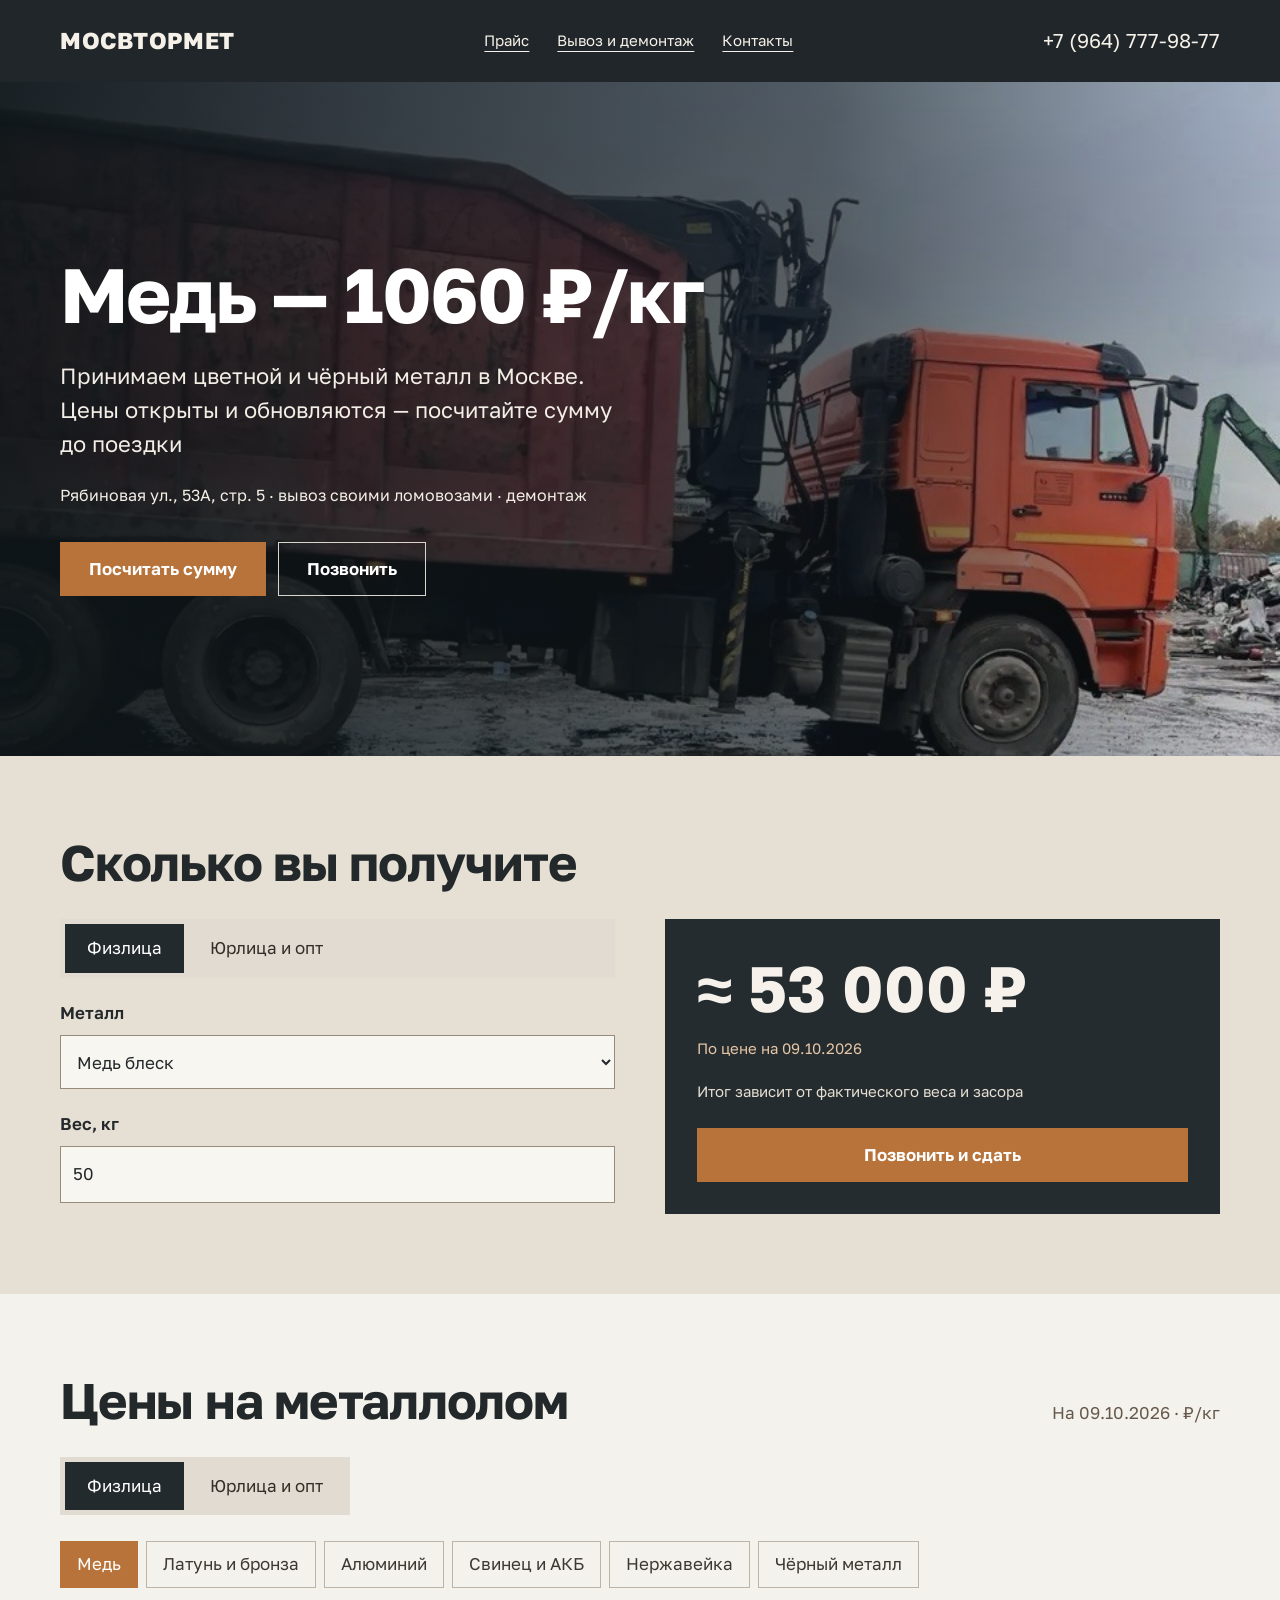
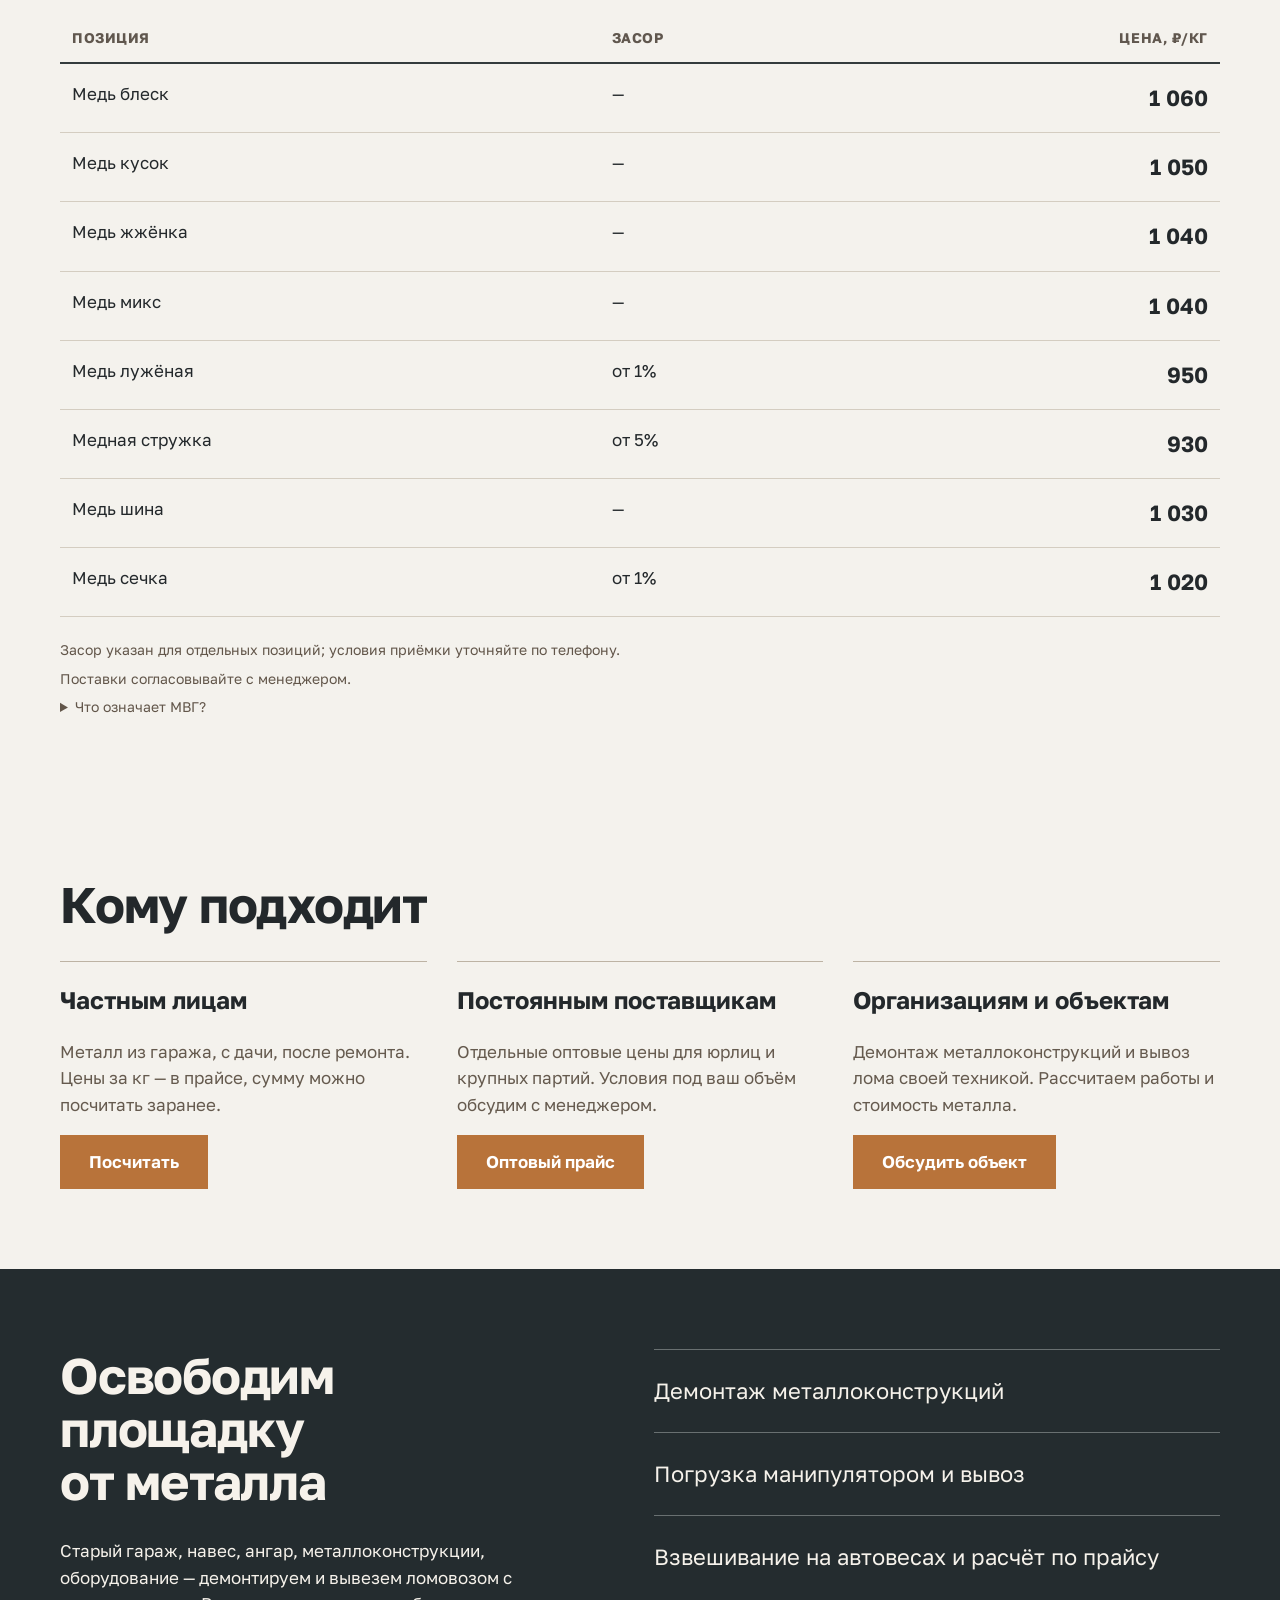
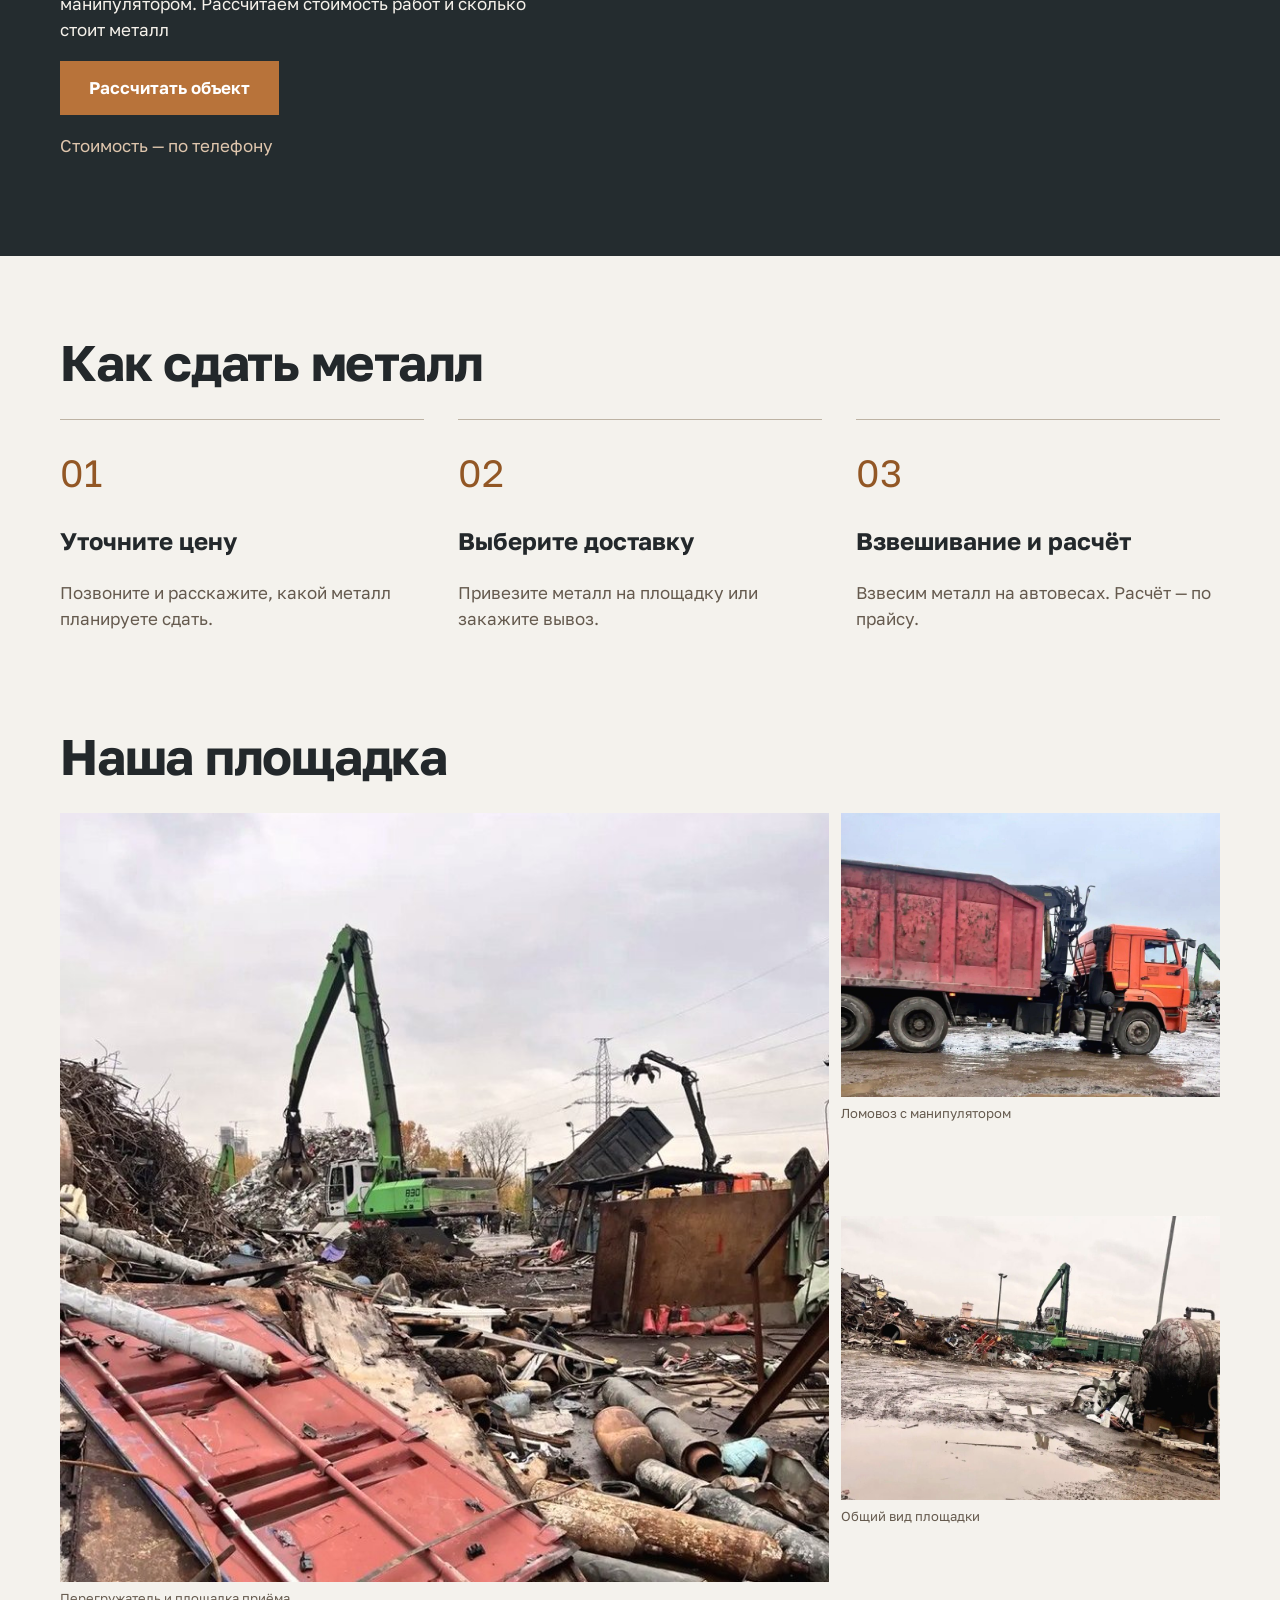
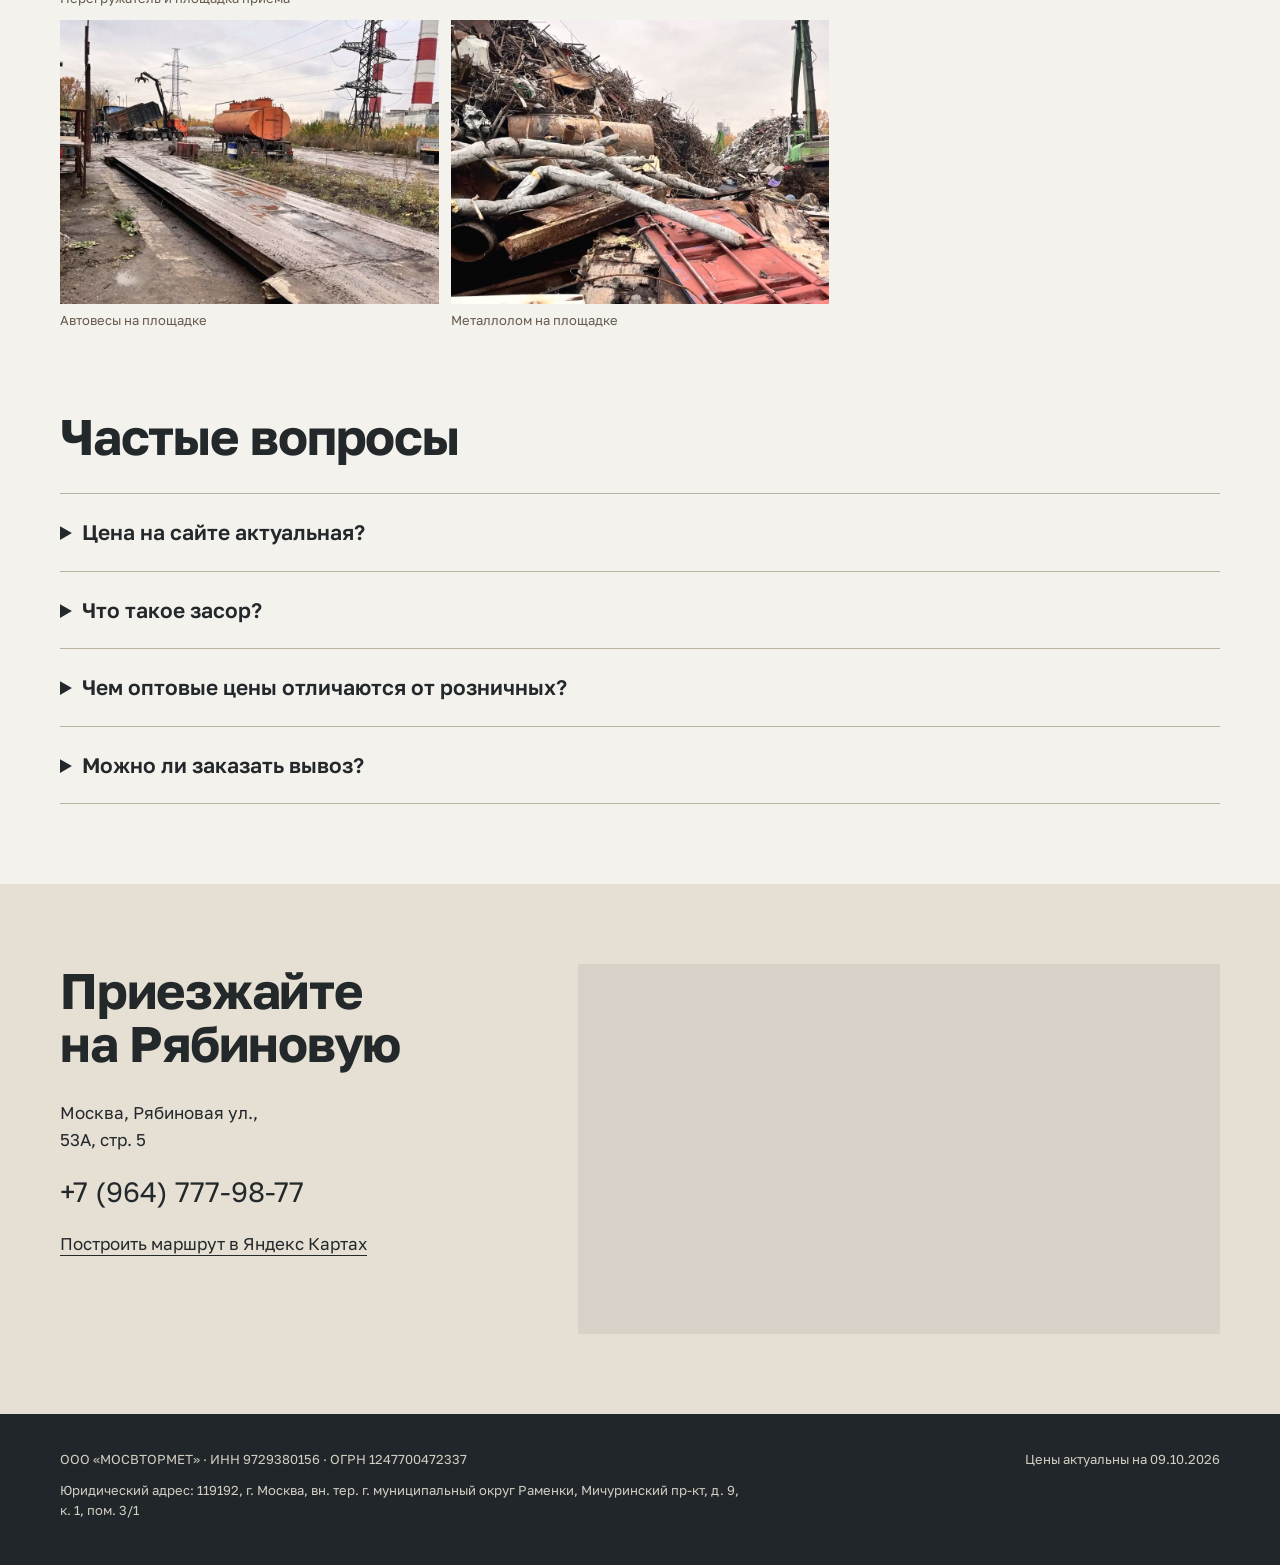
<file: 2026/2026-10/mosvtormet/index.html>
<!doctype html><html lang="ru"><head><meta charset="utf-8"><meta name="viewport" content="width=device-width,initial-scale=1">
<title>Мосвтормет — приём металлолома в Москве, медь 1060 ₽/кг</title>
<meta name="description" content="Медь — 1060 ₽/кг. Приём цветного и чёрного металла в Москве, Рябиновая ул., 53А, стр. 5. Открытый прайс, калькулятор суммы, вывоз своими ломовозами и демонтаж.">
<script type="application/ld+json">{"@context": "https://schema.org", "@graph": [{"@type": "RecyclingCenter", "name": "Мосвтормет", "legalName": "ООО «МОСВТОРМЕТ»", "telephone": "+79647779877", "address": {"@type": "PostalAddress", "streetAddress": "Рябиновая ул., 53А, стр. 5", "addressLocality": "Москва", "addressCountry": "RU"}, "geo": {"@type": "GeoCoordinates", "latitude": 55.69236, "longitude": 37.437274}, "hasMap": "https://yandex.ru/maps/org/40041225973/"}, {"@type": "FAQPage", "mainEntity": [{"@type": "Question", "name": "Цена на сайте актуальная?", "acceptedAnswer": {"@type": "Answer", "text": "Прайс обновляем при изменении цен, дата указана над таблицей. Перед поездкой можно уточнить по телефону."}}, {"@type": "Question", "name": "Что такое засор?", "acceptedAnswer": {"@type": "Answer", "text": "Это доля примесей: краски, пластика, грязи, других металлов. На неё уменьшается вес при расчёте. Для каждой позиции засор указан в прайсе."}}, {"@type": "Question", "name": "Чем оптовые цены отличаются от розничных?", "acceptedAnswer": {"@type": "Answer", "text": "Для юрлиц и крупных партий действуют отдельные цены, они выше розничных. Поставки согласовываются с менеджером."}}, {"@type": "Question", "name": "Можно ли заказать вывоз?", "acceptedAnswer": {"@type": "Answer", "text": "Да, своими ломовозами с манипулятором. Объём и стоимость рассчитаем по телефону."}}]}]}</script><style>
@font-face{font-family:Industry;src:url('img/industry.woff2')}*{box-sizing:border-box}html{scroll-behavior:smooth;scroll-padding-top:24px}body{margin:0;color:#23282b;background:#f4f2ed;font:17px/1.55 Industry,'Segoe UI',sans-serif}::selection{background:#b8733a;color:white}a{color:inherit;text-underline-offset:5px}button,a{-webkit-tap-highlight-color:transparent}button{font:inherit;cursor:pointer}a:focus-visible,button:focus-visible,summary:focus-visible{outline:3px solid #bb743b;outline-offset:5px}h1,h2,h3,p{margin-top:0}h1,h2{line-height:1.06;letter-spacing:-.025em;text-wrap:balance}h1{font-size:clamp(42px,6vw,78px);max-width:780px;margin-bottom:24px}h2{font-size:clamp(32px,4vw,50px);margin-bottom:30px}h3{font-size:24px;line-height:1.2}p{max-width:65ch}.wrap{width:min(1160px,calc(100% - 48px));margin:auto}.top{background:#202629;color:#f5f1e9}.top .wrap{display:flex;align-items:center;justify-content:space-between;gap:24px;padding-block:23px}.logo{font-weight:750;letter-spacing:.025em;font-size:23px;text-decoration:none}.top nav{display:flex;gap:28px;font-size:15px}.phone{white-space:nowrap;text-decoration:none;font-size:20px}.hero{position:relative;color:#fff;background:#202629;isolation:isolate}.hero-photo{position:absolute;width:100%;height:100%;object-fit:cover;object-position:center 45%;inset:0;z-index:-2}.hero:before{content:'';position:absolute;inset:0;background:linear-gradient(90deg,rgba(14,21,24,.94),rgba(14,21,24,.65) 65%,rgba(14,21,24,.22));z-index:-1}.hero .wrap{padding-block:92px 80px}.hero p{font-size:22px;max-width:580px;color:#f3eee6}.actions{display:flex;gap:12px;flex-wrap:wrap;margin-top:34px}.btn{display:inline-flex;align-items:center;justify-content:center;min-height:54px;padding:13px 28px;background:#b8733a;color:white;text-decoration:none;font-weight:650;border:1px solid transparent;transition:background .18s}.btn:hover{background:#8d5225}.btn.outline{background:transparent;border-color:#dad5cd}.btn.outline:hover{background:#ffffff22}.hero .address{margin:36px 0 0;font-size:16px}.band{background:#e6dfd3;border-bottom:1px solid #c6beb1}.band .wrap{display:flex;justify-content:space-between;gap:22px;padding-block:20px;font-size:16px}section{padding:80px 0}.sectionhead{display:flex;justify-content:space-between;align-items:baseline;gap:20px}.date{color:#66584a;white-space:nowrap}.switch{display:inline-flex;gap:4px;background:#e1dbd1;padding:5px;margin-bottom:26px}.switch button{border:0;padding:11px 22px;background:transparent;color:#332e28}.switch button[aria-pressed=true]{background:#232a2d;color:white}.tabs{display:flex;flex-wrap:wrap;gap:8px;margin-bottom:25px}.tabs button{border:1px solid #bdb4a6;background:transparent;color:#3d3932;padding:9px 16px}.tabs button[aria-selected=true]{background:#b8733a;color:#fff;border-color:#b8733a}.tabs button:hover{border-color:#6e472a}.price-table{width:100%;border-collapse:collapse;font-variant-numeric:tabular-nums}.price-table th{text-align:left;font-size:14px;text-transform:uppercase;letter-spacing:.04em;color:#60574e;padding:14px 12px;border-bottom:2px solid #343b3d}.price-table td{padding:17px 12px;border-bottom:1px solid #d4cdc1;vertical-align:top}.price-table td:last-child{text-align:right;white-space:nowrap;font-size:22px;font-weight:650}.price-table th:last-child{text-align:right}.price-table small{display:block;font-size:14px;font-weight:400;color:#67594b}.notes{color:#62564a;font-size:14px;margin-top:22px}.notes p{margin-bottom:7px}.notes summary{cursor:pointer}.services{background:#242c2f;color:#f6f2eb}.service-grid{display:grid;grid-template-columns:1fr 1.1fr;gap:80px}.service-grid ul{list-style:none;margin:0;padding:0}.service-grid li{padding:24px 0;border-top:1px solid #697071;font-size:22px}.services .cost{color:#dfc6ad;margin-top:18px}.steps{display:grid;grid-template-columns:repeat(3,1fr);gap:34px;counter-reset:step}.step{border-top:1px solid #bdb3a4;padding-top:24px}.step:before{counter-increment:step;content:'0' counter(step);color:#925725;font-size:38px;display:block;margin-bottom:24px}.step p{color:#655a4e}.gallery{display:grid;grid-template-columns:repeat(3,1fr);gap:12px}.gallery img{width:100%;height:auto;aspect-ratio:4/3;object-fit:cover;display:block}.gallery figure{margin:0}.gallery figure:first-child{grid-column:span 2;grid-row:span 2}.gallery figure:first-child img{aspect-ratio:1/1}.gallery figcaption{font-size:13px;color:#655a4e;padding-top:6px}.contacts{background:#e6dfd3}.contact-grid{display:grid;grid-template-columns:1fr 1.4fr;gap:60px}.contact-grid iframe{width:100%;height:370px;border:0;background:#d7d1c7}.contact-grid .phone{font-size:28px;white-space:normal}.footer{padding:35px 0;background:#202629;color:#d3cec4;font-size:13px}.footer .wrap{display:flex;justify-content:space-between;gap:36px}.footer p{max-width:680px;margin-bottom:10px}.sticky{display:none}noscript{display:block;padding:20px;background:#ead7c2} @media(prefers-reduced-motion:reduce){html{scroll-behavior:auto}*{transition:none!important}}
@media(max-width:700px){.wrap{width:calc(100% - 36px)}.top .wrap{padding-block:19px}.top nav,.top .phone{display:none}.logo{font-size:21px}.hero .wrap{padding-block:65px 45px}.hero p{font-size:19px}.hero-photo{object-position:65% center}.hero:before{background:rgba(14,21,24,.76)}.actions .btn{flex:1;padding-inline:16px}.band .wrap{display:block;font-size:14px}.band span{display:block;margin:4px 0}section{padding:54px 0}.sectionhead{display:block}.sectionhead h2{margin-bottom:14px}.date{margin-bottom:24px;font-size:15px}.switch{display:flex}.switch button{flex:1;padding:10px;font-size:15px}.tabs{gap:6px}.tabs button{font-size:14px;padding:8px 12px}.price-table th{font-size:11px;padding:10px 4px}.price-table td{font-size:15px;padding:14px 4px}.price-table td:last-child{font-size:17px}.price-table small{font-size:12px}.price-table th:nth-child(2){width:19%}.service-grid,.steps,.contact-grid{grid-template-columns:1fr;gap:28px}.service-grid li{font-size:19px}.gallery{grid-template-columns:1fr 1fr}.gallery figure:first-child{grid-column:span 2;grid-row:auto}.gallery figure:first-child img{aspect-ratio:4/3}.gallery figcaption{font-size:12px}.contact-grid iframe{height:300px}.footer .wrap{display:block}.footer{padding-bottom:95px}.sticky{display:flex;position:fixed;bottom:0;left:0;right:0;padding:10px 18px max(10px,env(safe-area-inset-bottom));background:#202629;z-index:5}.sticky a{width:100%}}
.hero .facts{font-size:16px;max-width:650px;margin-bottom:0}.calculator{background:#e6dfd3}.calc-grid{display:grid;grid-template-columns:1fr 1fr;gap:50px;align-items:start}.calc-fields{display:grid;gap:22px;min-width:0}.calc-fields label{display:block;font-weight:600;margin-bottom:9px}.calc-fields select,.calc-fields input{display:block;width:100%;min-width:0;max-width:100%;font:inherit;color:#23282b;background:#f8f6f1;border:1px solid #978b7c;border-radius:0;padding:14px 12px;min-height:54px}.calc-fields select{white-space:nowrap;text-overflow:ellipsis}.calc-fields input:focus-visible,.calc-fields select:focus-visible{outline:3px solid #925725;outline-offset:3px}.calc-fields input[aria-invalid=true]{border-color:#a32d20}.calc-fields .switch{margin-bottom:0}.calc-result{background:#242c2f;color:#f6f2eb;padding:32px;min-width:0}.calc-result output{display:block;font-size:clamp(38px,5vw,64px);line-height:1.15;font-weight:700;font-variant-numeric:tabular-nums;overflow-wrap:anywhere}.calc-result .calc-date{margin:12px 0 20px;color:#e6c5a5;font-size:15px}.calc-result .caveat{font-size:15px;color:#e4ddd1;margin:0 0 24px}.calc-result .btn{width:100%}.calc-result .calc-error{font-size:23px;font-weight:500}.calc-result [hidden]{display:none}.audience-grid{display:grid;grid-template-columns:repeat(3,minmax(0,1fr));gap:30px}.audience-grid article{border-top:1px solid #bdb3a4;padding-top:24px;display:flex;flex-direction:column;align-items:start}.audience-grid p{color:#655a4e}.audience-grid .btn{margin-top:auto}.audience-grid button{font-size:inherit}.faq{padding-top:0}.faq details{border-top:1px solid #bdb3a4;padding:22px 0}.faq details:last-child{border-bottom:1px solid #bdb3a4}.faq summary{cursor:pointer;font-weight:600;font-size:21px;padding-right:10px}.faq details p{margin:18px 0 0;color:#655a4e;max-width:75ch}@media(max-width:700px){.hero .facts{font-size:15px}.calc-grid,.audience-grid{grid-template-columns:1fr;gap:28px}.calc-result{padding:24px}.calc-result output{font-size:42px}.calc-fields .switch{margin:0}.audience-grid article{padding-top:20px}.faq summary{font-size:19px}.calculator .switch button{padding-inline:8px}}
</style></head><body>
<header class="top"><div class="wrap"><a class="logo" href="#">МОСВТОРМЕТ</a><nav aria-label="Основная навигация"><a href="#prices">Прайс</a><a href="#services">Вывоз и демонтаж</a><a href="#contacts">Контакты</a></nav><a class="phone" href="tel:+79647779877">+7 (964) 777-98-77</a></div></header>
<main><section class="hero"><img class="hero-photo" src="img/site-14-08-57-4x3.jpg" alt="Ломовоз с манипулятором на площадке Мосвтормет" loading="lazy" width="960" height="720"><div class="wrap"><h1>Медь — 1060 ₽/кг</h1><p>Принимаем цветной и чёрный металл в Москве. Цены открыты и обновляются — посчитайте сумму до поездки</p><p class="facts">Рябиновая ул., 53А, стр. 5 · вывоз своими ломовозами · демонтаж</p><div class="actions"><a class="btn" href="#calculator">Посчитать сумму</a><a class="btn outline" href="tel:+79647779877">Позвонить</a></div></div></section>
<section class="calculator" id="calculator" aria-labelledby="calculator-title"><div class="wrap"><h2 id="calculator-title">Сколько вы получите</h2><div class="calc-grid"><div class="calc-fields"><div class="switch" role="group" aria-label="Тип клиента для расчёта"><button type="button" data-calc-mode="fiz" aria-pressed="true">Физлица</button><button type="button" data-calc-mode="ur" aria-pressed="false">Юрлица и опт</button></div><div><label for="calc-metal">Металл</label><select id="calc-metal" aria-describedby="calc-caveat"></select></div><div><label for="calc-weight">Вес, кг</label><input id="calc-weight" type="text" inputmode="decimal" value="50" autocomplete="off" aria-describedby="calc-caveat" aria-invalid="false"></div></div><div class="calc-result"><div aria-live="polite" aria-atomic="true"><output id="calc-total" for="calc-metal calc-weight">Введите вес для расчёта</output><a class="btn" id="calc-request" href="tel:+79647779877" hidden>Узнать цену по телефону</a><p class="calc-date">По цене на 09.10.2026</p><p class="caveat" id="calc-caveat">Итог зависит от фактического веса и засора</p></div><a class="btn" id="calc-submit" href="tel:+79647779877">Позвонить и сдать</a></div></div><noscript>Для расчёта суммы включите JavaScript или уточните цену по телефону +7 (964) 777-98-77.</noscript></div></section>
<section id="prices"><div class="wrap"><div class="sectionhead"><h2>Цены на металлолом</h2><p class="date">На 09.10.2026 · ₽/кг</p></div><div class="switch" aria-label="Тип клиента"><button data-mode="fiz" aria-pressed="true">Физлица</button><button data-mode="ur" aria-pressed="false">Юрлица и опт</button></div><div class="tabs" role="tablist" aria-label="Группы металла"></div><div role="tabpanel" id="price-panel" tabindex="0"><table class="price-table"><thead><tr><th scope="col">Позиция</th><th scope="col">Засор</th><th scope="col">Цена, ₽/кг</th></tr></thead><tbody id="price-rows"><tr><td>Медь блеск</td><td>—</td><td>1060</td></tr><tr><td>Медь кусок</td><td>—</td><td>1050</td></tr><tr><td>Медь жжёнка</td><td>—</td><td>1040</td></tr><tr><td>Медь микс</td><td>—</td><td>1040</td></tr><tr><td>Медь лужёная</td><td>от 1%</td><td>950</td></tr><tr><td>Медная стружка</td><td>от 5%</td><td>930</td></tr><tr><td>Медь шина</td><td>—</td><td>1030</td></tr><tr><td>Медь сечка</td><td>от 1%</td><td>1020</td></tr></tbody></table></div><noscript>Для выбора группы включите JavaScript. Полный прайс можно уточнить по телефону +7 (964) 777-98-77.</noscript><div class="notes"><p>Засор указан для отдельных позиций; условия приёмки уточняйте по телефону.</p><p>Поставки согласовывайте с менеджером.</p><details><summary>Что означает МВГ?</summary><p>МВГ — металл в готовом (чистый выход).</p></details></div></div></section>
<section id="audience"><div class="wrap"><h2>Кому подходит</h2><div class="audience-grid"><article><h3>Частным лицам</h3><p>Металл из гаража, с дачи, после ремонта. Цены за кг — в прайсе, сумму можно посчитать заранее.</p><a class="btn" href="#calculator">Посчитать</a></article><article><h3>Постоянным поставщикам</h3><p>Отдельные оптовые цены для юрлиц и крупных партий. Условия под ваш объём обсудим с менеджером.</p><button class="btn" id="wholesale-prices" type="button">Оптовый прайс</button></article><article><h3>Организациям и объектам</h3><p>Демонтаж металлоконструкций и вывоз лома своей техникой. Рассчитаем работы и стоимость металла.</p><a class="btn" href="tel:+79647779877">Обсудить объект</a></article></div></div></section>
<section class="services" id="services"><div class="wrap service-grid"><div><h2>Освободим площадку от металла</h2><p>Старый гараж, навес, ангар, металлоконструкции, оборудование — демонтируем и вывезем ломовозом с манипулятором. Рассчитаем стоимость работ и сколько стоит металл</p><a class="btn" href="tel:+79647779877">Рассчитать объект</a><p class="cost">Стоимость — по телефону</p></div><ul><li>Демонтаж металлоконструкций</li><li>Погрузка манипулятором и вывоз</li><li>Взвешивание на автовесах и расчёт по прайсу</li></ul></div></section>
<section><div class="wrap"><h2>Как сдать металл</h2><div class="steps"><article class="step"><h3>Уточните цену</h3><p>Позвоните и расскажите, какой металл планируете сдать.</p></article><article class="step"><h3>Выберите доставку</h3><p>Привезите металл на площадку или закажите вывоз.</p></article><article class="step"><h3>Взвешивание и расчёт</h3><p>Взвесим металл на автовесах. Расчёт — по прайсу.</p></article></div></div></section>
<section style="padding-top:0"><div class="wrap"><h2>Наша площадка</h2><div class="gallery"><figure><img src="img/site-14-08-52-1x1.jpg" width="800" height="800" loading="lazy" alt="Перегружатель и площадка приёма"><figcaption>Перегружатель и площадка приёма</figcaption></figure><figure><img src="img/site-14-08-57-4x3.jpg" width="960" height="720" loading="lazy" alt="Ломовоз с манипулятором"><figcaption>Ломовоз с манипулятором</figcaption></figure><figure><img src="img/site-14-09-05-4x3.jpg" width="960" height="720" loading="lazy" alt="Общий вид площадки"><figcaption>Общий вид площадки</figcaption></figure><figure><img src="img/site-14-09-12-4x3.jpg" width="960" height="720" loading="lazy" alt="Автовесы на площадке"><figcaption>Автовесы на площадке</figcaption></figure><figure><img src="img/site-14-09-17-4x3.jpg" width="960" height="720" loading="lazy" alt="Металлолом на площадке"><figcaption>Металлолом на площадке</figcaption></figure></div></div></section>
<section class="faq" id="faq"><div class="wrap"><h2>Частые вопросы</h2><details><summary>Цена на сайте актуальная?</summary><p>Прайс обновляем при изменении цен, дата указана над таблицей. Перед поездкой можно уточнить по телефону.</p></details><details><summary>Что такое засор?</summary><p>Это доля примесей: краски, пластика, грязи, других металлов. На неё уменьшается вес при расчёте. Для каждой позиции засор указан в прайсе.</p></details><details><summary>Чем оптовые цены отличаются от розничных?</summary><p>Для юрлиц и крупных партий действуют отдельные цены, они выше розничных. Поставки согласовываются с менеджером.</p></details><details><summary>Можно ли заказать вывоз?</summary><p>Да, своими ломовозами с манипулятором. Объём и стоимость рассчитаем по телефону.</p></details></div></section>
<section class="contacts" id="contacts"><div class="wrap contact-grid"><div><h2>Приезжайте<br>на Рябиновую</h2><p>Москва, Рябиновая ул.,<br>53А, стр. 5</p><p><a class="phone" href="tel:+79647779877">+7 (964) 777-98-77</a></p><a href="https://yandex.ru/maps/org/40041225973/" target="_blank" rel="noopener">Построить маршрут в Яндекс Картах</a></div><iframe title="Мосвтормет на Яндекс Картах" src="https://yandex.ru/map-widget/v1/?ll=37.437274%2C55.692360&amp;z=16&amp;oid=40041225973" loading="lazy" allowfullscreen></iframe></div></section></main>
<footer class="footer"><div class="wrap"><div><p>ООО «МОСВТОРМЕТ» · ИНН 9729380156 · ОГРН 1247700472337</p><p>Юридический адрес: 119192, г. Москва, вн. тер. г. муниципальный округ Раменки, Мичуринский пр-кт, д. 9, к. 1, пом. 3/1</p></div><p>Цены актуальны на 09.10.2026</p></div></footer><div class="sticky"><a class="btn" href="tel:+79647779877">Позвонить · +7 (964) 777-98-77</a></div>
<script id="prices-data" type="application/json">{"date": "09.10.2026", "items": [{"group": "Медь", "name": "Медь блеск", "zasor": null, "price_fiz": 1060, "price_ur": null, "note": "", "source": "client"}, {"group": "Медь", "name": "Медь кусок", "zasor": null, "price_fiz": 1050, "price_ur": null, "note": "", "source": "client"}, {"group": "Медь", "name": "Медь жжёнка", "zasor": null, "price_fiz": 1040, "price_ur": null, "note": "", "source": "client"}, {"group": "Медь", "name": "Медь микс", "zasor": null, "price_fiz": 1040, "price_ur": null, "note": "", "source": "client"}, {"group": "Медь", "name": "Медь лужёная", "zasor": "от 1%", "price_fiz": 950, "price_ur": null, "note": "", "source": "placeholder"}, {"group": "Медь", "name": "Медная стружка", "zasor": "от 5%", "price_fiz": 930, "price_ur": null, "note": "", "source": "placeholder"}, {"group": "Медь", "name": "Медь шина", "zasor": null, "price_fiz": 1030, "price_ur": null, "note": "", "source": "placeholder"}, {"group": "Медь", "name": "Медь сечка", "zasor": "от 1%", "price_fiz": 1020, "price_ur": null, "note": "", "source": "placeholder"}, {"group": "Латунь и бронза", "name": "Латунь микс", "zasor": "от 1%", "price_fiz": 655, "price_ur": null, "note": "", "source": "placeholder"}, {"group": "Латунь и бронза", "name": "Латунь ЛС-59", "zasor": null, "price_fiz": 665, "price_ur": null, "note": "", "source": "placeholder"}, {"group": "Латунь и бронза", "name": "Латунные радиаторы", "zasor": "от 0,5%", "price_fiz": 660, "price_ur": null, "note": "", "source": "placeholder"}, {"group": "Латунь и бронза", "name": "Латунная стружка", "zasor": "от 1%", "price_fiz": 595, "price_ur": null, "note": "", "source": "placeholder"}, {"group": "Латунь и бронза", "name": "Бронза микс", "zasor": "от 0,5%", "price_fiz": 750, "price_ur": null, "note": "", "source": "placeholder"}, {"group": "Алюминий (розница)", "name": "Алюминиевый профиль", "zasor": null, "price_fiz": 238, "price_ur": 255, "note": "", "source": "client"}, {"group": "Алюминий (розница)", "name": "Алюминий электротехнический", "zasor": null, "price_fiz": 250, "price_ur": 270, "note": "", "source": "client"}, {"group": "Алюминий (розница)", "name": "Алюминий микс", "zasor": null, "price_fiz": 135, "price_ur": null, "note": "", "source": "client"}, {"group": "Алюминий (розница)", "name": "Алюминий моторный", "zasor": null, "price_fiz": 145, "price_ur": 165, "note": "", "source": "client"}, {"group": "Алюминий (розница)", "name": "Алюминиевые диски", "zasor": null, "price_fiz": 180, "price_ur": 185, "note": "", "source": "client"}, {"group": "Алюминий опт (юрлица)", "name": "Сечка алюминиевая без меди", "zasor": null, "price_fiz": null, "price_ur": 250, "note": "", "source": "client"}, {"group": "Алюминий опт (юрлица)", "name": "Сечка алюминиевая с медью", "zasor": null, "price_fiz": null, "price_ur": 180, "note": "", "source": "client"}, {"group": "Алюминий опт (юрлица)", "name": "Алюминиевая посуда", "zasor": null, "price_fiz": null, "price_ur": 263, "note": "", "source": "client"}, {"group": "Алюминий опт (юрлица)", "name": "Автомобильные номера", "zasor": null, "price_fiz": null, "price_ur": 245, "note": "", "source": "client"}, {"group": "Алюминий опт (юрлица)", "name": "Профиль без краски", "zasor": null, "price_fiz": null, "price_ur": 258, "note": "", "source": "client"}, {"group": "Алюминий опт (юрлица)", "name": "Профиль блестящий", "zasor": null, "price_fiz": null, "price_ur": 260, "note": "", "source": "client"}, {"group": "Алюминий опт (юрлица)", "name": "Профиль с пластиком", "zasor": null, "price_fiz": null, "price_ur": 235, "note": "минус засор; засор более 30% не принимаем", "source": "client"}, {"group": "Алюминий опт (юрлица)", "name": "Офсет", "zasor": null, "price_fiz": null, "price_ur": 245, "note": "", "source": "client"}, {"group": "Алюминий опт (юрлица)", "name": "АМг2–3", "zasor": null, "price_fiz": null, "price_ur": 190, "note": "", "source": "client"}, {"group": "Алюминий опт (юрлица)", "name": "АМг6", "zasor": null, "price_fiz": null, "price_ur": 195, "note": "", "source": "client"}, {"group": "Алюминий опт (юрлица)", "name": "Д16", "zasor": null, "price_fiz": null, "price_ur": 215, "note": "", "source": "client"}, {"group": "Алюминий опт (юрлица)", "name": "Стружка Д16", "zasor": null, "price_fiz": null, "price_ur": 200, "note": "за МВГ", "source": "client"}, {"group": "Алюминий опт (юрлица)", "name": "АМц", "zasor": null, "price_fiz": null, "price_ur": 165, "note": "", "source": "client"}, {"group": "Алюминий опт (юрлица)", "name": "В95", "zasor": null, "price_fiz": null, "price_ur": null, "note": "по согласованию", "source": "client"}, {"group": "Алюминий опт (юрлица)", "name": "В65", "zasor": null, "price_fiz": null, "price_ur": null, "note": "по согласованию", "source": "client"}, {"group": "Алюминий опт (юрлица)", "name": "Хлам алюминиевый", "zasor": null, "price_fiz": null, "price_ur": 160, "note": "", "source": "client"}, {"group": "Алюминий опт (юрлица)", "name": "Al-Zn (лом б/с)", "zasor": null, "price_fiz": null, "price_ur": 130, "note": "", "source": "client"}, {"group": "Алюминий опт (юрлица)", "name": "Алюминий 10 гр, бессорт", "zasor": null, "price_fiz": null, "price_ur": 135, "note": "при МВГ менее 75%, засор по факту", "source": "client"}, {"group": "Алюминий опт (юрлица)", "name": "Радиаторы автомобильные", "zasor": null, "price_fiz": null, "price_ur": 135, "note": "при засоре выше 15% — доп. засор", "source": "client"}, {"group": "Алюминий опт (юрлица)", "name": "Фольга (АЖ)", "zasor": null, "price_fiz": null, "price_ur": 165, "note": "за МВГ", "source": "client"}, {"group": "Алюминий опт (юрлица)", "name": "Стружка АК", "zasor": null, "price_fiz": null, "price_ur": 155, "note": "за МВГ", "source": "client"}, {"group": "Алюминий опт (юрлица)", "name": "Стружка АВ", "zasor": null, "price_fiz": null, "price_ur": 150, "note": "за МВГ", "source": "client"}, {"group": "Алюминий опт (юрлица)", "name": "Стружка АД", "zasor": null, "price_fiz": null, "price_ur": 215, "note": "за МВГ", "source": "client"}, {"group": "Алюминий опт (юрлица)", "name": "Шлак АД", "zasor": null, "price_fiz": null, "price_ur": 240, "note": "за металлический выход", "source": "client"}, {"group": "Алюминий опт (юрлица)", "name": "Шлак АК", "zasor": null, "price_fiz": null, "price_ur": 150, "note": "за металлический выход", "source": "client"}, {"group": "Алюминий опт (юрлица)", "name": "Банка алюминиевая", "zasor": null, "price_fiz": null, "price_ur": 145, "note": "", "source": "client"}, {"group": "Свинец и АКБ", "name": "Свинец кабельный", "zasor": "от 3%", "price_fiz": 95, "price_ur": null, "note": "", "source": "placeholder"}, {"group": "Свинец и АКБ", "name": "Свинец переплав", "zasor": "от 2%", "price_fiz": 90, "price_ur": null, "note": "", "source": "placeholder"}, {"group": "Свинец и АКБ", "name": "АКБ залитые", "zasor": "1%", "price_fiz": 43, "price_ur": null, "note": "", "source": "placeholder"}, {"group": "Свинец и АКБ", "name": "АКБ сухие", "zasor": "1%", "price_fiz": 46, "price_ur": null, "note": "", "source": "placeholder"}, {"group": "Нержавейка", "name": "Нержавейка 10%", "zasor": null, "price_fiz": 60, "price_ur": null, "note": "", "source": "placeholder"}, {"group": "Нержавейка", "name": "Нержавейка 8%", "zasor": "от 0,5%", "price_fiz": 50, "price_ur": null, "note": "", "source": "placeholder"}, {"group": "Чёрный металл", "name": "Лом чёрных металлов", "zasor": null, "price_fiz": null, "price_ur": null, "note": "", "source": "placeholder"}, {"group": "Чёрный металл", "name": "Чугун", "zasor": null, "price_fiz": null, "price_ur": null, "note": "", "source": "placeholder"}, {"group": "Чёрный металл", "name": "Металлоконструкции", "zasor": null, "price_fiz": null, "price_ur": null, "note": "", "source": "placeholder"}]}</script><script>
const data=JSON.parse(document.getElementById('prices-data').textContent);let mode='fiz',active='Медь';
const groups=['Медь','Латунь и бронза','Алюминий','Свинец и АКБ','Нержавейка','Чёрный металл'];
const esc=s=>String(s??'').replace(/[&<>"']/g,c=>({'&':'&amp;','<':'&lt;','>':'&gt;','"':'&quot;',"'":'&#39;'}[c]));
function paint(){document.querySelector('.tabs').innerHTML=groups.map((g,i)=>`<button role="tab" id="tab-${i}" aria-controls="price-panel" aria-selected="${g===active}" tabindex="${g===active?0:-1}" data-group="${g}">${g}</button>`).join('');document.querySelector('#price-panel').setAttribute('aria-labelledby','tab-'+groups.indexOf(active));document.querySelector('#price-rows').innerHTML=data.items.filter(p=>active==='Алюминий'?(p.group==='Алюминий (розница)'||(mode==='ur'&&p.group==='Алюминий опт (юрлица)')):p.group===active).map(p=>{let v=p[mode==='fiz'?'price_fiz':'price_ur'];return `<tr data-name="${esc(p.name)}"><td>${esc(p.name)}${p.note?'<small>'+esc(p.note)+'</small>':''}</td><td>${esc(p.zasor||'—')}</td><td>${v===null?(p.group==='Чёрный металл'?'по звонку':'по запросу'):v.toLocaleString('ru-RU')}</td></tr>`}).join('')}
document.querySelector('.tabs').addEventListener('click',e=>{if(e.target.dataset.group){active=e.target.dataset.group;paint();document.querySelector('[aria-selected=true]').focus()}});document.querySelector('.tabs').addEventListener('keydown',e=>{if(['ArrowLeft','ArrowRight','Home','End'].includes(e.key)){e.preventDefault();let i=groups.indexOf(active);active=groups[e.key==='Home'?0:e.key==='End'?groups.length-1:(i+(e.key==='ArrowRight'?1:-1)+groups.length)%groups.length];paint();document.querySelector('[aria-selected=true]').focus()}});
function setPriceMode(value){mode=value;document.querySelectorAll('[data-mode]').forEach(x=>x.setAttribute('aria-pressed',String(x.dataset.mode===mode)));paint()}
document.querySelectorAll('[data-mode]').forEach(b=>b.addEventListener('click',()=>setPriceMode(b.dataset.mode)));paint();
document.getElementById('wholesale-prices').addEventListener('click',()=>{active='Алюминий';setPriceMode('ur');document.getElementById('prices').scrollIntoView({block:'start'});document.querySelector('[data-mode="ur"]').focus({preventScroll:true})});
const metalSelect=document.getElementById('calc-metal'),weightInput=document.getElementById('calc-weight'),total=document.getElementById('calc-total'),requestPrice=document.getElementById('calc-request'),calcSubmit=document.getElementById('calc-submit'),caveat=document.getElementById('calc-caveat');let calcMode='fiz';
metalSelect.innerHTML=[...new Set(data.items.map(p=>p.group))].map(g=>`<optgroup label="${esc(g)}">${data.items.map((p,i)=>p.group===g?`<option value="${i}">${esc(p.name)}</option>`:'').join('')}</optgroup>`).join('');
metalSelect.value=String(data.items.findIndex(p=>p.group==='Медь'&&p.price_fiz===Math.max(...data.items.filter(x=>x.group==='Медь').map(x=>x.price_fiz??0))));
function calculate(){const p=data.items[Number(metalSelect.value)],rate=p[calcMode==='fiz'?'price_fiz':'price_ur'];const raw=weightInput.value.trim().replace(',','.');const weight=Number(raw);const valid=/^\d+(?:\.\d+)?$/.test(raw)&&Number.isFinite(weight)&&weight>0&&Number.isFinite(weight*(rate??0));caveat.textContent='Итог зависит от фактического веса и засора'+(p.zasor?' — засор для позиции: '+p.zasor:'');weightInput.setAttribute('aria-invalid',String(!valid));total.hidden=rate===null;requestPrice.hidden=rate!==null;calcSubmit.hidden=rate===null;if(rate===null)return;total.classList.toggle('calc-error',!valid);total.textContent=valid?'≈ '+Math.round(weight*rate).toLocaleString('ru-RU')+' ₽':(raw?'Введите вес больше нуля, например 50':'Введите вес для расчёта')}
metalSelect.addEventListener('change',calculate);weightInput.addEventListener('input',calculate);document.querySelectorAll('[data-calc-mode]').forEach(b=>b.addEventListener('click',()=>{calcMode=b.dataset.calcMode;document.querySelectorAll('[data-calc-mode]').forEach(x=>x.setAttribute('aria-pressed',String(x===b)));calculate()}));calculate();
</script></body></html>
</file>
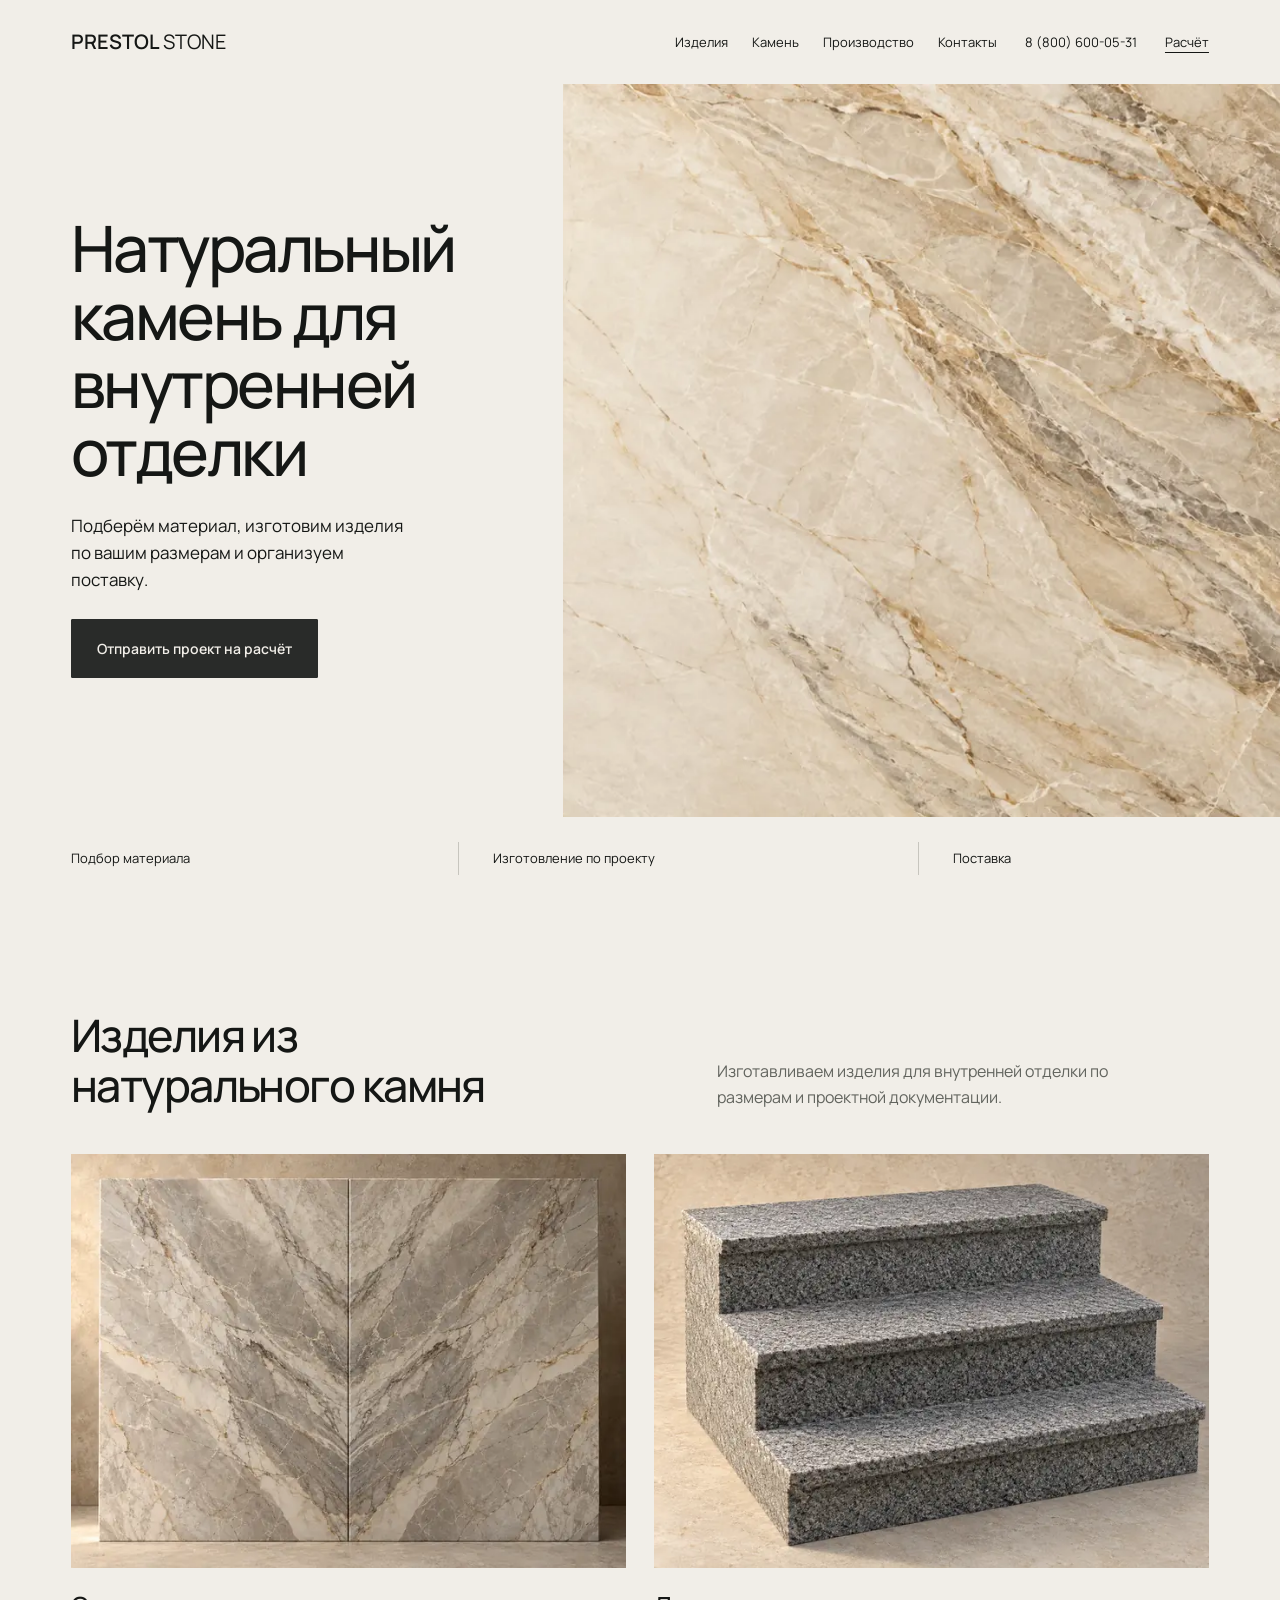
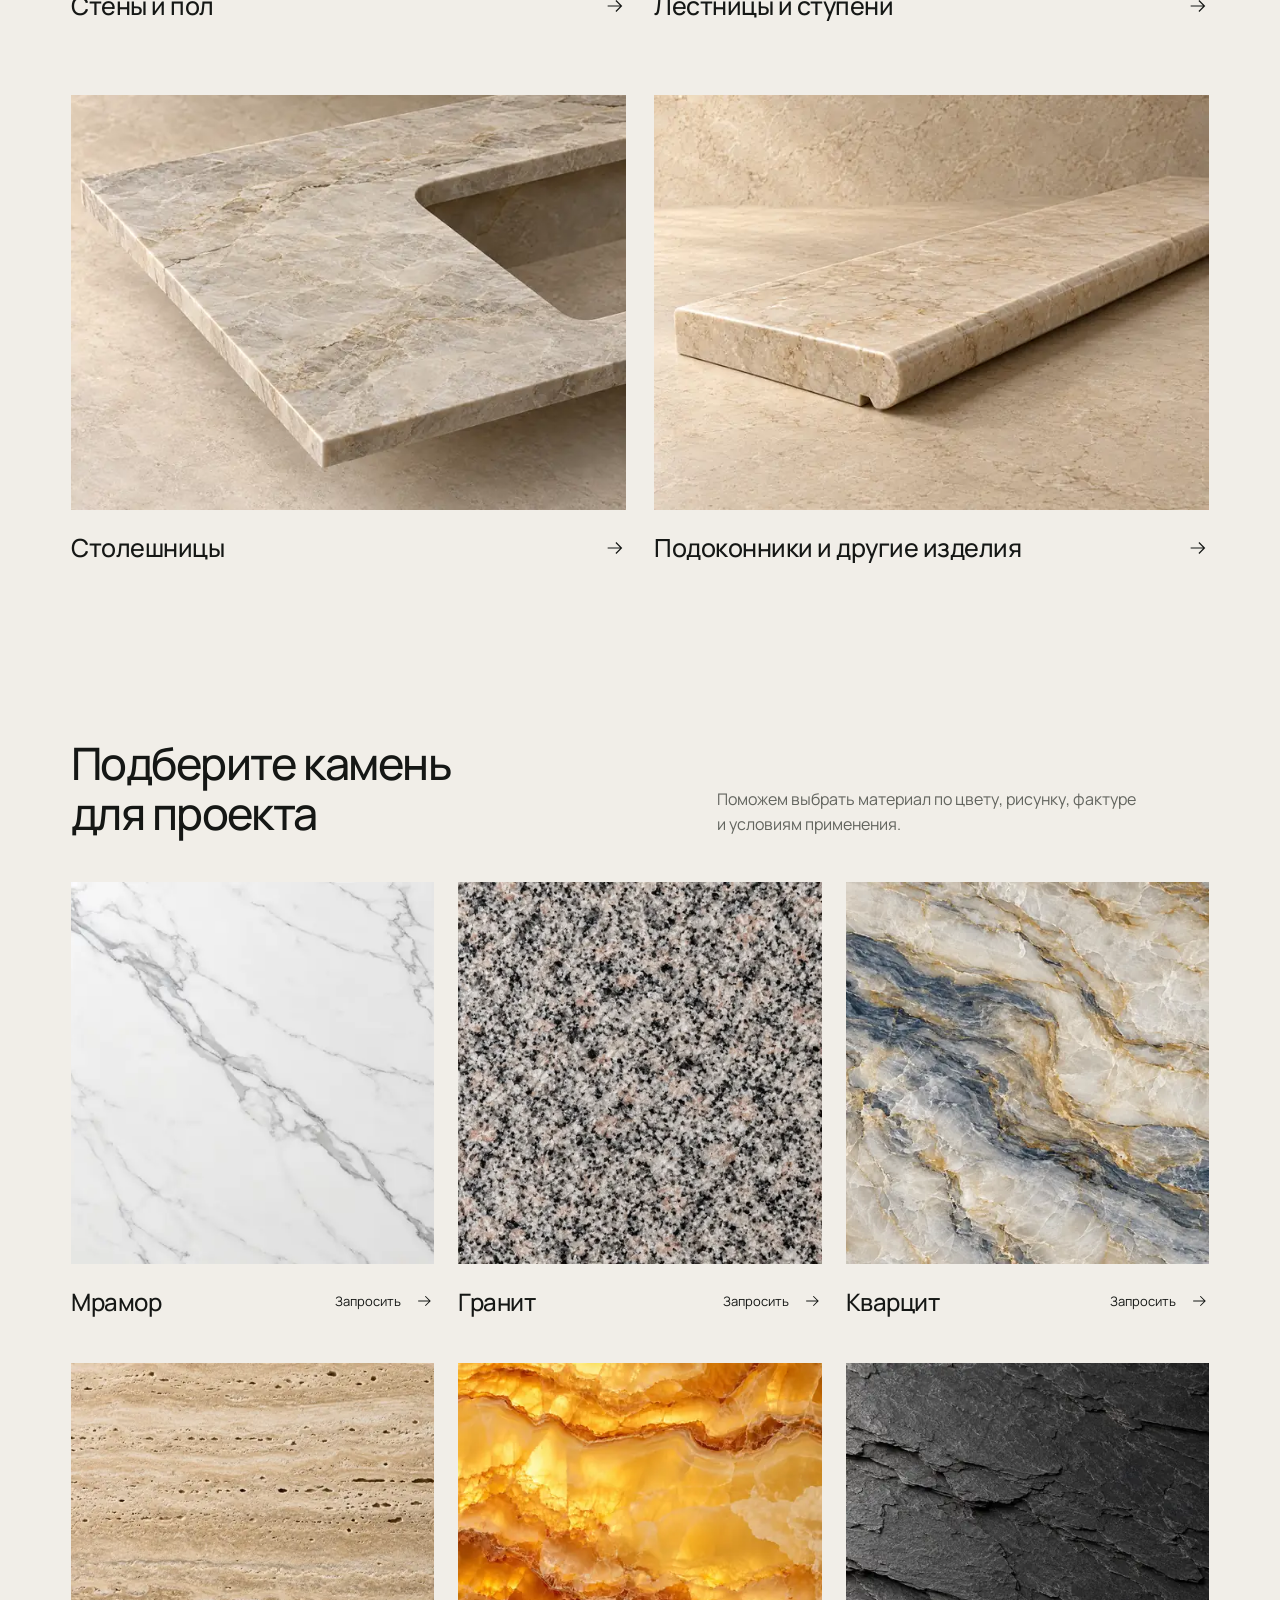
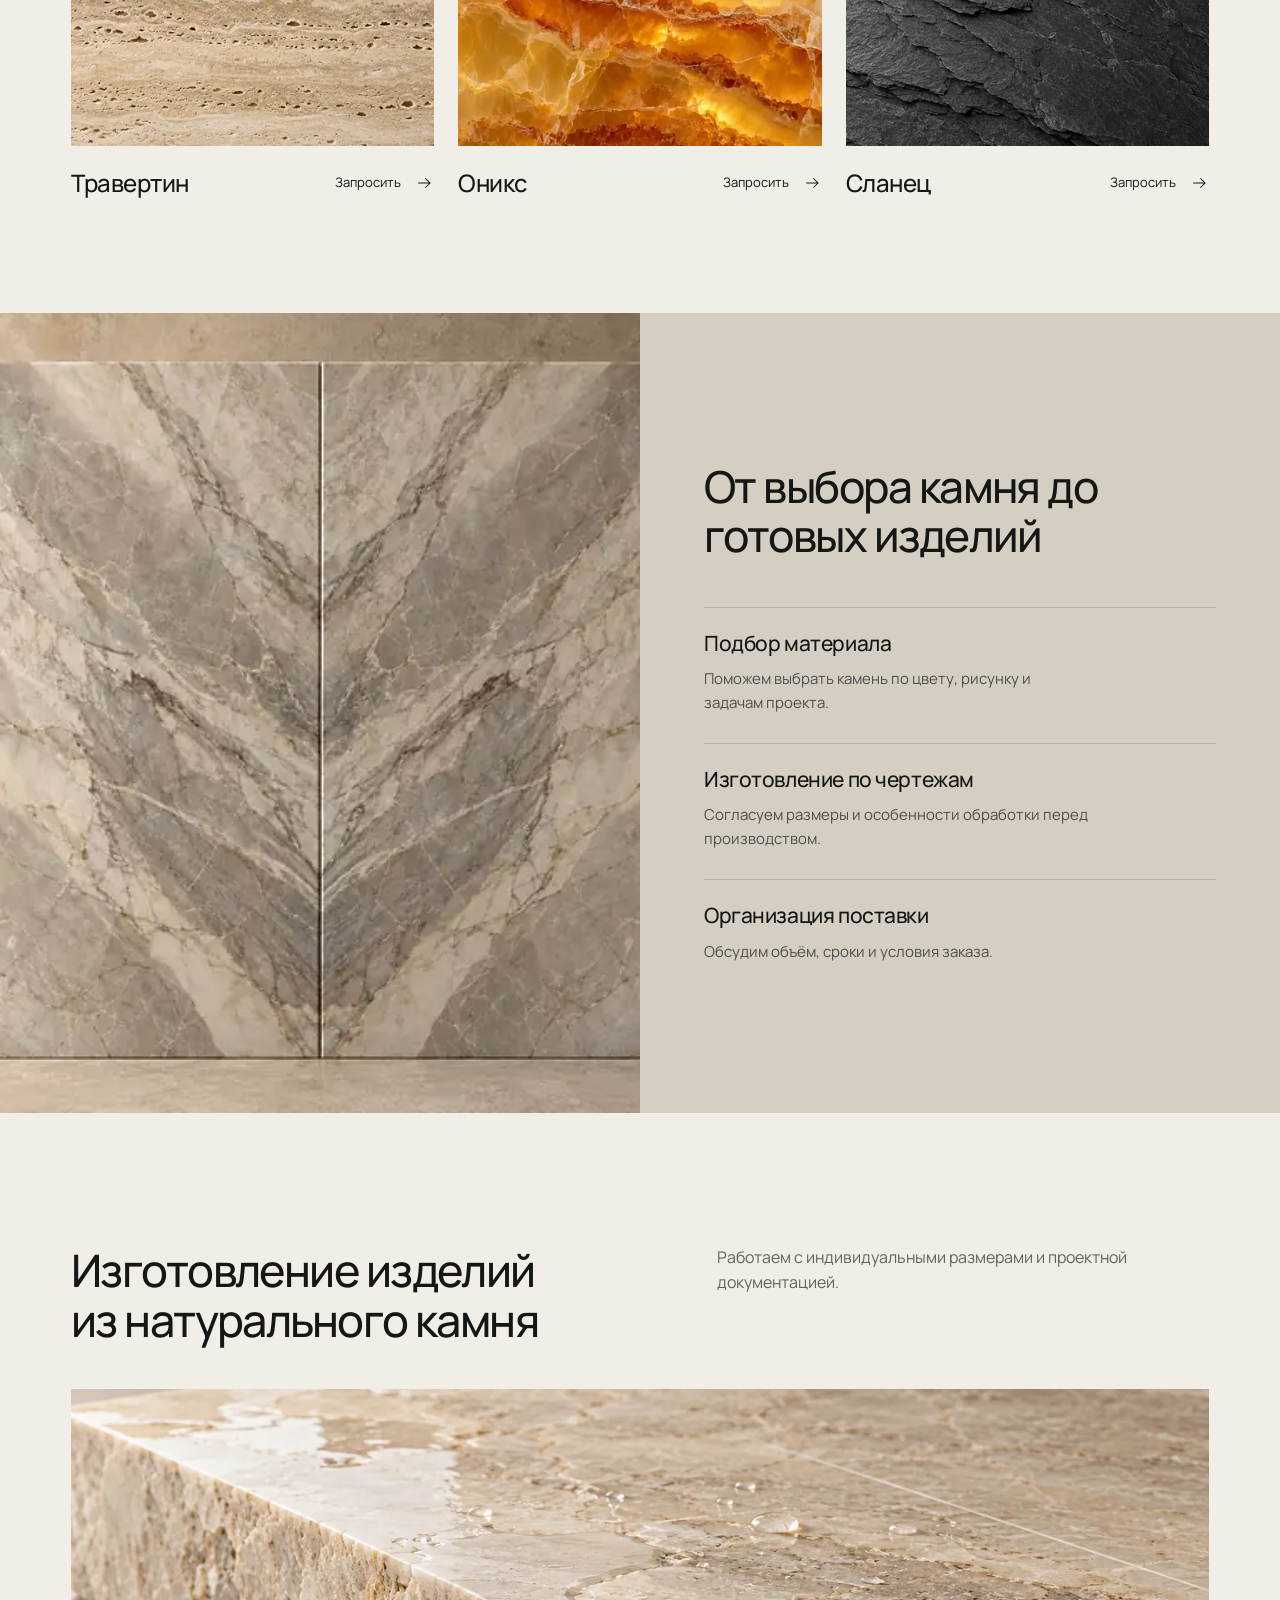
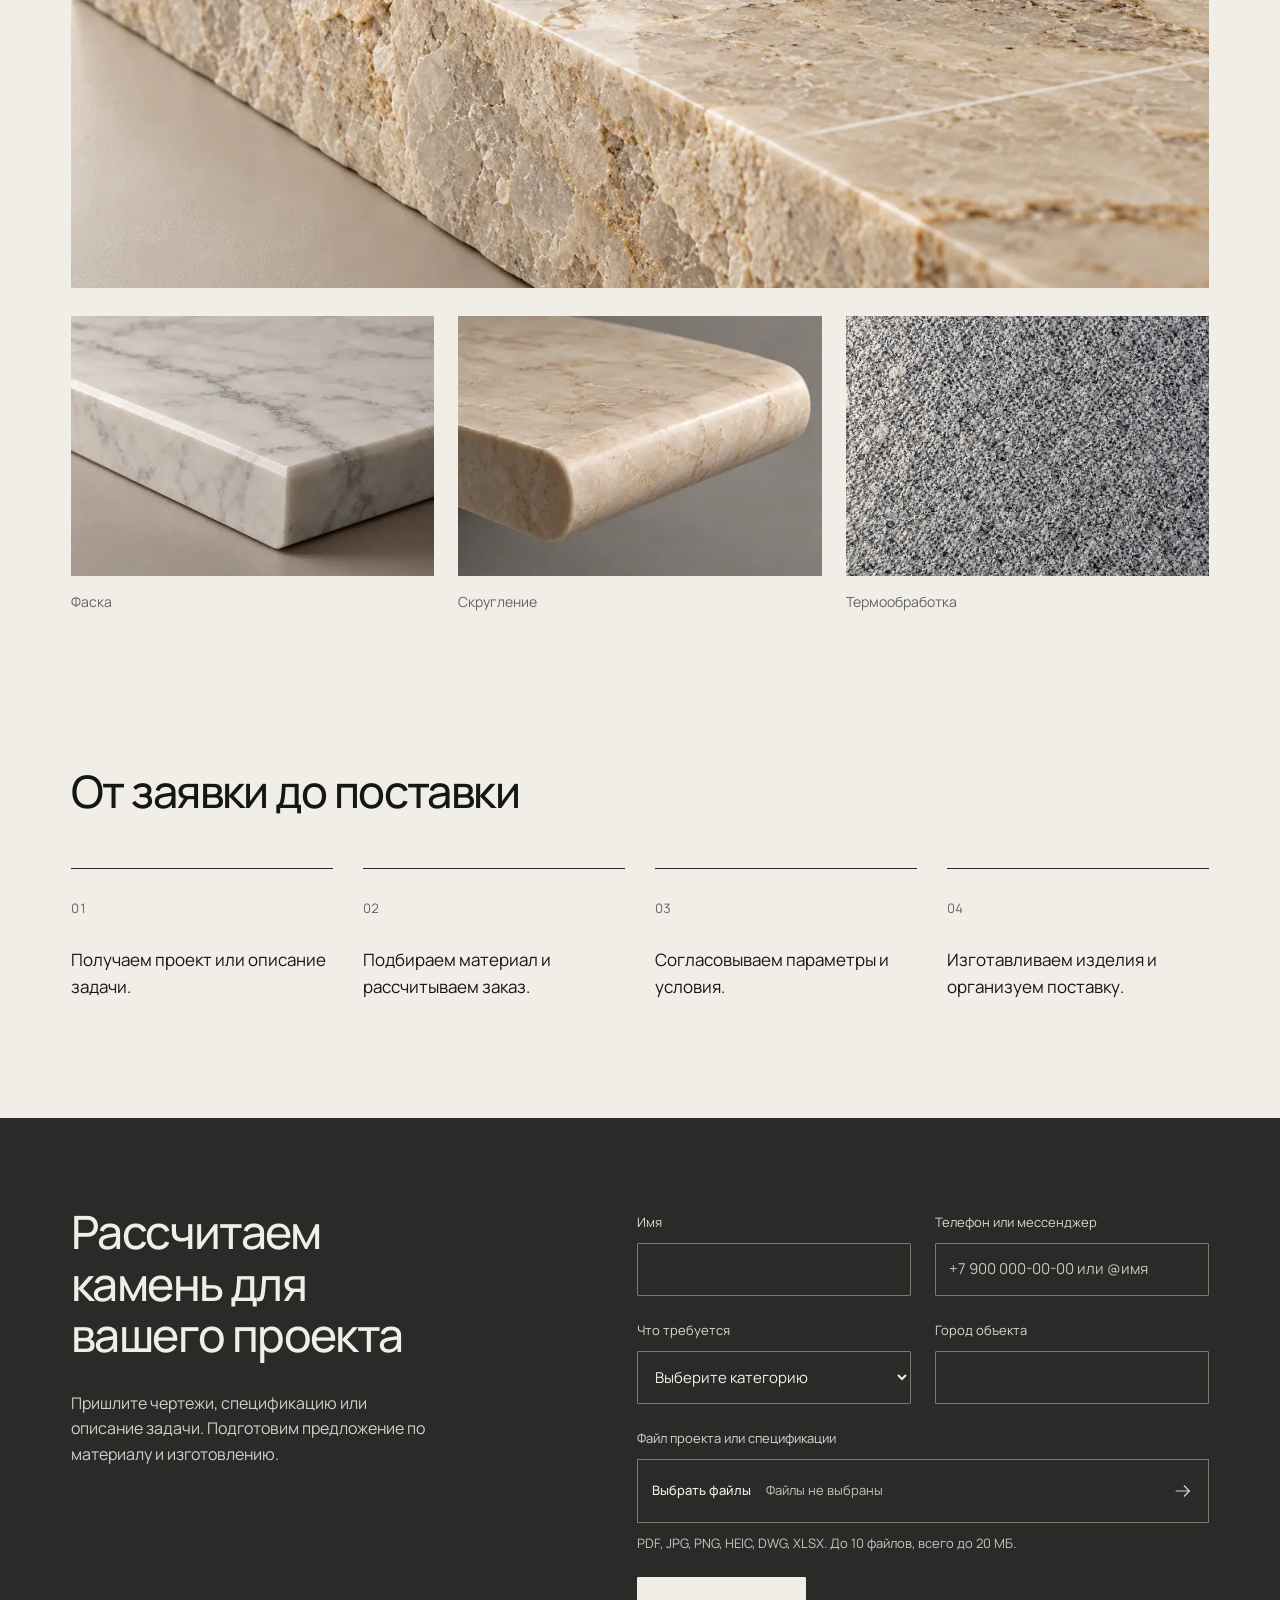
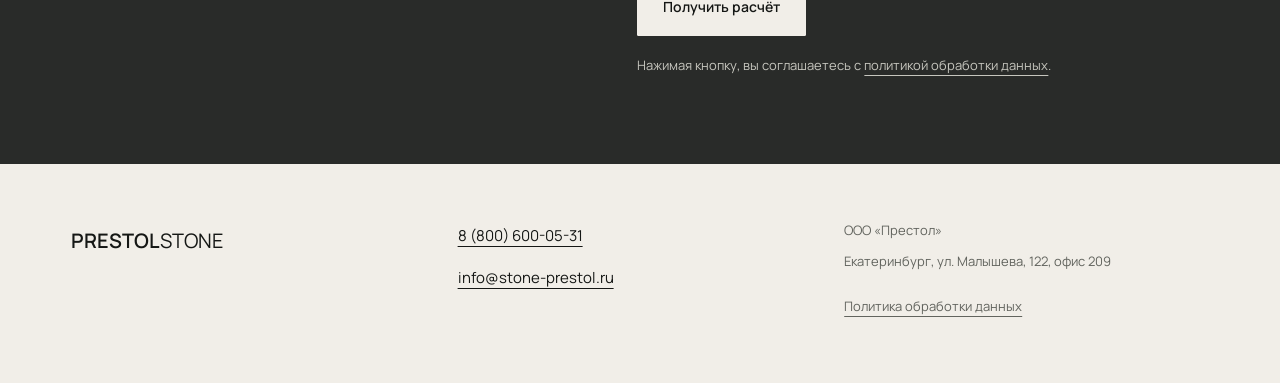
<file: 2026/2026-10/prestol-v2/index.html>
<!doctype html><html lang="ru"><head>
<meta name="robots" content="noindex, nofollow"><meta charset="utf-8"><meta name="viewport" content="width=device-width,initial-scale=1,viewport-fit=cover"><meta name="theme-color" content="#F1EEE8"><title>Натуральный камень для внутренней отделки | Prestol Stone</title><meta name="description" content="Подбор натурального камня, изготовление изделий по размерам и проектной документации, организация поставки. Отправьте проект на расчёт в Prestol Stone."><meta property="og:title" content="Натуральный камень для внутренней отделки | Prestol Stone"><meta property="og:description" content="Подберём материал, изготовим изделия по вашим размерам и организуем поставку."><meta property="og:type" content="website"><meta property="og:locale" content="ru_RU"><meta property="og:image" content="img/hero-slab-1280.webp"><link rel="icon" href="favicon.svg" type="image/svg+xml"><link rel="preload" href="fonts/manrope-ru.woff2" as="font" type="font/woff2" crossorigin><link rel="stylesheet" href="styles.css"><script src="config.js" defer></script><script src="main.js" defer></script><script type="application/ld+json">{"@context":"https://schema.org","@type":"Organization","name":"ООО Престол","brand":"Prestol Stone","telephone":"8 (800) 600-05-31","email":"info@stone-prestol.ru","address":{"@type":"PostalAddress","addressLocality":"Екатеринбург","streetAddress":"ул. Малышева, 122, офис 209","addressCountry":"RU"}}</script>
<script>try{const q=new URLSearchParams(location.search);const h=q.get('hero')==='b'?'b':'a';document.documentElement.dataset.hero=h;const l=document.createElement('link');l.rel='preload';l.as='image';l.href='img/'+(h==='b'?'hero-dark':'hero-slab')+'-640.webp';l.media='(max-width:760px)';l.fetchPriority='high';document.head.append(l)}catch(e){document.documentElement.dataset.hero='a'}</script></head><body>
<!-- THESIS: An architectural material collection leading to one project request.
OWN-WORLD: Manrope, mineral light ground and graphite; broad rectangular images, no ornamental brand accents.
STORY: Identify the product, select category or material, inspect fabrication details, send the project.
FIRST VIEWPORT: A uses a compact 84px header, left 44% text and right 56% stone. B places the same text on a dark architectural slab cover. Mobile stacks text and stone deliberately.
FORM: Two compositions explicitly fixed by BRIEF.md; code-led implementation, no invented direction or factual claims. Signature interaction: material/category selection survives the transition into the single form.
FINISH: unreviewed and undocumented is unfinished; this build ends with the finish review, the verdict, DESIGN.md, and every shipping raster carrying its provenance -->
<a class="skip-link" href="#products">Перейти к содержанию</a>
<div class="opening" id="opening"><header class="header"><a class="brand" href="#opening" aria-label="Prestol Stone, начало страницы">PRESTOL <span>STONE</span></a><nav class="navigation" id="navigation" aria-label="Основное меню"><a href="#products">Изделия</a><a href="#collection">Камень</a><a href="#production">Производство</a><a href="#contacts">Контакты</a></nav><a class="header-phone" href="tel:88006000531">8 (800) 600-05-31</a><a class="header-calc" href="#request" data-calc>Расчёт</a><button class="menu-toggle" type="button" aria-label="Открыть меню" aria-controls="navigation" aria-expanded="false"><span></span><span></span></button></header>
<section class="hero" aria-labelledby="hero-title"><div class="hero-copy"><h1 id="hero-title">Натуральный камень для внутренней отделки</h1><p>Подберём материал, изготовим изделия по вашим размерам и организуем поставку.</p><a class="button primary" href="#request" data-calc>Отправить проект на расчёт</a></div><figure class="hero-art"><picture><source media="(max-width:760px)" srcset="img/hero-slab-640.webp" type="image/webp"><source type="image/webp" srcset="img/hero-slab-640.webp 640w, img/hero-slab-960.webp 960w, img/hero-slab-1280.webp 1280w, img/hero-slab-1920.webp 1920w, img/hero-slab-2560.webp 2560w" sizes="100vw"><img src="img/hero-slab-1280.webp" alt="Светлый кварцит с естественным рисунком" width="1280" height="720" data-placeholder="true" fetchpriority=high decoding="async"></picture></figure></section><div class="service-strip" data-confirm="workflow"><span>Подбор материала</span><span>Изготовление по проекту</span><span>Поставка</span></div></div>
<main>
<section class="section products" id="products"><div class="section-heading"><h2>Изделия из натурального камня</h2><p>Изготавливаем изделия для внутренней отделки по размерам и проектной документации.</p></div><div class="product-grid"><a class="product" href="#request" data-calc data-category="Стены и пол"><figure><picture><source type="image/webp" srcset="img/product-obl-640.webp 640w, img/product-obl-960.webp 960w, img/product-obl-1280.webp 1280w" sizes="(max-width:760px) calc(100vw - 40px), 45vw"><img src="img/product-obl-1280.webp" alt="Стены и пол" width="1280" height="960" data-placeholder="true" loading=lazy fetchpriority=low decoding="async"></picture></figure><div class="product-caption"><h3>Стены и пол</h3><svg class="arrow" width="22" height="22" viewBox="0 0 24 24" fill="none" aria-hidden="true"><path d="M4 12h15m-6-6 6 6-6 6" stroke="currentColor" stroke-width="1.3"/></svg></div></a><a class="product" href="#request" data-calc data-category="Лестницы и ступени"><figure><picture><source type="image/webp" srcset="img/product-lest-640.webp 640w, img/product-lest-960.webp 960w, img/product-lest-1280.webp 1280w" sizes="(max-width:760px) calc(100vw - 40px), 45vw"><img src="img/product-lest-1280.webp" alt="Лестницы и ступени" width="1280" height="960" data-placeholder="true" loading=lazy fetchpriority=low decoding="async"></picture></figure><div class="product-caption"><h3>Лестницы и ступени</h3><svg class="arrow" width="22" height="22" viewBox="0 0 24 24" fill="none" aria-hidden="true"><path d="M4 12h15m-6-6 6 6-6 6" stroke="currentColor" stroke-width="1.3"/></svg></div></a><a class="product" href="#request" data-calc data-category="Столешницы"><figure><picture><source type="image/webp" srcset="img/product-stol-640.webp 640w, img/product-stol-960.webp 960w, img/product-stol-1280.webp 1280w" sizes="(max-width:760px) calc(100vw - 40px), 45vw"><img src="img/product-stol-1280.webp" alt="Столешницы" width="1280" height="960" data-placeholder="true" loading=lazy fetchpriority=low decoding="async"></picture></figure><div class="product-caption"><h3>Столешницы</h3><svg class="arrow" width="22" height="22" viewBox="0 0 24 24" fill="none" aria-hidden="true"><path d="M4 12h15m-6-6 6 6-6 6" stroke="currentColor" stroke-width="1.3"/></svg></div></a><a class="product" href="#request" data-calc data-category="Подоконники и другие изделия"><figure><picture><source type="image/webp" srcset="img/product-pod-640.webp 640w, img/product-pod-960.webp 960w, img/product-pod-1280.webp 1280w" sizes="(max-width:760px) calc(100vw - 40px), 45vw"><img src="img/product-pod-1280.webp" alt="Подоконники и другие изделия" width="1280" height="960" data-placeholder="true" loading=lazy fetchpriority=low decoding="async"></picture></figure><div class="product-caption"><h3>Подоконники и другие изделия</h3><svg class="arrow" width="22" height="22" viewBox="0 0 24 24" fill="none" aria-hidden="true"><path d="M4 12h15m-6-6 6 6-6 6" stroke="currentColor" stroke-width="1.3"/></svg></div></a></div></section>
<section class="section collection" id="collection"><div class="section-heading"><h2>Подберите камень для проекта</h2><p>Поможем выбрать материал по цвету, рисунку, фактуре и условиям применения.</p></div><div class="stone-grid"><article class="stone"><figure><picture><source type="image/webp" srcset="img/stone-marble-640.webp 640w, img/stone-marble-960.webp 960w, img/stone-marble-1280.webp 1280w" sizes="(max-width:600px) calc(100vw - 40px), 30vw"><img src="img/stone-marble-1280.webp" alt="Фактура породы: Мрамор" width="1280" height="960" data-placeholder="true" loading=lazy fetchpriority=low decoding="async"></picture></figure><div class="stone-caption"><h3>Мрамор</h3><button type="button" class="text-action" data-calc data-material="Мрамор" aria-label="Запросить: Мрамор">Запросить <svg class="arrow" width="22" height="22" viewBox="0 0 24 24" fill="none" aria-hidden="true"><path d="M4 12h15m-6-6 6 6-6 6" stroke="currentColor" stroke-width="1.3"/></svg></button></div></article><article class="stone"><figure><picture><source type="image/webp" srcset="img/stone-granite-640.webp 640w, img/stone-granite-960.webp 960w, img/stone-granite-1280.webp 1280w" sizes="(max-width:600px) calc(100vw - 40px), 30vw"><img src="img/stone-granite-1280.webp" alt="Фактура породы: Гранит" width="1280" height="960" data-placeholder="true" loading=lazy fetchpriority=low decoding="async"></picture></figure><div class="stone-caption"><h3>Гранит</h3><button type="button" class="text-action" data-calc data-material="Гранит" aria-label="Запросить: Гранит">Запросить <svg class="arrow" width="22" height="22" viewBox="0 0 24 24" fill="none" aria-hidden="true"><path d="M4 12h15m-6-6 6 6-6 6" stroke="currentColor" stroke-width="1.3"/></svg></button></div></article><article class="stone"><figure><picture><source type="image/webp" srcset="img/stone-quartzite-640.webp 640w, img/stone-quartzite-960.webp 960w, img/stone-quartzite-1280.webp 1280w" sizes="(max-width:600px) calc(100vw - 40px), 30vw"><img src="img/stone-quartzite-1280.webp" alt="Фактура породы: Кварцит" width="1280" height="960" data-placeholder="true" loading=lazy fetchpriority=low decoding="async"></picture></figure><div class="stone-caption"><h3>Кварцит</h3><button type="button" class="text-action" data-calc data-material="Кварцит" aria-label="Запросить: Кварцит">Запросить <svg class="arrow" width="22" height="22" viewBox="0 0 24 24" fill="none" aria-hidden="true"><path d="M4 12h15m-6-6 6 6-6 6" stroke="currentColor" stroke-width="1.3"/></svg></button></div></article><article class="stone"><figure><picture><source type="image/webp" srcset="img/stone-travertine-640.webp 640w, img/stone-travertine-960.webp 960w, img/stone-travertine-1280.webp 1280w" sizes="(max-width:600px) calc(100vw - 40px), 30vw"><img src="img/stone-travertine-1280.webp" alt="Фактура породы: Травертин" width="1280" height="960" data-placeholder="true" loading=lazy fetchpriority=low decoding="async"></picture></figure><div class="stone-caption"><h3>Травертин</h3><button type="button" class="text-action" data-calc data-material="Травертин" aria-label="Запросить: Травертин">Запросить <svg class="arrow" width="22" height="22" viewBox="0 0 24 24" fill="none" aria-hidden="true"><path d="M4 12h15m-6-6 6 6-6 6" stroke="currentColor" stroke-width="1.3"/></svg></button></div></article><article class="stone"><figure><picture><source type="image/webp" srcset="img/stone-onyx-640.webp 640w, img/stone-onyx-960.webp 960w, img/stone-onyx-1280.webp 1280w" sizes="(max-width:600px) calc(100vw - 40px), 30vw"><img src="img/stone-onyx-1280.webp" alt="Фактура породы: Оникс" width="1280" height="960" data-placeholder="true" loading=lazy fetchpriority=low decoding="async"></picture></figure><div class="stone-caption"><h3>Оникс</h3><button type="button" class="text-action" data-calc data-material="Оникс" aria-label="Запросить: Оникс">Запросить <svg class="arrow" width="22" height="22" viewBox="0 0 24 24" fill="none" aria-hidden="true"><path d="M4 12h15m-6-6 6 6-6 6" stroke="currentColor" stroke-width="1.3"/></svg></button></div></article><article class="stone"><figure><picture><source type="image/webp" srcset="img/stone-slate-640.webp 640w, img/stone-slate-960.webp 960w, img/stone-slate-1280.webp 1280w" sizes="(max-width:600px) calc(100vw - 40px), 30vw"><img src="img/stone-slate-1280.webp" alt="Фактура породы: Сланец" width="1280" height="960" data-placeholder="true" loading=lazy fetchpriority=low decoding="async"></picture></figure><div class="stone-caption"><h3>Сланец</h3><button type="button" class="text-action" data-calc data-material="Сланец" aria-label="Запросить: Сланец">Запросить <svg class="arrow" width="22" height="22" viewBox="0 0 24 24" fill="none" aria-hidden="true"><path d="M4 12h15m-6-6 6 6-6 6" stroke="currentColor" stroke-width="1.3"/></svg></button></div></article></div></section>
<section class="why" id="approach"><div class="why-image"><picture><source type="image/webp" srcset="img/product-obl-640.webp 640w, img/product-obl-960.webp 960w, img/product-obl-1280.webp 1280w" sizes="(max-width:760px) 100vw, 50vw"><img src="img/product-obl-1280.webp" alt="Каменные плиты и согласованный рисунок" width="1280" height="960" data-placeholder="true" loading=lazy fetchpriority=low decoding="async"></picture></div><div class="why-copy"><h2>От выбора камня до готовых изделий</h2><div class="benefits" data-confirm="workflow"><div><h3>Подбор материала</h3><p>Поможем выбрать камень по цвету, рисунку и задачам проекта.</p></div><div><h3>Изготовление по чертежам</h3><p>Согласуем размеры и особенности обработки перед производством.</p></div><div><h3>Организация поставки</h3><p>Обсудим объём, сроки и условия заказа.</p></div></div></div></section>
<section class="section production" id="production"><div class="section-heading"><h2>Изготовление изделий из натурального камня</h2><p>Работаем с индивидуальными размерами и проектной документацией.</p></div><figure class="production-wide"><picture><source type="image/webp" srcset="img/processing-640.webp 640w, img/processing-960.webp 960w, img/processing-1280.webp 1280w" sizes="(max-width:1440px) 100vw, 1280px"><img src="img/processing-1280.webp" alt="Торец камня, обработанная кромка и вода на поверхности" width="1280" height="720" data-placeholder="true" loading=lazy fetchpriority=low decoding="async"></picture></figure><div class="detail-grid"><figure><picture><source type="image/webp" srcset="img/edge-bevel-640.webp 640w, img/edge-bevel-960.webp 960w, img/edge-bevel-1280.webp 1280w" sizes="(max-width:760px) calc(100vw - 40px), 30vw"><img src="img/edge-bevel-1280.webp" alt="Деталь обработки камня: Фаска" width="1280" height="960" data-placeholder="true" loading=lazy fetchpriority=low decoding="async"></picture><figcaption>Фаска</figcaption></figure><figure><picture><source type="image/webp" srcset="img/edge-rounded-640.webp 640w, img/edge-rounded-960.webp 960w, img/edge-rounded-1280.webp 1280w" sizes="(max-width:760px) calc(100vw - 40px), 30vw"><img src="img/edge-rounded-1280.webp" alt="Деталь обработки камня: Скругление" width="1280" height="960" data-placeholder="true" loading=lazy fetchpriority=low decoding="async"></picture><figcaption>Скругление</figcaption></figure><figure><picture><source type="image/webp" srcset="img/finish-flamed-640.webp 640w, img/finish-flamed-960.webp 960w, img/finish-flamed-1280.webp 1280w" sizes="(max-width:760px) calc(100vw - 40px), 30vw"><img src="img/finish-flamed-1280.webp" alt="Деталь обработки камня: Термообработка" width="1280" height="960" data-placeholder="true" loading=lazy fetchpriority=low decoding="async"></picture><figcaption>Термообработка</figcaption></figure></div></section>

<section class="section process" id="process"><h2>От заявки до поставки</h2><ol class="route" data-confirm="workflow"><li>Получаем проект или описание задачи.</li><li>Подбираем материал и рассчитываем заказ.</li><li>Согласовываем параметры и условия.</li><li>Изготавливаем изделия и организуем поставку.</li></ol></section>
<section class="request" id="request"><div class="request-inner"><div class="request-copy"><h2>Рассчитаем камень для вашего проекта</h2><p>Пришлите чертежи, спецификацию или описание задачи. Подготовим предложение по материалу и изготовлению.</p></div><div class="form-column"><form id="lead-form" novalidate><label>Имя<input type="text" name="name" id="name" autocomplete="given-name"></label><label>Телефон или мессенджер<input type="text" name="phone" id="contact" autocomplete="tel" placeholder="+7 900 000-00-00 или @имя" required aria-describedby="contact-error"><span class="field-error" id="contact-error" aria-live="polite"></span></label><label>Что требуется<select name="product" id="product"><option value="">Выберите категорию</option><option>Стены и пол</option><option>Лестницы и ступени</option><option>Столешницы</option><option>Подоконники и другие изделия</option><option>Подбор камня</option><option>Другое</option></select></label><label>Город объекта<input type="text" name="city" id="city" autocomplete="address-level2"></label><p class="selected-material full" id="selected-material" hidden></p><label class="full">Файл проекта или спецификации<span class="upload"><input type="file" name="files[]" id="files" multiple accept=".pdf,.jpg,.jpeg,.png,.heic,.dwg,.xlsx" aria-describedby="files-hint files-error"><span class="upload-label" aria-hidden="true">Выбрать файлы</span><span id="file-names" aria-hidden="true">Файлы не выбраны</span><svg class="arrow" width="22" height="22" viewBox="0 0 24 24" fill="none" aria-hidden="true"><path d="M4 12h15m-6-6 6 6-6 6" stroke="currentColor" stroke-width="1.3"/></svg></span><span id="files-hint" class="hint">PDF, JPG, PNG, HEIC, DWG, XLSX. До 10 файлов, всего до 20 МБ.</span><span class="field-error" id="files-error" aria-live="polite"></span></label><div class="full"><button type="submit" class="button primary">Получить расчёт</button></div><p class="consent full">Нажимая кнопку, вы соглашаетесь с <a href="privacy.html">политикой обработки данных</a>.</p><p class="form-error full" id="form-error" role="alert"></p></form><div class="success" id="success" role="status" tabindex="-1" hidden><h3>Заявка отправлена.</h3><p>Менеджер свяжется с вами в рабочее время и уточнит детали.</p></div></div></div></section>
</main>
<footer class="footer" id="contacts"><a class="brand" href="#opening">PRESTOL <span>STONE</span></a><div class="footer-contact"><a href="tel:88006000531">8 (800) 600-05-31</a><a href="mailto:info@stone-prestol.ru">info@stone-prestol.ru</a></div><div class="footer-legal"><p>ООО «Престол»</p><p>Екатеринбург, ул. Малышева, 122, офис 209</p><a href="privacy.html">Политика обработки данных</a></div></footer>
<div class="mobile-bar" hidden><a href="#request" data-calc>Расчёт</a><a href="tel:88006000531">Позвонить</a></div><aside class="review-switch" aria-label="Вариант обложки" hidden><a href="?hero=a&amp;review=1" data-hero-link="a">Обложка A</a><a href="?hero=b&amp;review=1" data-hero-link="b">B</a></aside>

</body></html>
</file>
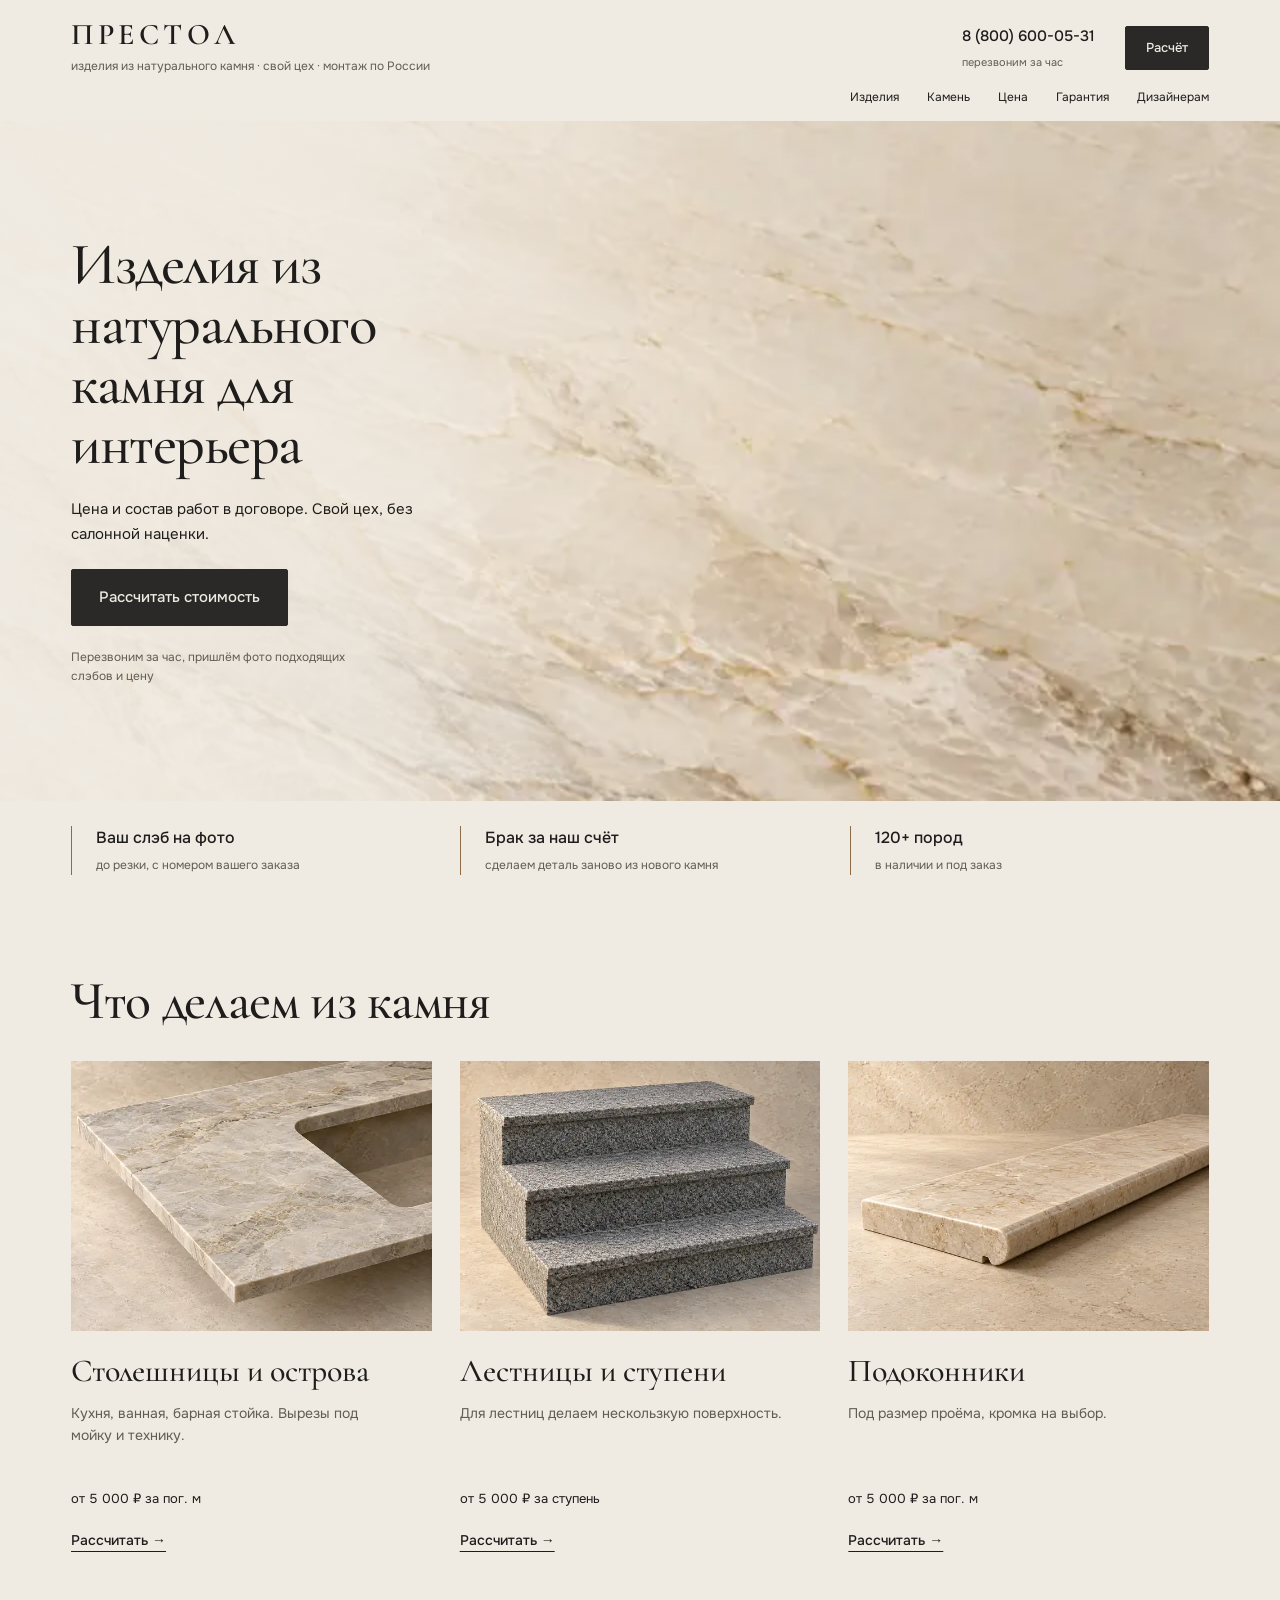
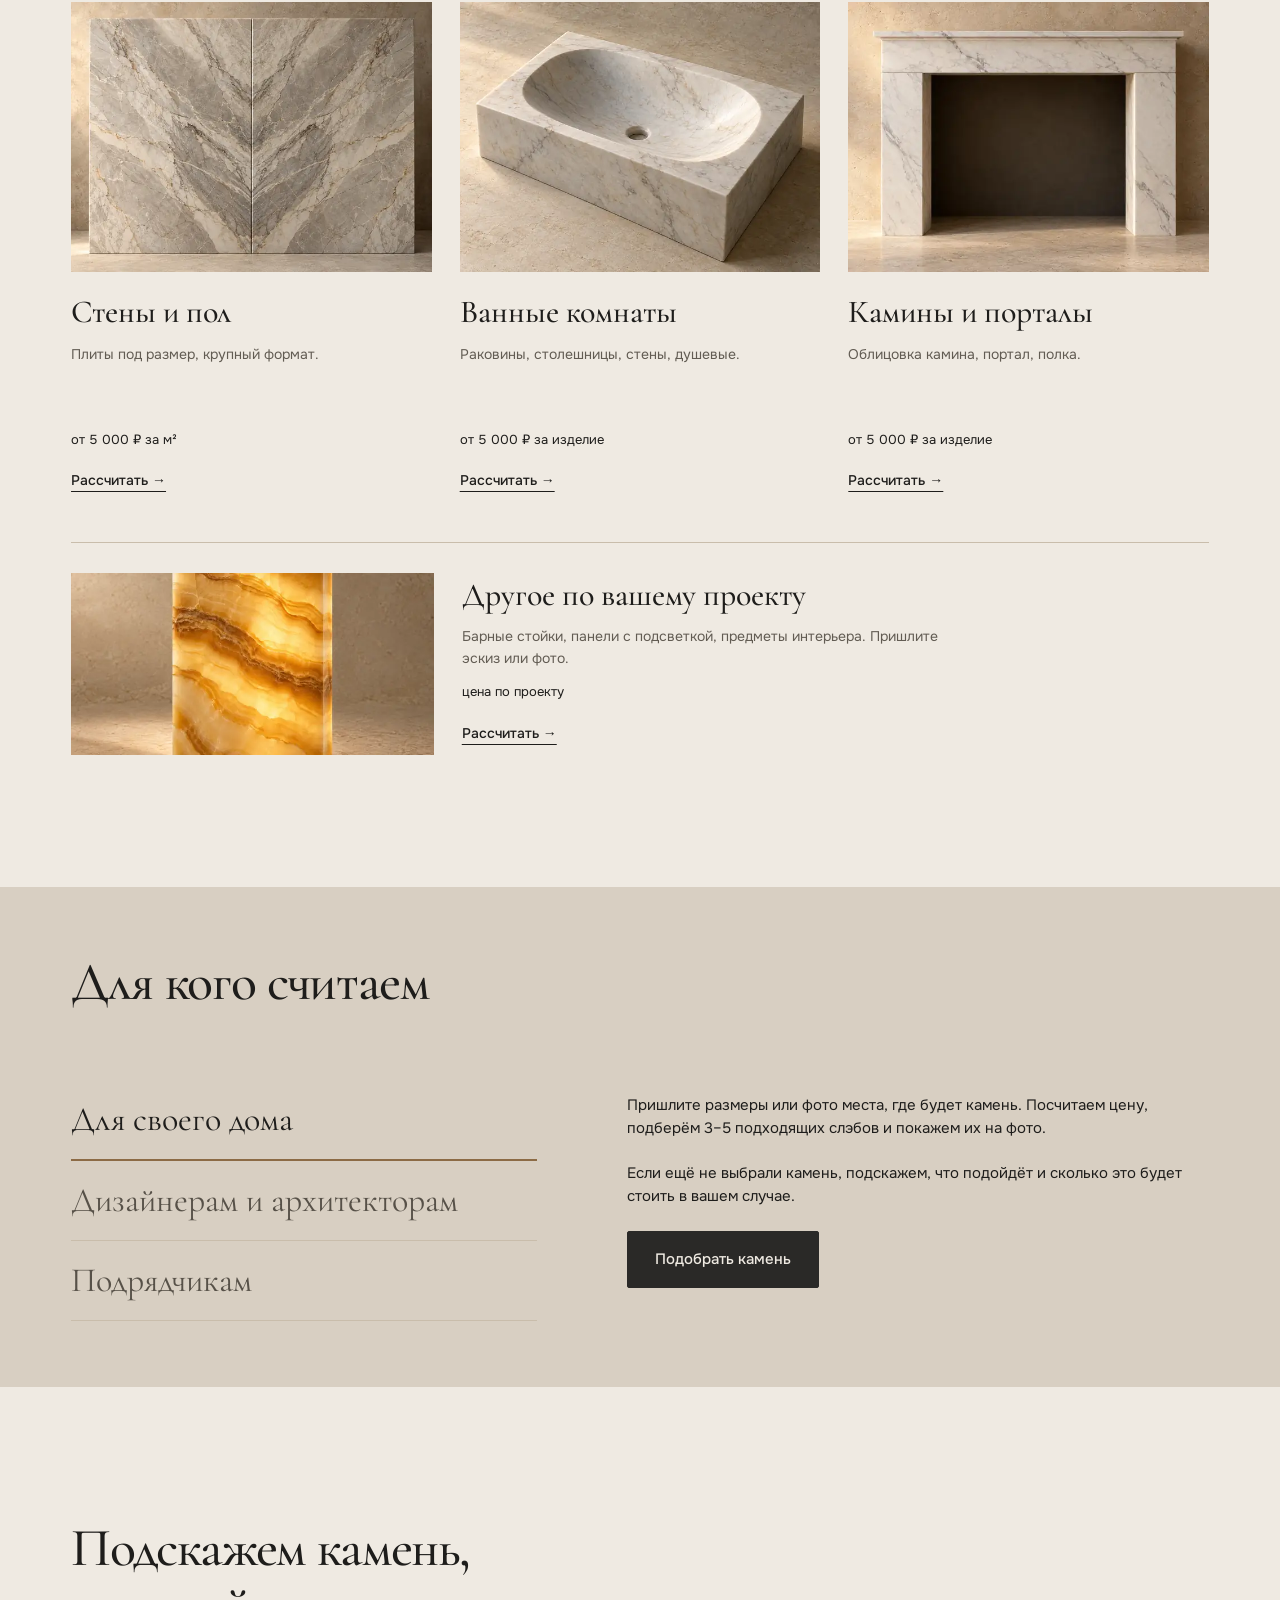
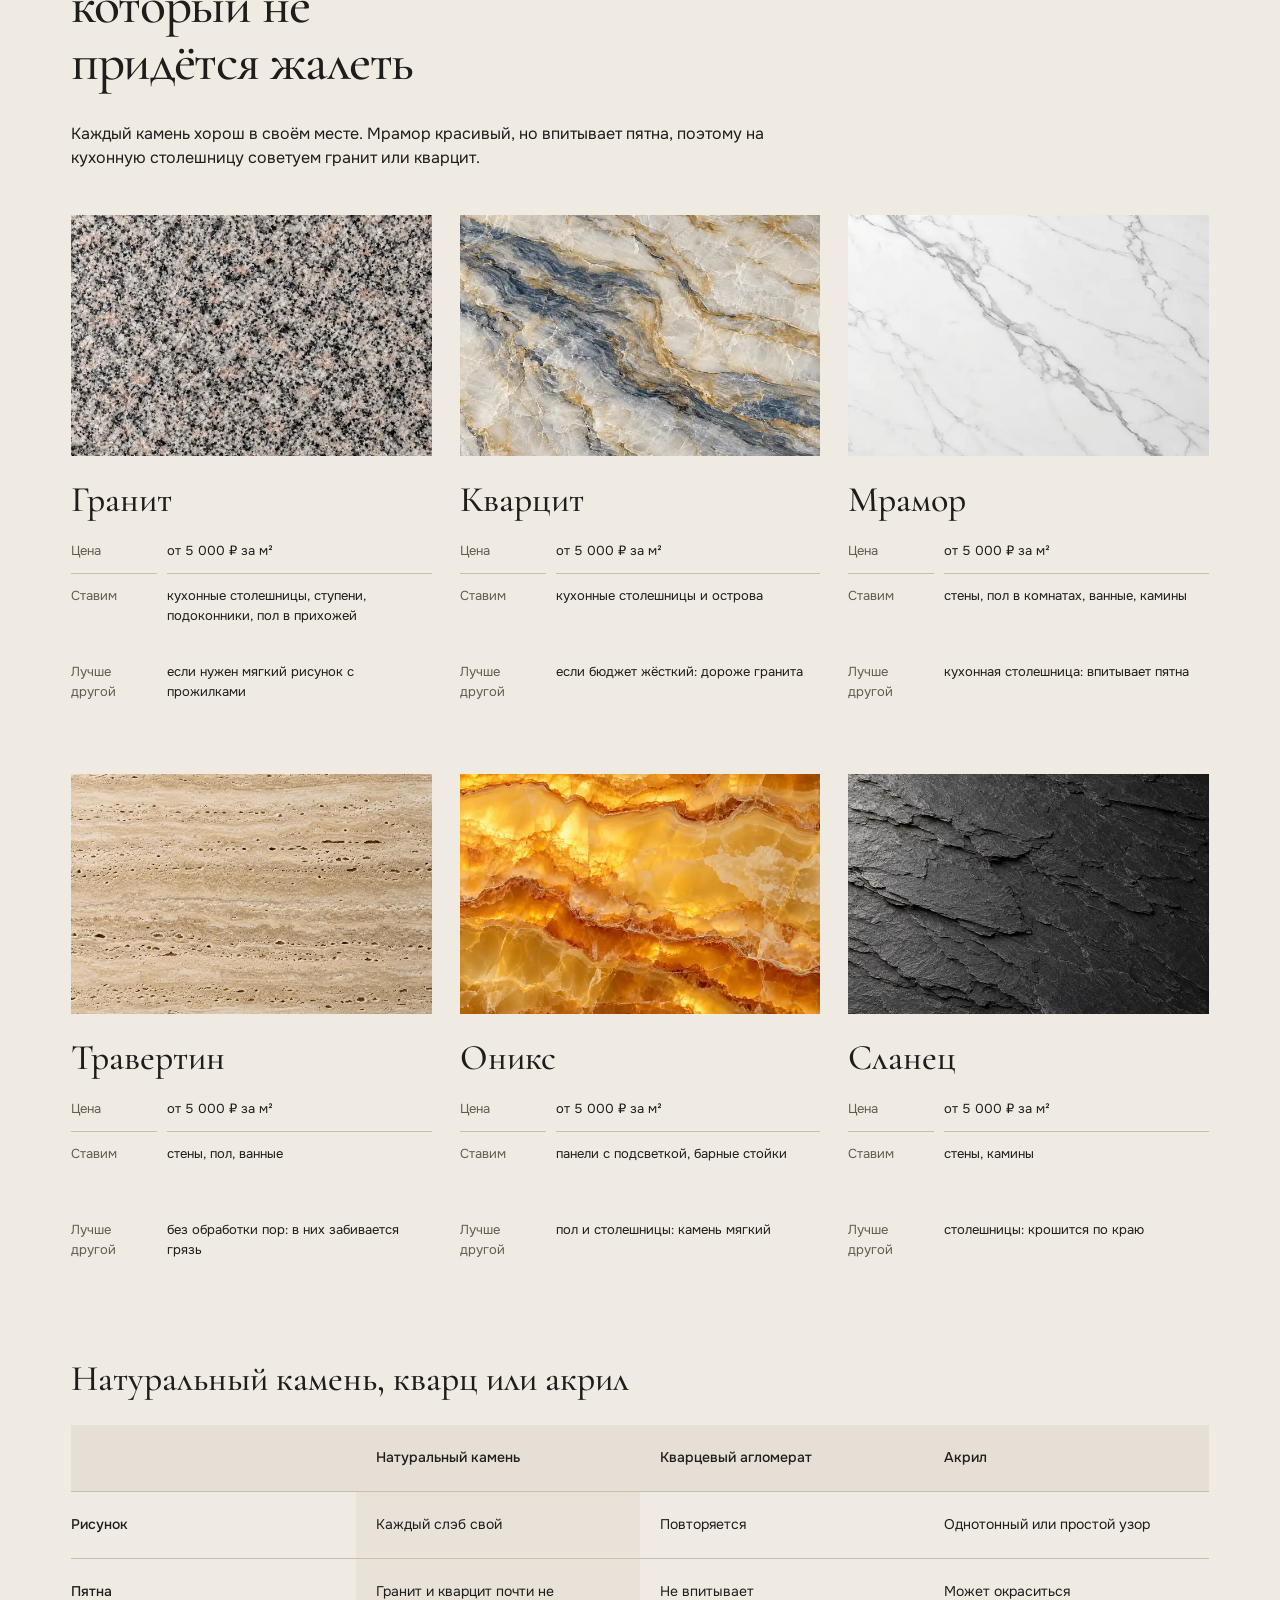
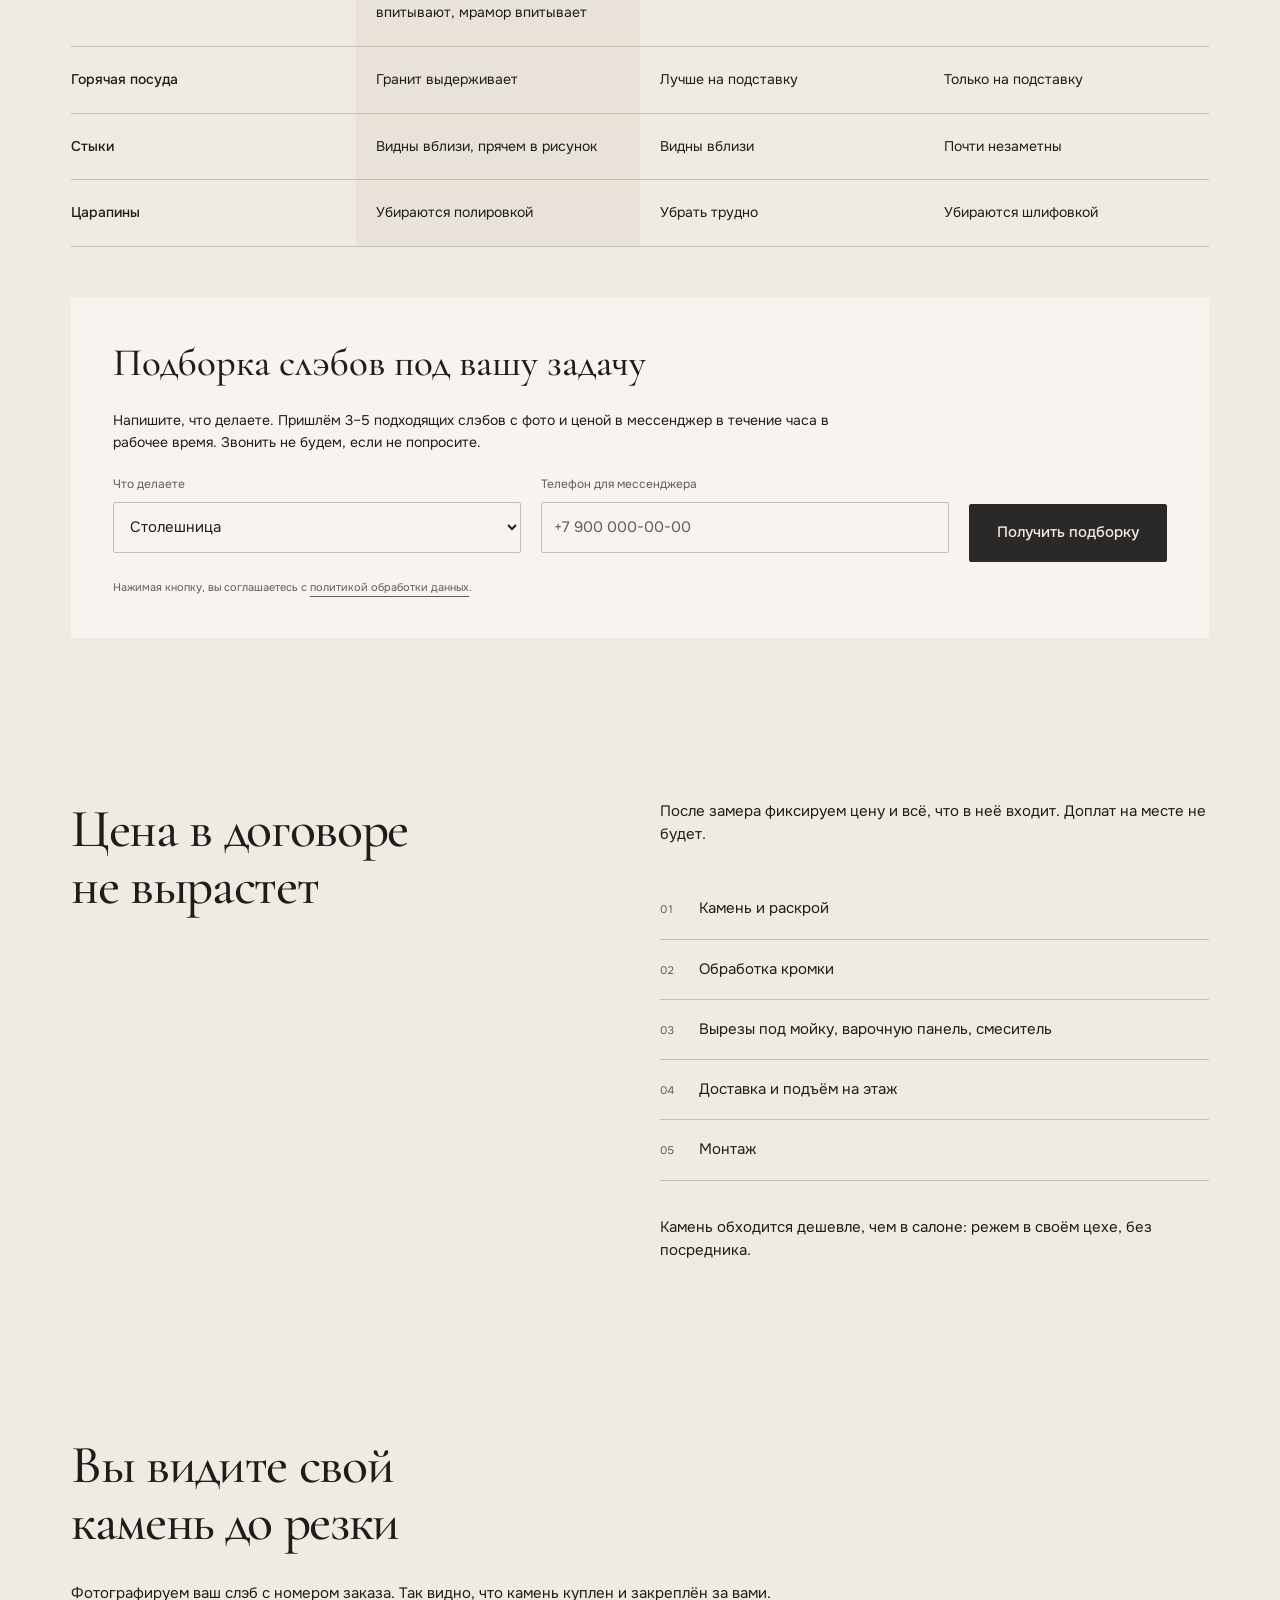
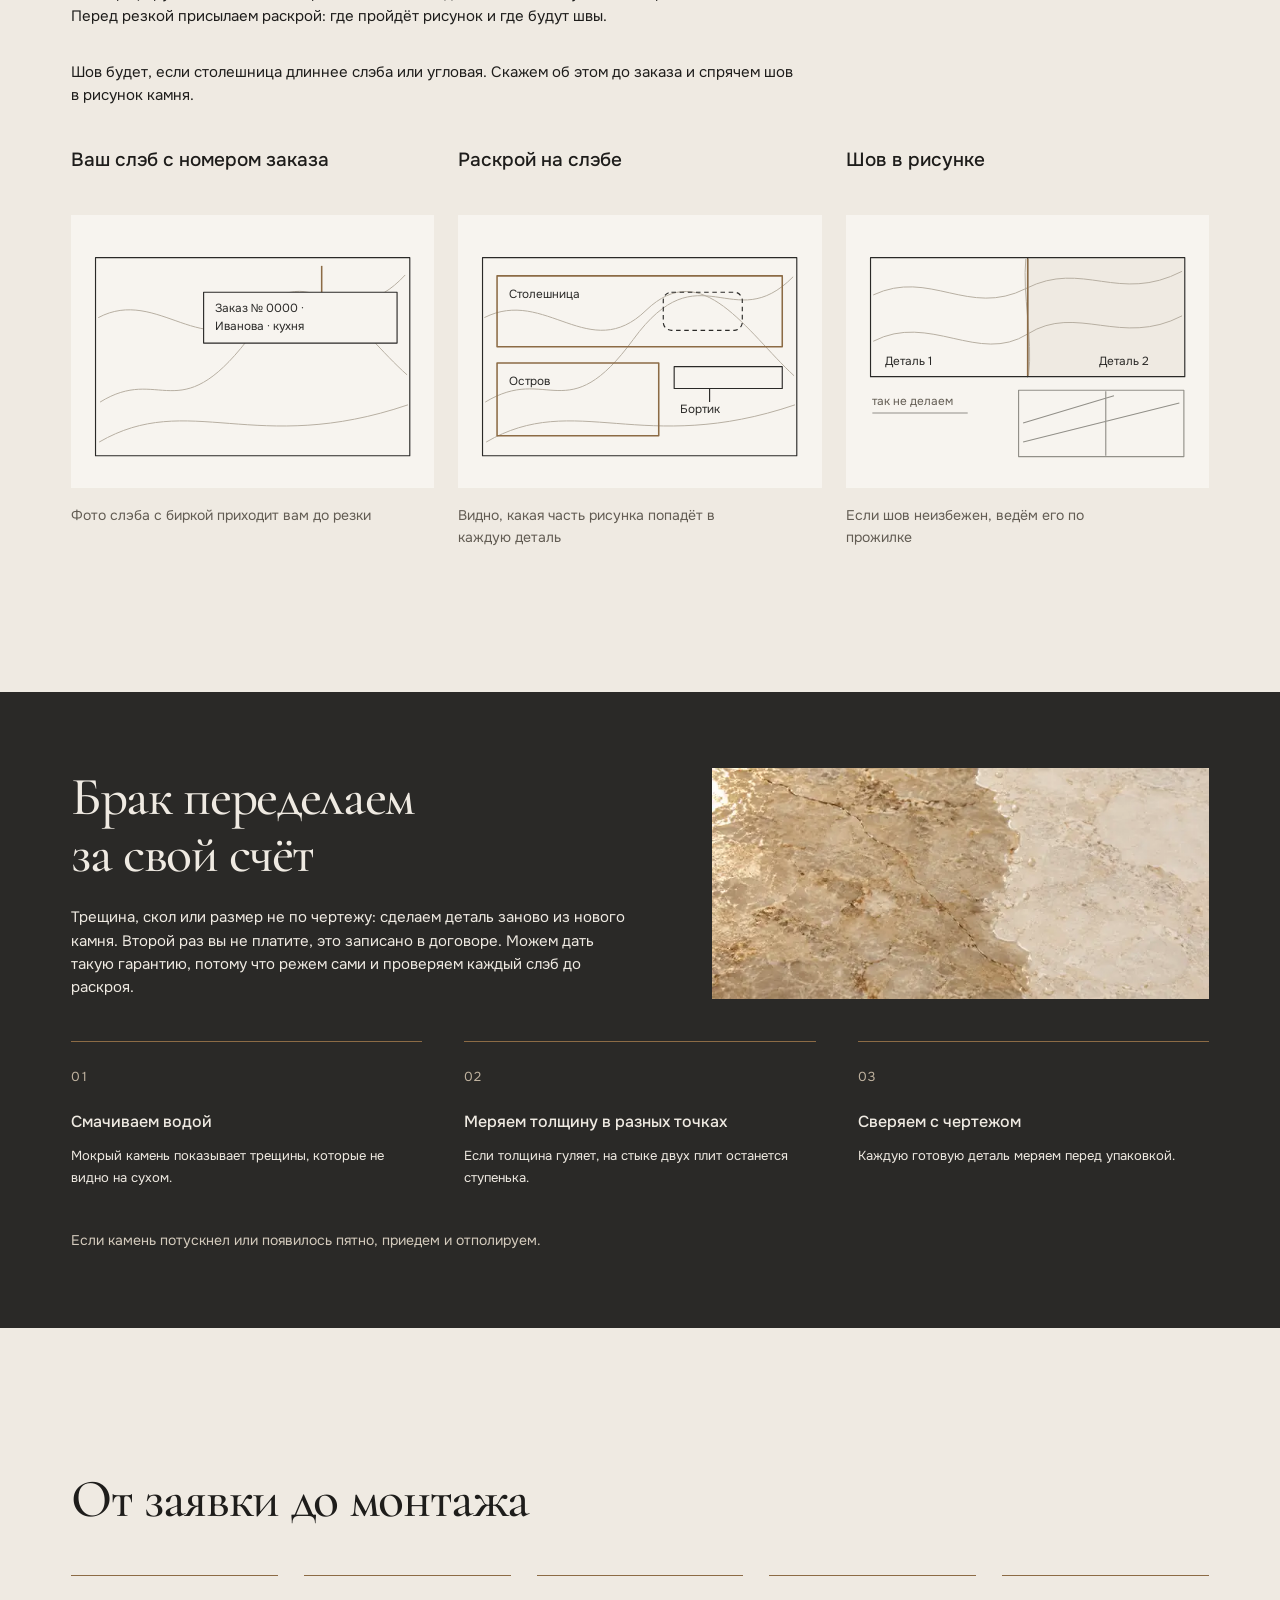
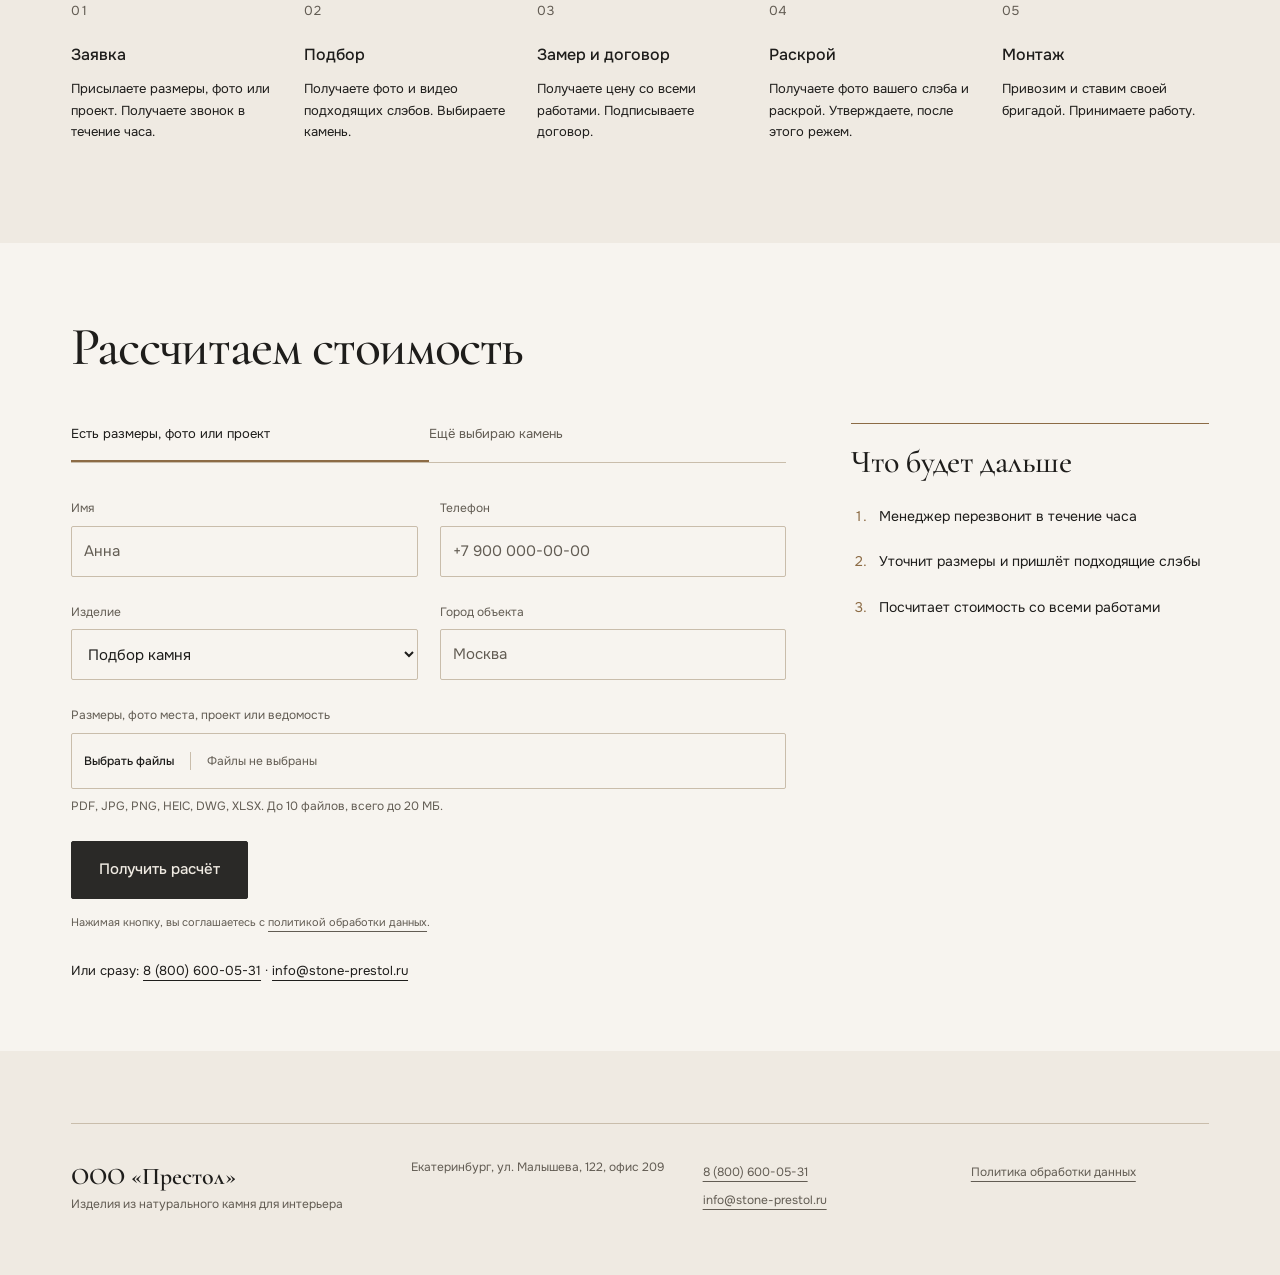
<file: 2026/2026-10/prestol/index.html>
<!DOCTYPE html>

<html lang="ru"><head><meta charset="utf-8"/><meta name="robots" content="noindex,nofollow"/><meta content="width=device-width,initial-scale=1,viewport-fit=cover" name="viewport"/><title>Изделия из натурального камня для интерьера — Престол</title><meta content="Столешницы, лестницы, подоконники и облицовка из натурального камня. Свой цех, монтаж по России. Цена и состав работ в договоре." name="description"/><meta content="#EFEAE2" name="theme-color"/><meta content="Натуральный камень для интерьера · Престол" property="og:title"/><meta content="Свой цех. Цена и состав работ в договоре. Монтаж по России." property="og:description"/><meta content="website" property="og:type"/><meta content="ru_RU" property="og:locale"/><meta content="img/hero-slab-1280.webp" property="og:image"/><link href="favicon.svg" rel="icon" type="image/svg+xml"/><link as="image" fetchpriority="high" href="img/mobile/hero-slab-640.webp" media="(max-width:760px)" rel="preload"/><link as="font" crossorigin="" href="fonts/cormorant-ru.woff2" rel="preload" type="font/woff2"/><link as="font" crossorigin="" href="fonts/onest-ru.woff2" rel="preload" type="font/woff2"/><link href="styles.css" rel="stylesheet"/><script defer="" src="config.js"></script><script defer="" src="main.js"></script><script type="application/ld+json">{"@context":"https://schema.org","@type":"LocalBusiness","name":"ООО Престол","telephone":"8 (800) 600-05-31","email":"info@stone-prestol.ru","address":{"@type":"PostalAddress","addressLocality":"Екатеринбург","streetAddress":"ул. Малышева, 122, офис 209","addressCountry":"RU"},"areaServed":["Россия","СНГ"]}</script></head><body><a class="skip-link" href="#products">Перейти к содержанию</a><main><section class="section intro" id="intro">
<header class="header">
<span class="brand"><span class="logo">ПРЕСТОЛ</span><br/><span class="mono tag">изделия из натурального камня · свой цех · монтаж по России</span></span>
<nav class="nav" id="main-nav"><a href="#products">Изделия</a><a href="#stone">Камень</a><a href="#price">Цена</a><a href="#guarantee">Гарантия</a><a href="#seg">Дизайнерам</a></nav>
<span class="header-phone"><a href="tel:88006000531">8 (800) 600-05-31</a><br/><span class="mono tag" data-confirm="callback">перезвоним за час</span></span>
<button class="btn" data-go="form" type="button">Расчёт</button>
<button aria-controls="main-nav" aria-expanded="false" aria-label="Открыть меню" class="menu-toggle"><span></span><span></span></button></header>
<div class="hero">
<div class="hero-txt">
<h1 id="hero-title">Изделия из натурального камня для интерьера</h1>
<p id="hero-subtitle">Цена и состав работ в договоре. Свой цех, без салонной наценки.</p>
<div><button class="btn" data-go="form" type="button">Рассчитать стоимость</button></div>
<p class="mono tag" data-confirm="callback"><span data-confirm="callback">Перезвоним за час, пришлём фото подходящих слэбов и цену</span></p>
</div>
<figure class="media"><button aria-label="Увеличить: Фактура натурального камня, временное изображение" class="zoom-image" data-image="img/hero-slab-1280.webp" type="button"><picture><source media="(max-width:760px)" srcset="img/mobile/hero-slab-640.webp" type="image/webp"/><source sizes="100vw" srcset="img/hero-slab-640.webp 640w, img/hero-slab-960.webp 960w, img/hero-slab-1280.webp 1280w, img/hero-slab-1920.webp 1920w, img/hero-slab-2560.webp 2560w" type="image/webp"/><img alt="Полированный светлый кварцит с диагональными золотисто-серыми прожилками" data-placeholder="true" decoding="async" fetchpriority="high" height="720" src="img/hero-slab-1280.webp" width="1280"/></picture></button></figure>
</div>
<div class="proof">
<div><strong data-confirm="slab-photo"><span data-confirm="slab-photo">Ваш слэб на фото </span></strong><span>до резки, с номером вашего заказа</span></div>
<div><strong data-confirm="defect"><span data-confirm="defect">Брак за наш счёт </span></strong><span>сделаем деталь заново из нового камня</span></div>
<div><strong>120+ пород</strong><span>в наличии и под заказ</span></div>
</div>
</section><section class="section products" id="products">
<h2>Что делаем из камня</h2>
<div class="grid3" id="productGrid"><article class="product-card"><figure class="media"><button aria-label="Увеличить: Фактура камня; фото изделия «Столешницы и острова» ожидается" class="zoom-image" data-image="img/product-stol-1280.webp" type="button"><picture><source sizes="(max-width:440px) calc(100vw - 40px), (max-width:760px) 45vw, 30vw" srcset="img/product-stol-640.webp 640w, img/product-stol-960.webp 960w, img/product-stol-1280.webp 1280w" type="image/webp"/><img alt="Изделие из камня: Столешницы и острова" data-placeholder="true" decoding="async" fetchpriority="low" height="960" loading="lazy" src="img/product-stol-1280.webp" width="1280"/></picture></button></figure><div class="card-copy"><h3>Столешницы и острова</h3><p>Кухня, ванная, барная стойка. Вырезы под мойку и технику.</p><p class="price"><span data-confirm="price-from">от 5 000 ₽ за пог. м</span></p><button class="link" data-go="form" data-pick="Столешницы и острова" type="button">Рассчитать →</button></div></article><article class="product-card"><figure class="media"><button aria-label="Увеличить: Фактура камня; фото изделия «Лестницы и ступени» ожидается" class="zoom-image" data-image="img/product-lest-1280.webp" type="button"><picture><source sizes="(max-width:440px) calc(100vw - 40px), (max-width:760px) 45vw, 30vw" srcset="img/product-lest-640.webp 640w, img/product-lest-960.webp 960w, img/product-lest-1280.webp 1280w" type="image/webp"/><img alt="Изделие из камня: Лестницы и ступени" data-placeholder="true" decoding="async" fetchpriority="low" height="960" loading="lazy" src="img/product-lest-1280.webp" width="1280"/></picture></button></figure><div class="card-copy"><h3>Лестницы и ступени</h3><p>Для лестниц делаем нескользкую поверхность.</p><p class="price"><span data-confirm="price-from">от 5 000 ₽ за ступень</span></p><button class="link" data-go="form" data-pick="Лестницы и ступени" type="button">Рассчитать →</button></div></article><article class="product-card"><figure class="media"><button aria-label="Увеличить: Фактура камня; фото изделия «Подоконники» ожидается" class="zoom-image" data-image="img/product-pod-1280.webp" type="button"><picture><source sizes="(max-width:440px) calc(100vw - 40px), (max-width:760px) 45vw, 30vw" srcset="img/product-pod-640.webp 640w, img/product-pod-960.webp 960w, img/product-pod-1280.webp 1280w" type="image/webp"/><img alt="Изделие из камня: Подоконники" data-placeholder="true" decoding="async" fetchpriority="low" height="960" loading="lazy" src="img/product-pod-1280.webp" width="1280"/></picture></button></figure><div class="card-copy"><h3>Подоконники</h3><p>Под размер проёма, кромка на выбор.</p><p class="price"><span data-confirm="price-from">от 5 000 ₽ за пог. м</span></p><button class="link" data-go="form" data-pick="Подоконники" type="button">Рассчитать →</button></div></article><article class="product-card"><figure class="media"><button aria-label="Увеличить: Фактура камня; фото изделия «Стены и пол» ожидается" class="zoom-image" data-image="img/product-obl-1280.webp" type="button"><picture><source sizes="(max-width:440px) calc(100vw - 40px), (max-width:760px) 45vw, 30vw" srcset="img/product-obl-640.webp 640w, img/product-obl-960.webp 960w, img/product-obl-1280.webp 1280w" type="image/webp"/><img alt="Изделие из камня: Стены и пол" data-placeholder="true" decoding="async" fetchpriority="low" height="960" loading="lazy" src="img/product-obl-1280.webp" width="1280"/></picture></button></figure><div class="card-copy"><h3>Стены и пол</h3><p>Плиты под размер, крупный формат.</p><p class="price"><span data-confirm="price-from">от 5 000 ₽ за м²</span></p><button class="link" data-go="form" data-pick="Стены и пол" type="button">Рассчитать →</button></div></article><article class="product-card"><figure class="media"><button aria-label="Увеличить: Фактура камня; фото изделия «Ванные комнаты» ожидается" class="zoom-image" data-image="img/product-van-1280.webp" type="button"><picture><source sizes="(max-width:440px) calc(100vw - 40px), (max-width:760px) 45vw, 30vw" srcset="img/product-van-640.webp 640w, img/product-van-960.webp 960w, img/product-van-1280.webp 1280w" type="image/webp"/><img alt="Изделие из камня: Ванные комнаты" data-placeholder="true" decoding="async" fetchpriority="low" height="960" loading="lazy" src="img/product-van-1280.webp" width="1280"/></picture></button></figure><div class="card-copy"><h3>Ванные комнаты</h3><p>Раковины, столешницы, стены, душевые.</p><p class="price"><span data-confirm="price-from">от 5 000 ₽ за изделие</span></p><button class="link" data-go="form" data-pick="Ванные комнаты" type="button">Рассчитать →</button></div></article><article class="product-card"><figure class="media"><button aria-label="Увеличить: Фактура камня; фото изделия «Камины и порталы» ожидается" class="zoom-image" data-image="img/product-kam-1280.webp" type="button"><picture><source sizes="(max-width:440px) calc(100vw - 40px), (max-width:760px) 45vw, 30vw" srcset="img/product-kam-640.webp 640w, img/product-kam-960.webp 960w, img/product-kam-1280.webp 1280w" type="image/webp"/><img alt="Изделие из камня: Камины и порталы" data-placeholder="true" decoding="async" fetchpriority="low" height="960" loading="lazy" src="img/product-kam-1280.webp" width="1280"/></picture></button></figure><div class="card-copy"><h3>Камины и порталы</h3><p>Облицовка камина, портал, полка.</p><p class="price"><span data-confirm="price-from">от 5 000 ₽ за изделие</span></p><button class="link" data-go="form" data-pick="Камины и порталы" type="button">Рассчитать →</button></div></article><article class="product-card"><figure class="media"><button aria-label="Увеличить: Фактура камня; фото изделия «Другое по вашему проекту» ожидается" class="zoom-image" data-image="img/product-other-1280.webp" type="button"><picture><source sizes="(max-width:440px) calc(100vw - 40px), (max-width:760px) 45vw, 30vw" srcset="img/product-other-640.webp 640w, img/product-other-960.webp 960w, img/product-other-1280.webp 1280w" type="image/webp"/><img alt="Изделие из камня: Другое по вашему проекту" data-placeholder="true" decoding="async" fetchpriority="low" height="960" loading="lazy" src="img/product-other-1280.webp" width="1280"/></picture></button></figure><div class="card-copy"><h3>Другое по вашему проекту</h3><p>Барные стойки, панели с подсветкой, предметы интерьера. Пришлите эскиз или фото.</p><p class="price">цена по проекту</p><button class="link" data-go="form" data-pick="Другое по вашему проекту" type="button">Рассчитать →</button></div></article></div>
</section><section class="section seg" id="seg">
<h2>Для кого считаем</h2>
<div class="tabs" role="tablist">
<button aria-selected="true" class="tab" data-seg="home" role="tab" type="button">Для своего дома</button>
<button aria-selected="false" class="tab" data-seg="des" role="tab" type="button">Дизайнерам и архитекторам</button>
<button aria-selected="false" class="tab" data-seg="con" role="tab" type="button">Подрядчикам</button>
</div>
<div class="seg" data-segp="home">
<p>Пришлите размеры или фото места, где будет камень. Посчитаем цену, подберём 3–5 подходящих слэбов и покажем их на фото.</p>
<p>Если ещё не выбрали камень, подскажем, что подойдёт и сколько это будет стоить в вашем случае.</p>
<div><button class="btn" data-go="form" data-tab="b" type="button">Подобрать камень</button></div>
</div>
<div class="seg" data-segp="des" hidden="">
<p>Пришлите проект. Считаем каждую позицию отдельной строкой.</p>
<p data-confirm="slab-photo"><span data-confirm="slab-photo">Фото и видео слэбов присылаем вам, чтобы вы согласовали камень с заказчиком. Подключаем вас к согласованию раскроя</span><span data-confirm="slab-photo">, чтобы претензия по рисунку не пришла после монтажа.</span></p>
<p>Условия для постоянных партнёров обсуждаем отдельно.</p>
<div class="row">
<button class="btn" data-go="form" data-tab="a" type="button">Отправить проект на расчёт</button>
<button class="link" data-go="form" data-pick="Партнёрство" type="button">Обсудить партнёрство</button>
</div>
</div>
<div class="seg" data-segp="con" hidden="">
<p>Пришлите ведомость или спецификацию. В ответ: что можем сделать, каких данных не хватает, цена и срок по каждой позиции.</p>
<p>Договор, безнал, закрывающие документы. Весь заказ ведёт один менеджер.</p>
<div><button class="btn" data-go="form" data-tab="a" type="button">Отправить ведомость</button></div>
</div>
</section><section class="section stone" id="stone">
<h2>Подскажем камень, который не придётся жалеть</h2>
<p data-confirm="stone-advice"><span data-confirm="stone-advice">Каждый камень хорош в своём месте. Мрамор красивый, но впитывает пятна, поэтому на кухонную столешницу советуем гранит или кварцит.</span></p>
<div class="grid3" id="stoneGrid"><article class="stone-card" data-confirm="stone-advice"><figure class="media"><button aria-label="Увеличить: Фактура камня; образец «Гранит» ожидается" class="zoom-image" data-image="img/stone-granite-1280.webp" type="button"><picture><source sizes="(max-width:440px) calc(100vw - 40px), (max-width:760px) 45vw, 30vw" srcset="img/stone-granite-640.webp 640w, img/stone-granite-960.webp 960w, img/stone-granite-1280.webp 1280w" type="image/webp"/><img alt="Фактура породы: Гранит" data-placeholder="true" decoding="async" fetchpriority="low" height="960" loading="lazy" src="img/stone-granite-1280.webp" width="1280"/></picture></button></figure><h3><span data-confirm="stone-advice">Гранит</span></h3><dl class="spec"><dt><span data-confirm="stone-advice">Цена</span></dt><dd data-confirm="price-from"><span data-confirm="stone-advice">от 5 000 ₽ за м²</span></dd><dt><span data-confirm="stone-advice">Ставим</span></dt><dd><span data-confirm="stone-advice">кухонные столешницы, ступени, подоконники, пол в прихожей</span></dd><dt><span data-confirm="stone-advice">Лучше другой</span></dt><dd><span data-confirm="stone-advice">если нужен мягкий рисунок с прожилками</span></dd></dl></article><article class="stone-card" data-confirm="stone-advice"><figure class="media"><button aria-label="Увеличить: Фактура камня; образец «Кварцит» ожидается" class="zoom-image" data-image="img/stone-quartzite-1280.webp" type="button"><picture><source sizes="(max-width:440px) calc(100vw - 40px), (max-width:760px) 45vw, 30vw" srcset="img/stone-quartzite-640.webp 640w, img/stone-quartzite-960.webp 960w, img/stone-quartzite-1280.webp 1280w" type="image/webp"/><img alt="Фактура породы: Кварцит" data-placeholder="true" decoding="async" fetchpriority="low" height="960" loading="lazy" src="img/stone-quartzite-1280.webp" width="1280"/></picture></button></figure><h3><span data-confirm="stone-advice">Кварцит</span></h3><dl class="spec"><dt><span data-confirm="stone-advice">Цена</span></dt><dd data-confirm="price-from"><span data-confirm="stone-advice">от 5 000 ₽ за м²</span></dd><dt><span data-confirm="stone-advice">Ставим</span></dt><dd><span data-confirm="stone-advice">кухонные столешницы и острова</span></dd><dt><span data-confirm="stone-advice">Лучше другой</span></dt><dd><span data-confirm="stone-advice">если бюджет жёсткий: дороже гранита</span></dd></dl></article><article class="stone-card" data-confirm="stone-advice"><figure class="media"><button aria-label="Увеличить: Фактура камня; образец «Мрамор» ожидается" class="zoom-image" data-image="img/stone-marble-1280.webp" type="button"><picture><source sizes="(max-width:440px) calc(100vw - 40px), (max-width:760px) 45vw, 30vw" srcset="img/stone-marble-640.webp 640w, img/stone-marble-960.webp 960w, img/stone-marble-1280.webp 1280w" type="image/webp"/><img alt="Фактура породы: Мрамор" data-placeholder="true" decoding="async" fetchpriority="low" height="960" loading="lazy" src="img/stone-marble-1280.webp" width="1280"/></picture></button></figure><h3><span data-confirm="stone-advice">Мрамор</span></h3><dl class="spec"><dt><span data-confirm="stone-advice">Цена</span></dt><dd data-confirm="price-from"><span data-confirm="stone-advice">от 5 000 ₽ за м²</span></dd><dt><span data-confirm="stone-advice">Ставим</span></dt><dd><span data-confirm="stone-advice">стены, пол в комнатах, ванные, камины</span></dd><dt><span data-confirm="stone-advice">Лучше другой</span></dt><dd><span data-confirm="stone-advice">кухонная столешница: впитывает пятна</span></dd></dl></article><article class="stone-card" data-confirm="stone-advice"><figure class="media"><button aria-label="Увеличить: Фактура камня; образец «Травертин» ожидается" class="zoom-image" data-image="img/stone-travertine-1280.webp" type="button"><picture><source sizes="(max-width:440px) calc(100vw - 40px), (max-width:760px) 45vw, 30vw" srcset="img/stone-travertine-640.webp 640w, img/stone-travertine-960.webp 960w, img/stone-travertine-1280.webp 1280w" type="image/webp"/><img alt="Фактура породы: Травертин" data-placeholder="true" decoding="async" fetchpriority="low" height="960" loading="lazy" src="img/stone-travertine-1280.webp" width="1280"/></picture></button></figure><h3><span data-confirm="stone-advice">Травертин</span></h3><dl class="spec"><dt><span data-confirm="stone-advice">Цена</span></dt><dd data-confirm="price-from"><span data-confirm="stone-advice">от 5 000 ₽ за м²</span></dd><dt><span data-confirm="stone-advice">Ставим</span></dt><dd><span data-confirm="stone-advice">стены, пол, ванные</span></dd><dt><span data-confirm="stone-advice">Лучше другой</span></dt><dd><span data-confirm="stone-advice">без обработки пор: в них забивается грязь</span></dd></dl></article><article class="stone-card" data-confirm="stone-advice"><figure class="media"><button aria-label="Увеличить: Фактура камня; образец «Оникс» ожидается" class="zoom-image" data-image="img/stone-onyx-1280.webp" type="button"><picture><source sizes="(max-width:440px) calc(100vw - 40px), (max-width:760px) 45vw, 30vw" srcset="img/stone-onyx-640.webp 640w, img/stone-onyx-960.webp 960w, img/stone-onyx-1280.webp 1280w" type="image/webp"/><img alt="Фактура породы: Оникс" data-placeholder="true" decoding="async" fetchpriority="low" height="960" loading="lazy" src="img/stone-onyx-1280.webp" width="1280"/></picture></button></figure><h3><span data-confirm="stone-advice">Оникс</span></h3><dl class="spec"><dt><span data-confirm="stone-advice">Цена</span></dt><dd data-confirm="price-from"><span data-confirm="stone-advice">от 5 000 ₽ за м²</span></dd><dt><span data-confirm="stone-advice">Ставим</span></dt><dd><span data-confirm="stone-advice">панели с подсветкой, барные стойки</span></dd><dt><span data-confirm="stone-advice">Лучше другой</span></dt><dd><span data-confirm="stone-advice">пол и столешницы: камень мягкий</span></dd></dl></article><article class="stone-card" data-confirm="stone-advice"><figure class="media"><button aria-label="Увеличить: Фактура камня; образец «Сланец» ожидается" class="zoom-image" data-image="img/stone-slate-1280.webp" type="button"><picture><source sizes="(max-width:440px) calc(100vw - 40px), (max-width:760px) 45vw, 30vw" srcset="img/stone-slate-640.webp 640w, img/stone-slate-960.webp 960w, img/stone-slate-1280.webp 1280w" type="image/webp"/><img alt="Фактура породы: Сланец" data-placeholder="true" decoding="async" fetchpriority="low" height="960" loading="lazy" src="img/stone-slate-1280.webp" width="1280"/></picture></button></figure><h3><span data-confirm="stone-advice">Сланец</span></h3><dl class="spec"><dt><span data-confirm="stone-advice">Цена</span></dt><dd data-confirm="price-from"><span data-confirm="stone-advice">от 5 000 ₽ за м²</span></dd><dt><span data-confirm="stone-advice">Ставим</span></dt><dd><span data-confirm="stone-advice">стены, камины</span></dd><dt><span data-confirm="stone-advice">Лучше другой</span></dt><dd><span data-confirm="stone-advice">столешницы: крошится по краю</span></dd></dl></article></div>
<h3>Натуральный камень, кварц или акрил</h3>
<div class="cmpwrap" data-confirm="stone-advice">
<table class="cmp">
<thead><tr><th aria-label="Свойство" scope="col"></th><th scope="col"><span data-confirm="stone-advice">Натуральный камень</span></th><th scope="col"><span data-confirm="stone-advice">Кварцевый агломерат</span></th><th scope="col"><span data-confirm="stone-advice">Акрил</span></th></tr></thead>
<tbody>
<tr><th scope="row"><span data-confirm="stone-advice">Рисунок</span></th><td><span data-confirm="stone-advice">Каждый слэб свой</span></td><td><span data-confirm="stone-advice">Повторяется</span></td><td><span data-confirm="stone-advice">Однотонный или простой узор</span></td></tr>
<tr><th scope="row"><span data-confirm="stone-advice">Пятна</span></th><td><span data-confirm="stone-advice">Гранит и кварцит почти не впитывают, мрамор впитывает</span></td><td><span data-confirm="stone-advice">Не впитывает</span></td><td><span data-confirm="stone-advice">Может окраситься</span></td></tr>
<tr><th scope="row"><span data-confirm="stone-advice">Горячая посуда</span></th><td><span data-confirm="stone-advice">Гранит выдерживает</span></td><td><span data-confirm="stone-advice">Лучше на подставку</span></td><td><span data-confirm="stone-advice">Только на подставку</span></td></tr>
<tr><th scope="row"><span data-confirm="stone-advice">Стыки</span></th><td><span data-confirm="stone-advice">Видны вблизи, прячем в рисунок</span></td><td><span data-confirm="stone-advice">Видны вблизи</span></td><td><span data-confirm="stone-advice">Почти незаметны</span></td></tr>
<tr><th scope="row"><span data-confirm="stone-advice">Царапины</span></th><td><span data-confirm="stone-advice">Убираются полировкой</span></td><td><span data-confirm="stone-advice">Убрать трудно</span></td><td><span data-confirm="stone-advice">Убираются шлифовкой</span></td></tr>
</tbody>
</table>
</div>
<div class="catalog" id="catalog">
<h3>Подборка слэбов под вашу задачу</h3>
<p data-confirm="callback"><span data-confirm="callback">Напишите, что делаете. Пришлём 3–5 подходящих слэбов с фото и ценой в мессенджер в течение часа в рабочее время. Звонить не будем, если не попросите.</span></p>
<form aria-describedby="catForm-error" class="catform" id="catForm" novalidate="">
<label>Что делаете<select id="c-stone" name="product"><option>Столешница</option><option>Лестница</option><option>Подоконники</option><option>Стены или пол</option><option>Ванная</option><option>Камин</option><option>Другое</option></select></label>
<label>Телефон для мессенджера<input aria-describedby="c-phone-error" autocomplete="tel" id="c-phone" inputmode="tel" name="phone" placeholder="+7 900 000-00-00" required="" type="tel"/><span aria-live="polite" class="field-error" id="c-phone-error"></span></label>
<div><button class="btn" type="submit">Получить подборку</button></div>
<p class="consent full">Нажимая кнопку, вы соглашаетесь с <a href="privacy.html">политикой обработки данных</a>.</p><p class="form-error full" id="catForm-error" role="alert"></p></form>
<div class="ok" hidden="" id="catOk" role="status">Пришлём подборку в течение часа в рабочее время.</div>
</div>
</section><section class="section price" id="price">
<h2>Цена в договоре не вырастет</h2>
<p>После замера фиксируем цену и всё, что в неё входит. Доплат на месте не будет.</p>
<ul class="list" data-confirm="price-scope">
<li><span data-confirm="price-scope">Камень и раскрой</span></li>
<li><span data-confirm="price-scope">Обработка кромки</span></li>
<li><span data-confirm="price-scope">Вырезы под мойку, варочную панель, смеситель</span></li>
<li><span data-confirm="price-scope">Доставка и подъём на этаж</span></li>
<li><span data-confirm="price-scope">Монтаж</span></li>
</ul>
<p>Камень обходится дешевле, чем в салоне: режем в своём цехе, без посредника.</p>
</section><section class="section slabs" id="slabs">
<h2>Вы видите свой камень до резки</h2>
<p data-confirm="slab-photo"><span data-confirm="slab-photo">Фотографируем ваш слэб с номером заказа. Так видно, что камень куплен и закреплён за вами. Перед резкой присылаем раскрой: где пройдёт рисунок и где будут швы.</span></p>
<p>Шов будет, если столешница длиннее слэба или угловая. Скажем об этом до заказа и спрячем шов в рисунок камня.</p>
<div class="diagram-grid"><figure class="diagram" data-confirm="slab-photo"><h3><span data-confirm="slab-photo">Ваш слэб с номером заказа</span></h3><svg aria-labelledby="title-slab-tag" role="img" style="font-family:Onest,sans-serif" viewbox="0 0 400 300" xmlns="http://www.w3.org/2000/svg"><title id="title-slab-tag">Ваш слэб с номером заказа</title><rect fill="#f7f4ef" height="300" width="400"></rect><g fill="none" stroke="#2a2927" stroke-linejoin="round" stroke-width="1.25"><style>.vein{stroke:#b7afa2;stroke-width:1.1}.accent{stroke:#8c6b45;stroke-width:1.7}text{fill:#2a2927;stroke:none}</style><rect height="218" width="346" x="27" y="47"></rect><path class="vein" d="M32 206C98 165 118 236 194 138S302 137 368 66M30 113C96 78 147 165 208 105S316 128 370 176M31 250C129 193 203 266 371 209"></path><path class="accent" d="M276 56v30"></path><rect fill="#f7f4ef" height="56" width="213" x="146" y="85"></rect><text font-size="13" x="158" y="107">Заказ № 0000 ·</text><text font-size="13" x="158" y="127">Иванова · кухня</text></g></svg><figcaption><span data-confirm="slab-photo">Фото слэба с биркой приходит вам до резки</span></figcaption></figure><figure class="diagram" data-confirm="slab-photo"><h3><span data-confirm="slab-photo">Раскрой на слэбе</span></h3><svg aria-labelledby="title-cut-layout" role="img" style="font-family:Onest,sans-serif" viewbox="0 0 400 300" xmlns="http://www.w3.org/2000/svg"><title id="title-cut-layout">Раскрой на слэбе</title><rect fill="#f7f4ef" height="300" width="400"></rect><g fill="none" stroke="#2a2927" stroke-linejoin="round" stroke-width="1.25"><style>.vein{stroke:#b7afa2;stroke-width:1.1}.accent{stroke:#8c6b45;stroke-width:1.7}text{fill:#2a2927;stroke:none}</style><rect height="218" width="346" x="27" y="47"></rect><path class="vein" d="M30 206C99 164 120 237 193 137S303 135 369 68M29 113C96 79 145 165 207 105S318 129 370 177M31 250C129 193 203 266 371 209"></path><rect class="accent" height="78" width="314" x="43" y="67"></rect><text font-size="13" x="56" y="91">Столешница</text><rect height="42" rx="9" stroke-dasharray="5 4" width="87" x="226" y="85"></rect><rect class="accent" height="80" width="178" x="43" y="163"></rect><text font-size="13" x="56" y="187">Остров</text><rect height="24" width="119" x="238" y="167"></rect><text font-size="13" x="244" y="218">Бортик</text><path d="M277 206v-15"></path></g></svg><figcaption><span data-confirm="slab-photo">Видно, какая часть рисунка попадёт в каждую деталь</span></figcaption></figure><figure class="diagram" data-confirm="slab-photo"><h3><span data-confirm="slab-photo">Шов в рисунке</span></h3><svg aria-labelledby="title-seam-macro" role="img" style="font-family:Onest,sans-serif" viewbox="0 0 400 300" xmlns="http://www.w3.org/2000/svg"><title id="title-seam-macro">Шов в рисунке</title><rect fill="#f7f4ef" height="300" width="400"></rect><g fill="none" stroke="#2a2927" stroke-linejoin="round" stroke-width="1.25"><style>.vein{stroke:#b7afa2;stroke-width:1.1}.accent{stroke:#8c6b45;stroke-width:1.7}text{fill:#2a2927;stroke:none}</style><g aria-label="Две детали встык, шов вдоль прожилки"><rect fill="#f7f4ef" height="131" width="173" x="27" y="47"></rect><rect fill="#efeae2" height="131" width="173" x="200" y="47"></rect><path class="vein" d="M30 88C92 59 135 113 198 81S300 98 370 62M30 139C92 107 146 165 200 131S303 146 370 111M198 48C194 88 206 135 201 177"></path><path class="accent" d="M200 48V177"></path><text font-size="13" x="43" y="165">Деталь 1</text><text font-size="13" x="278" y="165">Деталь 2</text></g><g aria-label="Так не делаем: шов поперёк рисунка" stroke="#929089"><text font-size="13" style="fill:#625c53" x="29" y="209">так не делаем</text><rect height="73" width="182" x="190" y="193"></rect><path d="M195 250L367 207M195 229L295 199M286 194v71"></path><path d="M29 218h105"></path></g></g></svg><figcaption><span data-confirm="slab-photo">Если шов неизбежен, ведём его по прожилке</span></figcaption></figure></div>
</section><section class="section guarantee" id="guarantee">
<div class="guarantee-copy"><h2 data-confirm="defect"><span data-confirm="defect">Брак переделаем за свой счёт </span></h2><p data-confirm="defect"><span data-confirm="defect">Трещина, скол или размер не по чертежу: сделаем деталь заново из нового камня. Второй раз вы не платите, это записано в договоре. Можем дать такую гарантию, потому что режем сами и проверяем каждый слэб до раскроя.</span></p></div>
<figure class="media"><button aria-label="Увеличить: Мокрый камень при проверке слэба" class="zoom-image" data-image="img/guarantee-wet-1280.webp" type="button"><picture><source sizes="(max-width:440px) calc(100vw - 40px), (max-width:760px) 45vw, 30vw" srcset="img/guarantee-wet-640.webp 640w, img/guarantee-wet-960.webp 960w, img/guarantee-wet-1280.webp 1280w" type="image/webp"/><img alt="Мокрая и сухая поверхность камня: вода проявляет тонкую трещину" data-placeholder="true" decoding="async" fetchpriority="low" height="960" loading="lazy" src="img/guarantee-wet-1280.webp" width="1280"/></picture></button></figure>
<ol class="steps">
<li><b>Смачиваем водой</b>Мокрый камень показывает трещины, которые не видно на сухом.</li>
<li><b>Меряем толщину в разных точках</b>Если толщина гуляет, на стыке двух плит останется ступенька.</li>
<li><b>Сверяем с чертежом</b>Каждую готовую деталь меряем перед упаковкой.</li>
</ol>
<p data-confirm="polish"><span data-confirm="polish">Если камень потускнел или появилось пятно, приедем и отполируем.</span></p>
</section><section class="section process" id="process">
<h2>От заявки до монтажа</h2>
<ol class="steps">
<li data-confirm="callback"><b><span data-confirm="callback">Заявка</span></b><span data-confirm="callback">Присылаете размеры, фото или проект. Получаете звонок в течение часа.</span></li>
<li><b>Подбор</b>Получаете фото и видео подходящих слэбов. Выбираете камень.</li>
<li><b>Замер и договор</b>Получаете цену со всеми работами. Подписываете договор.</li>
<li data-confirm="slab-photo"><b><span data-confirm="slab-photo">Раскрой</span></b><span data-confirm="slab-photo">Получаете фото вашего слэба и раскрой. Утверждаете, после этого режем.</span></li>
<li><b>Монтаж</b>Привозим и ставим своей бригадой. Принимаете работу.</li>
</ol>
</section><section class="section form" id="form">
<h2>Рассчитаем стоимость</h2>
<div class="split">
<div class="formcol">
<div class="tabs" role="tablist">
<button aria-selected="true" class="tab" data-tab="a" role="tab" type="button">Есть размеры, фото или проект</button>
<button aria-selected="false" class="tab" data-tab="b" role="tab" type="button">Ещё выбираю камень</button>
</div>
<form aria-describedby="leadForm-error" id="leadForm" novalidate="">
<label>Имя<input autocomplete="given-name" id="f-name" name="name" placeholder="Анна"/></label>
<label>Телефон<input aria-describedby="f-phone-error" autocomplete="tel" id="f-phone" inputmode="tel" name="phone" placeholder="+7 900 000-00-00" required="" type="tel"/><span aria-live="polite" class="field-error" id="f-phone-error"></span></label>
<label>Изделие<select id="f-product" name="product"><option>Подбор камня</option><option>Столешницы и острова</option><option>Лестницы и ступени</option><option>Подоконники</option><option>Стены и пол</option><option>Ванные комнаты</option><option>Камины и порталы</option><option>Другое по вашему проекту</option><option>Партнёрство</option></select></label>
<label>Город объекта<input autocomplete="address-level2" id="f-city" name="city" placeholder="Москва"/></label>
<label class="full" data-only="a">Размеры, фото места, проект или ведомость<span class="upload-control"><input accept=".pdf,.jpg,.jpeg,.png,.heic,.dwg,.xlsx" aria-describedby="f-file-error" id="f-file" multiple="" name="files[]" type="file"/><span aria-hidden="true" class="upload-button">Выбрать файлы</span><span aria-hidden="true" class="upload-status">Файлы не выбраны</span></span><span class="file-hint">PDF, JPG, PNG, HEIC, DWG, XLSX. До 10 файлов, всего до 20 МБ.</span><span aria-live="polite" class="field-error" id="f-file-error"></span></label>
<label class="full" data-only="b" hidden="">Какой камень нравится: цвет или ссылка на фото<textarea id="f-wish" name="wish"></textarea></label>
<div class="full"><button class="btn" type="submit">Получить расчёт</button></div>
<p class="consent full">Нажимая кнопку, вы соглашаетесь с <a href="privacy.html">политикой обработки данных</a>.</p><p class="form-error full" id="leadForm-error" role="alert"></p></form>
<div class="ok" hidden="" id="ok" role="status">Заявка у менеджера. Он перезвонит в течение часа в рабочее время.</div>
<p>Или сразу: <a href="tel:88006000531">8 (800) 600-05-31</a> · <a href="mailto:info@stone-prestol.ru">info@stone-prestol.ru</a></p>
</div>
<div class="after">
<h3>Что будет дальше</h3>
<ol class="mini">
<li data-confirm="callback"><span data-confirm="callback">Менеджер перезвонит в течение часа </span></li>
<li>Уточнит размеры и пришлёт подходящие слэбы</li>
<li>Посчитает стоимость со всеми работами</li>
</ol>
</div>
</div>
</section><footer class="section contacts" id="contacts">
<div class="foot">
<div><b>ООО «Престол»</b><br/>Изделия из натурального камня для интерьера</div>
<div>Екатеринбург, ул. Малышева, 122, офис 209</div>
<div><a href="tel:88006000531">8 (800) 600-05-31</a><br/><a href="mailto:info@stone-prestol.ru">info@stone-prestol.ru</a></div>
<div><a href="privacy.html">Политика обработки данных</a></div>
</div>
</footer></main><div class="mobile-bar" hidden=""><button class="btn" data-go="form" type="button">Расчёт</button><a href="tel:88006000531">Позвонить</a></div><dialog aria-label="Просмотр фактуры камня" id="lightbox"><div class="lightbox-tools"><button data-zoom="" type="button">Увеличить</button><button data-close="" type="button">Закрыть</button></div><div class="lightbox-scroll"><img alt="Фактура камня" data-placeholder="true" height="960" loading="lazy" src="img/hero-slab-1280.webp" width="1280"/></div></dialog></body></html>
</file>
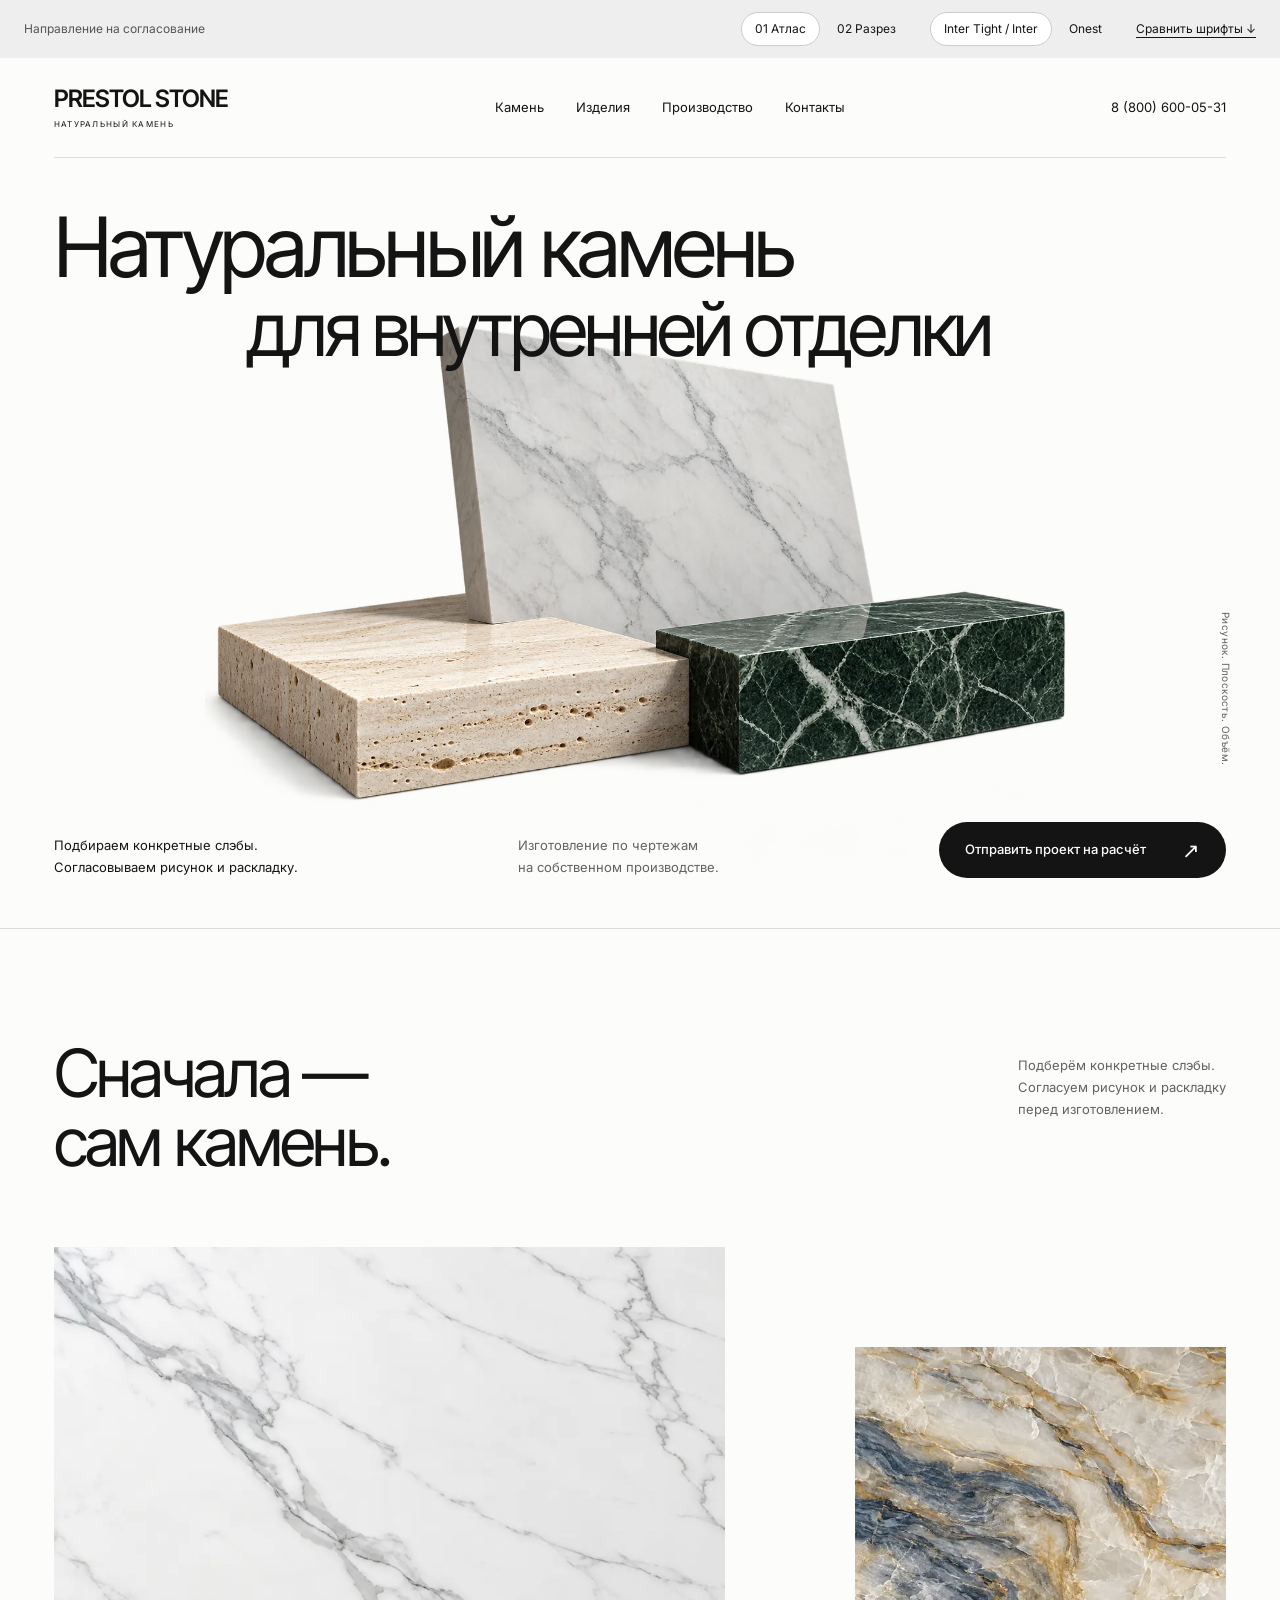
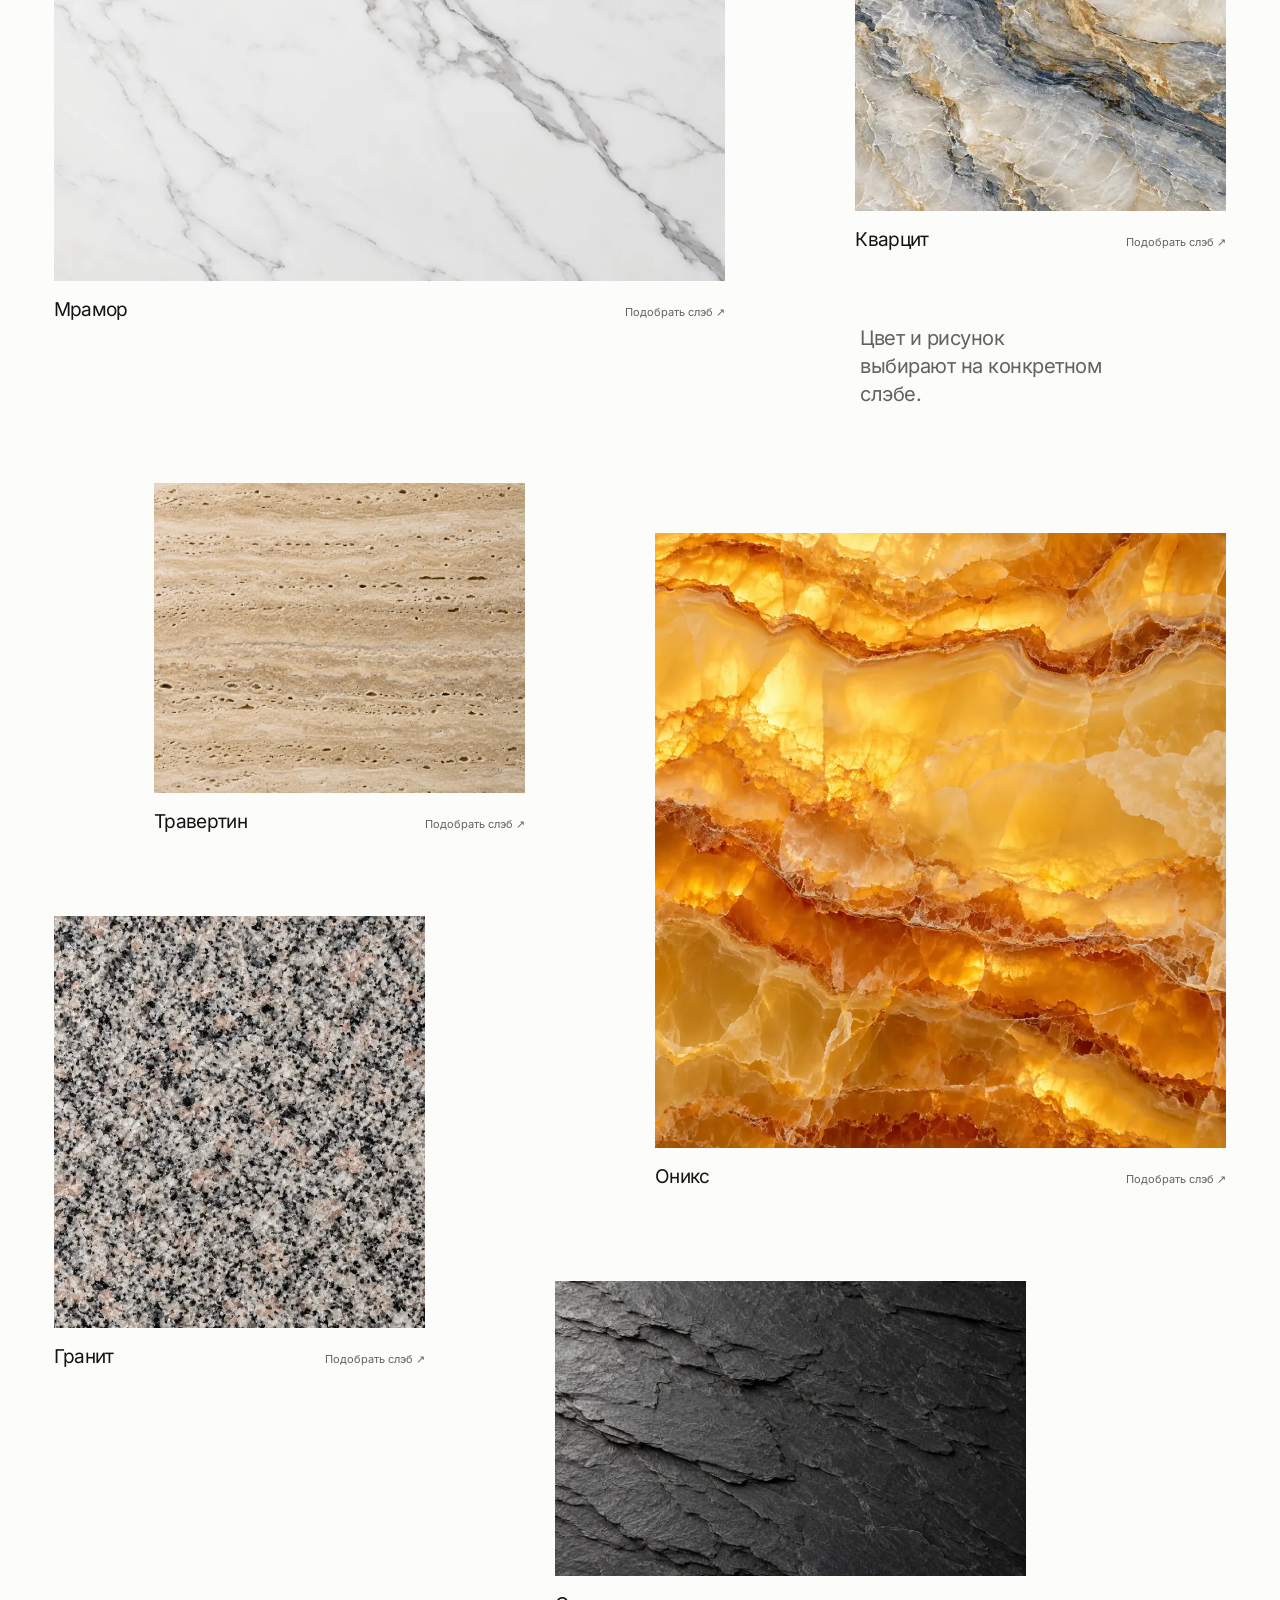
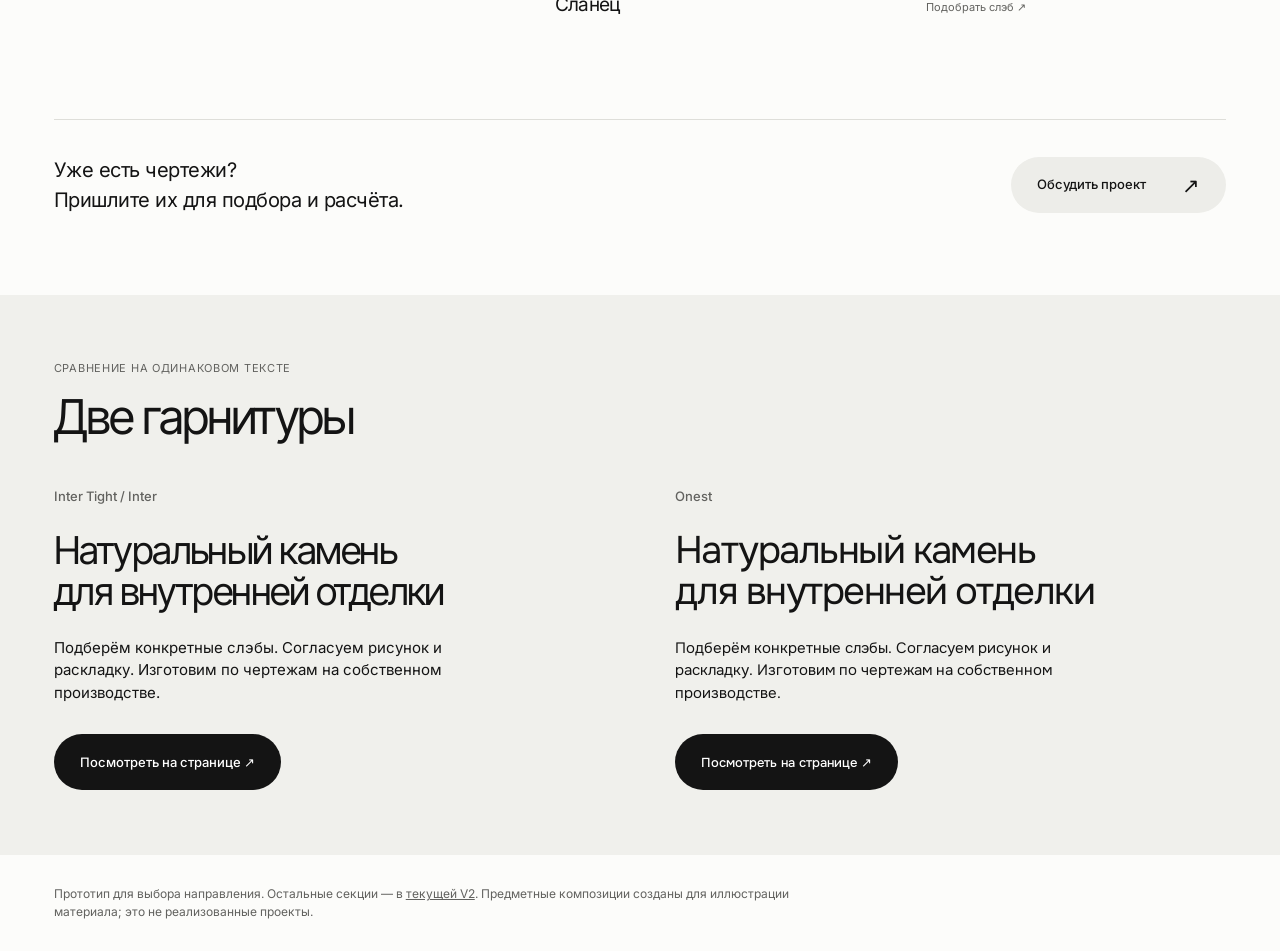
<file: 2026/2026-10/prestol-v2/art-direction.html>
<!doctype html>
<html lang="ru" data-concept="atlas" data-type="inter">
<head>
  <meta charset="utf-8"><meta name="viewport" content="width=device-width,initial-scale=1">
  <meta name="robots" content="noindex,nofollow"><title>Prestol Stone — выбор арт-дирекшена</title>
  <link rel="icon" href="favicon.svg"><link rel="stylesheet" href="art-direction.css">
  <script>let p=new URLSearchParams(location.search);document.documentElement.dataset.concept=p.get('concept')==='section'?'section':'atlas';document.documentElement.dataset.type=p.get('type')==='onest'?'onest':'inter';</script>
  <script src="art-direction.js" defer></script>
</head>
<body>
  <aside class="review-bar" aria-label="Сравнение вариантов">
    <span class="review-label">Направление на согласование</span>
    <fieldset><legend class="sr-only">Композиция</legend><button data-concept="atlas">01 Атлас</button><button data-concept="section">02 Разрез</button></fieldset>
    <fieldset><legend class="sr-only">Шрифт</legend><button data-type="inter">Inter Tight / Inter</button><button data-type="onest">Onest</button></fieldset>
    <a href="#type-study">Сравнить шрифты ↓</a>
  </aside>
  <div class="site-preview">
    <header class="site-header">
      <a href="art-direction.html" class="wordmark" aria-label="Prestol Stone, начало">PRESTOL STONE<span>НАТУРАЛЬНЫЙ КАМЕНЬ</span></a>
      <button class="menu-toggle" aria-expanded="false" aria-controls="navigation">Меню <span>＋</span></button>
      <nav id="navigation" aria-label="Основная навигация"><a href="#gallery">Камень</a><a href="index.html#products">Изделия</a><a href="index.html#production">Производство</a><a href="index.html#contacts">Контакты</a></nav>
      <a class="phone" href="tel:88006000531">8 (800) 600-05-31</a>
    </header>
    <main>
      <section class="hero hero-atlas" aria-labelledby="atlas-title">
        <div class="atlas-heading"><h1 id="atlas-title">Натуральный камень<span>для внутренней отделки</span></h1></div>
        <div class="atlas-stage"><img src="img/direction-atlas-1440.webp" srcset="img/direction-atlas-640.webp 640w,img/direction-atlas-960.webp 960w,img/direction-atlas-1440.webp 1440w" sizes="92vw" alt="Архитектурная композиция из образцов светлого и зелёного камня" width="1536" height="1024" fetchpriority="high"><span class="object-note">Рисунок. Плоскость. Объём.</span></div>
        <div class="atlas-bottom"><p>Подбираем конкретные слэбы.<br>Согласовываем рисунок и раскладку.</p><p class="production-note">Изготовление по чертежам<br>на собственном производстве.</p><a class="pill" href="index.html#request">Отправить проект на расчёт <span aria-hidden="true">↗</span></a></div>
      </section>
      <section class="hero hero-section" aria-labelledby="section-title" hidden>
        <div class="section-kicker"><p>От конкретного слэба<br>до изделия по чертежу.</p></div>
        <h1 id="section-title"><span class="section-title-first">Натуральный<br>камень</span><span class="section-title-last">для внутренней<br>отделки</span></h1>
        <img class="section-object" src="img/direction-section-1440.webp" srcset="img/direction-section-640.webp 640w,img/direction-section-960.webp 960w,img/direction-section-1440.webp 1440w" sizes="(max-width:700px) 90vw,48vw" alt="Две каменные плоскости: светлая и бордовая, раскрытые под углом" width="1122" height="1402">
        <p class="section-detail">Согласуем рисунок<br>и раскладку.</p>
        <div class="section-action"><p>Изготовим по чертежам<br>на собственном производстве.</p><a class="pill" href="index.html#request">Отправить проект на расчёт <span aria-hidden="true">↗</span></a></div>
        <a class="section-down" href="#gallery">Открыть камень <span aria-hidden="true">↓</span></a>
      </section>
      <section class="gallery" id="gallery" aria-labelledby="gallery-title">
        <div class="gallery-intro"><h2 id="gallery-title">Сначала —<br>сам камень.</h2><p>Подберём конкретные слэбы.<br>Согласуем рисунок и раскладку<br>перед изготовлением.</p></div>
        <div class="gallery-grid">
          <a class="specimen marble" href="index.html?material=Мрамор#request"><figure><img src="img/stone-marble-1280.webp" alt="Белый мрамор с протяжёнными серыми прожилками" width="1280" height="960" loading="lazy"><figcaption><span>Мрамор</span><span class="specimen-action">Подобрать слэб ↗</span></figcaption></figure></a>
          <a class="specimen quartzite" href="index.html?material=Кварцит#request"><figure><img src="img/stone-quartzite-960.webp" alt="Кварцит с серыми и золотистыми минеральными прожилками" width="960" height="720" loading="lazy"><figcaption><span>Кварцит</span><span class="specimen-action">Подобрать слэб ↗</span></figcaption></figure></a>
          <a class="specimen travertine" href="index.html?material=Травертин#request"><figure><img src="img/stone-travertine-960.webp" alt="Бежевый травертин с горизонтальными природными слоями" width="960" height="720" loading="lazy"><figcaption><span>Травертин</span><span class="specimen-action">Подобрать слэб ↗</span></figcaption></figure></a>
          <p class="gallery-aside">Цвет и рисунок<br>выбирают на конкретном<br>слэбе.</p>
          <a class="specimen onyx" href="index.html?material=Оникс#request"><figure><img src="img/stone-onyx-1280.webp" alt="Медовый оникс с волнами янтарных и молочных слоёв" width="1280" height="960" loading="lazy"><figcaption><span>Оникс</span><span class="specimen-action">Подобрать слэб ↗</span></figcaption></figure></a>
          <a class="specimen granite" href="index.html?material=Гранит#request"><figure><img src="img/stone-granite-960.webp" alt="Серый гранит с плотной зернистой структурой" width="960" height="720" loading="lazy"><figcaption><span>Гранит</span><span class="specimen-action">Подобрать слэб ↗</span></figcaption></figure></a>
          <a class="specimen slate" href="index.html?material=Сланец#request"><figure><img src="img/stone-slate-960.webp" alt="Тёмно-серый сланец с естественным слоистым рельефом" width="960" height="720" loading="lazy"><figcaption><span>Сланец</span><span class="specimen-action">Подобрать слэб ↗</span></figcaption></figure></a>
        </div>
        <div class="gallery-end"><p>Уже есть чертежи?<br>Пришлите их для подбора и расчёта.</p><a class="pill light" href="index.html#request">Обсудить проект <span aria-hidden="true">↗</span></a></div>
      </section>
    </main>
  </div>
  <section class="type-study" id="type-study" aria-labelledby="type-title"><p class="eyebrow">Сравнение на одинаковом тексте</p><h2 id="type-title">Две гарнитуры</h2><div class="type-columns"><article class="sample-inter"><h3>Inter Tight / Inter</h3><p class="sample-heading">Натуральный камень<br>для внутренней отделки</p><p>Подберём конкретные слэбы. Согласуем рисунок и раскладку. Изготовим по чертежам на собственном производстве.</p><a class="pill" href="?concept=atlas&type=inter">Посмотреть на странице ↗</a></article><article class="sample-onest"><h3>Onest</h3><p class="sample-heading">Натуральный камень<br>для внутренней отделки</p><p>Подберём конкретные слэбы. Согласуем рисунок и раскладку. Изготовим по чертежам на собственном производстве.</p><a class="pill" href="?concept=section&type=onest">Посмотреть на странице ↗</a></article></div></section>
  <footer class="review-footer">Прототип для выбора направления. Остальные секции — в <a href="index.html">текущей V2</a>. Предметные композиции созданы для иллюстрации материала; это не реализованные проекты.</footer>
</body></html>
</file>
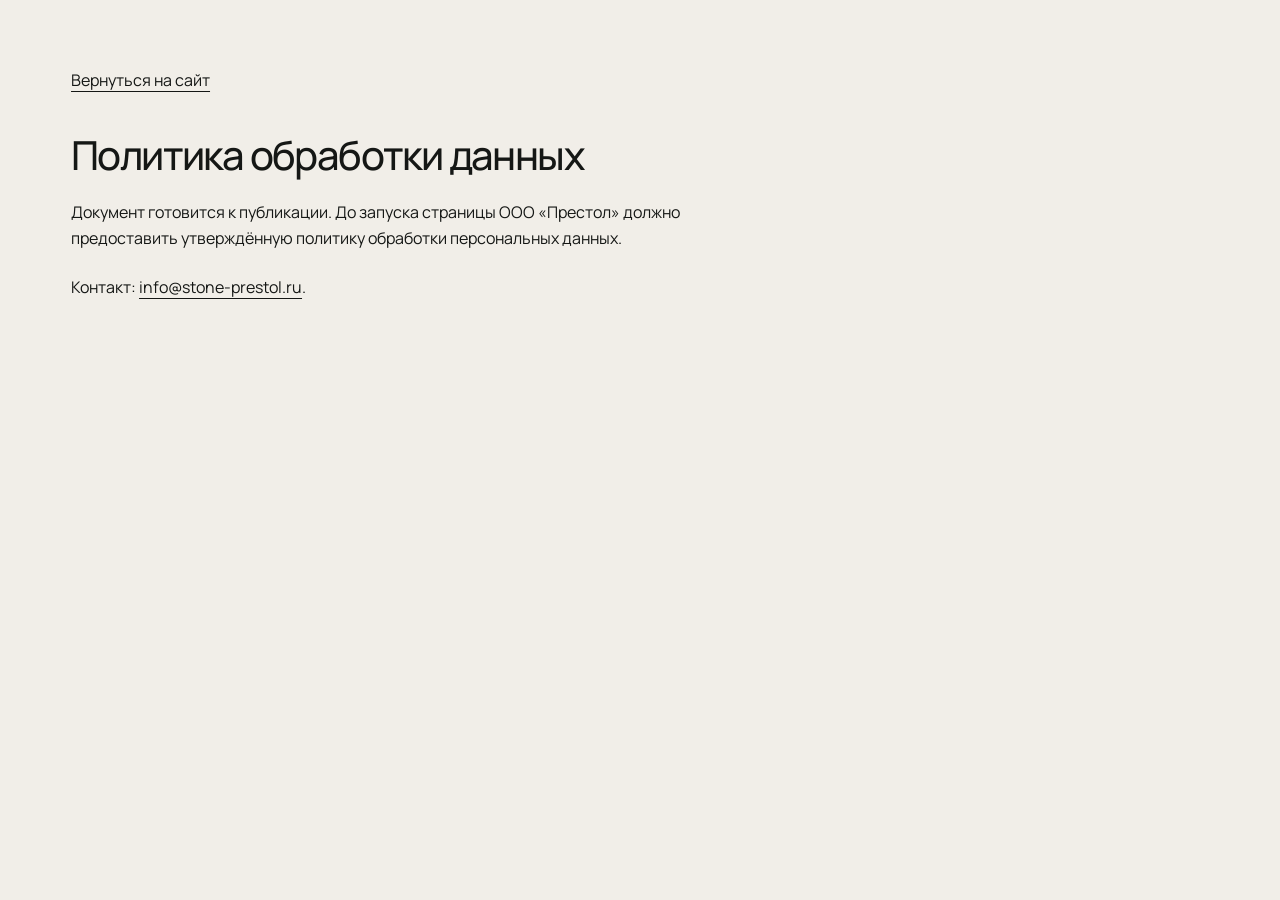
<file: 2026/2026-10/prestol-v2/privacy.html>
<!doctype html><html lang="ru"><head><meta charset="utf-8"><meta name="viewport" content="width=device-width,initial-scale=1"><meta name="robots" content="noindex"><title>Политика обработки данных | Prestol Stone</title><link rel="stylesheet" href="styles.css"></head><body><main class="section"><a href="index.html">Вернуться на сайт</a><h1 style="font-size:40px;margin:40px 0 24px">Политика обработки данных</h1><p>Документ готовится к публикации. До запуска страницы ООО «Престол» должно предоставить утверждённую политику обработки персональных данных.</p><p style="margin-top:24px">Контакт: <a href="mailto:info@stone-prestol.ru">info@stone-prestol.ru</a>.</p></main></body></html>
</file>
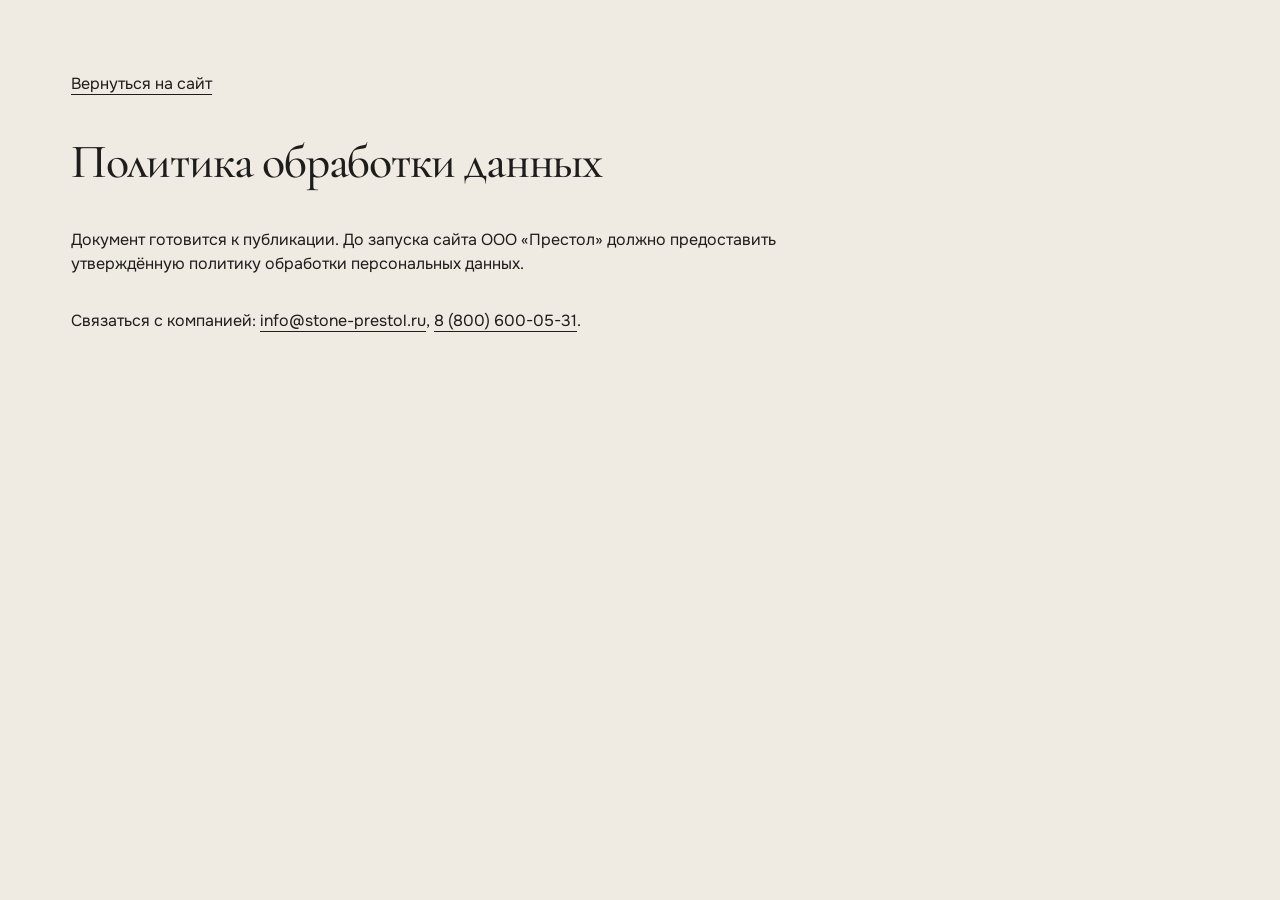
<file: 2026/2026-10/prestol/privacy.html>
<!doctype html>
<html lang="ru"><head><meta charset="utf-8"><meta name="viewport" content="width=device-width,initial-scale=1"><meta name="robots" content="noindex"><title>Политика обработки данных · Престол</title><link rel="stylesheet" href="styles.css"></head><body><main class="section"><a href="index.html">Вернуться на сайт</a><h1 style="margin-block:40px;font-size:48px">Политика обработки данных</h1><p>Документ готовится к публикации. До запуска сайта ООО «Престол» должно предоставить утверждённую политику обработки персональных данных.</p><p style="margin-top:24px">Связаться с компанией: <a href="mailto:info@stone-prestol.ru">info@stone-prestol.ru</a>, <a href="tel:88006000531">8 (800) 600-05-31</a>.</p></main></body></html>
</file>
<file: 2026/2026-10/prestol-v2/styles.css>
@font-face{font-family:Manrope;src:url('fonts/manrope-ru.woff2') format('woff2');font-weight:400 700;font-style:normal;font-display:swap;unicode-range:U+0400-052F,U+2DE0-2DFF,U+A640-A69F}
@font-face{font-family:Manrope;src:url('fonts/manrope-latin.woff2') format('woff2');font-weight:400 700;font-style:normal;font-display:swap;unicode-range:U+0000-00FF,U+0131,U+0152-0153,U+02BB-02BC,U+02C6,U+02DA,U+02DC,U+0304,U+0308,U+0329,U+2000-206F,U+20AC,U+2122,U+2191,U+2193,U+2212,U+2215,U+FEFF,U+FFFD}
:root{--bg:#f1eee8;--surface:#d5cec2;--graphite:#292b29;--text:#151715;--secondary:#77766f;--muted:#62645e;--line:#c7c5be;--sans:Manrope,sans-serif;--gutter:clamp(48px,5.55vw,80px);color-scheme:light;scroll-behavior:smooth;scroll-padding-top:24px}
*{box-sizing:border-box}body{margin:0;background:var(--bg);color:var(--text);font:400 16px/1.6 var(--sans);-webkit-font-smoothing:antialiased}button,input,select,textarea{font:inherit}button,a,input,select{-webkit-tap-highlight-color:transparent}button,a{touch-action:manipulation}button{cursor:pointer}button:focus-visible,a:focus-visible,input:focus-visible,select:focus-visible{outline:2px solid currentColor;outline-offset:5px}a{color:inherit;text-decoration-thickness:1px;text-underline-offset:5px}a:hover{text-decoration-thickness:2px}::selection{background:var(--graphite);color:var(--bg)}[hidden]{display:none!important}h1,h2,h3,p,figure{margin:0}h1,h2,h3{font-weight:500;text-wrap:balance}h1{font-size:clamp(64px,4.75vw,72px);line-height:1.06;letter-spacing:-.04em}h2{font-size:clamp(40px,3.5vw,50px);line-height:1.12;letter-spacing:-.035em;max-width:21ch}h3{font-size:24px;line-height:1.3;letter-spacing:-.02em}p{max-width:62ch}img{display:block;width:100%;height:100%;object-fit:cover}picture{display:block;width:100%;height:100%}.arrow{flex-shrink:0;display:block}input,select{caret-color:var(--graphite)}.section{max-width:1440px;margin:auto;padding:68px var(--gutter)}.section-heading{display:grid;grid-template-columns:1.15fr 1fr;gap:80px;align-items:end;margin-bottom:44px}.section-heading>p{font-size:16px;max-width:43ch;color:var(--muted)}.button{display:inline-flex;align-items:center;justify-content:center;min-height:58px;padding:18px 25px;font-size:14px;font-weight:600;line-height:1.5;border:1px solid var(--graphite);border-radius:1px;text-decoration:none;background:var(--graphite);color:var(--bg);transition:background .2s,color .2s}.button:hover{background:#41443f;text-decoration:none}.button:active{transform:translateY(1px)}.button:disabled{opacity:.6;cursor:wait}.skip-link{position:fixed;top:-100px;left:20px;background:var(--bg);color:var(--text);padding:16px;z-index:30}.skip-link:focus{top:10px}
.opening{min-height:100svh;display:grid;grid-template-rows:84px minmax(600px,1fr) auto}.header{width:100%;max-width:1440px;margin:auto;display:flex;align-items:center;gap:28px;padding:20px var(--gutter);height:84px}.brand{font-size:20px;line-height:1.1;font-weight:600;white-space:nowrap;text-decoration:none}.brand span{font-weight:400}.navigation{display:flex;align-items:center;gap:24px;margin-left:auto;font-size:13px}.navigation a{text-decoration:none;min-height:30px;display:inline-flex;align-items:center}.navigation a:hover{opacity:.65}.header-phone{font-size:13px;white-space:nowrap;text-decoration:none;min-height:32px;display:flex;align-items:center}.header-calc{font-size:13px}.menu-toggle{display:none}.hero{min-width:0;min-height:600px;position:relative;display:flex;align-items:center;isolation:isolate}.hero-copy{position:relative;z-index:2;width:min(46%,680px);margin-left:max(var(--gutter),calc((100vw - 1440px)/2 + var(--gutter)));padding:42px 36px 50px 0;display:grid;gap:26px;justify-items:start}.hero-copy h1{max-width:14ch}.hero-copy>p{font-size:17px;line-height:1.6;max-width:34ch}.hero-art{position:absolute;top:0;bottom:0;right:0;width:56%;z-index:0}.hero-art img{object-position:center}.service-strip{max-width:1440px;width:100%;margin:auto;padding:25px var(--gutter);display:grid;grid-template-columns:1fr 1.2fr .8fr;gap:24px;font-size:13px;line-height:1.5}.service-strip span{padding-block:7px}.service-strip span+span{border-left:1px solid var(--line);padding-left:34px}.has-long-title .hero-copy h1{font-size:clamp(54px,4.2vw,64px);max-width:16ch}
[data-hero=b] .opening{background:var(--graphite);color:var(--bg)}[data-hero=b] .hero-art{width:100%}[data-hero=b] .hero-art img{object-position:center right}[data-hero=b] .hero:after{content:'';position:absolute;inset:0;z-index:1;pointer-events:none;background:linear-gradient(90deg,rgba(21,23,21,.98),rgba(21,23,21,.83) 32%,rgba(21,23,21,.22) 66%,transparent)}[data-hero=b] .hero-copy{width:min(52%,740px)}[data-hero=b] .hero-copy .button{background:var(--bg);border-color:var(--bg);color:var(--text)}[data-hero=b] .hero-copy .button:hover{background:var(--surface)}[data-hero=b] .service-strip span+span{border-color:#5c6059}
.products{padding-top:110px}.product-grid{display:grid;grid-template-columns:1fr 1fr;gap:42px 28px}.product{text-decoration:none;min-width:0}.product figure{aspect-ratio:1.34;overflow:hidden;background:var(--surface)}.product figure img,.stone img{transition:transform .4s cubic-bezier(.16,1,.3,1)}.product:hover img,.stone:hover img{transform:scale(1.025)}.product-caption{display:flex;gap:24px;align-items:start;justify-content:space-between;padding-top:22px;min-height:85px}.product-caption h3{font-size:25px;max-width:26ch}.product-caption .arrow{margin-top:5px}.collection{padding-block:75px 112px}.stone-grid{display:grid;grid-template-columns:repeat(3,minmax(0,1fr));gap:44px 24px}.stone{min-width:0}.stone figure{aspect-ratio:.95;overflow:hidden;background:var(--surface)}.stone-caption{display:flex;align-items:center;justify-content:space-between;gap:15px;padding-top:19px}.stone-caption h3{font-size:24px}.text-action{display:inline-flex;align-items:center;gap:14px;min-height:36px;padding:6px 0;border:0;background:none;font-size:13px;color:var(--text)}.text-action:hover{text-decoration:underline;text-underline-offset:5px}.text-action .arrow{width:19px}
.why{max-width:1440px;margin:0 auto 64px;background:var(--surface);display:grid;grid-template-columns:1fr 1fr}.why-image{min-height:800px}.why-image img{object-position:center}.why-copy{padding:75px clamp(36px,5vw,72px);display:grid;gap:46px;align-content:center}.why-copy h2{font-size:44px;max-width:16ch}.benefits{display:grid;gap:28px}.benefits>div{padding-top:22px;border-top:1px solid #b8b1a6}.benefits h3{font-size:21px;margin-bottom:10px}.benefits p{font-size:15px;color:#4e504b;max-width:43ch}.production{padding-top:68px}.production .section-heading{align-items:start}.production-wide{aspect-ratio:2.28;margin-bottom:28px;background:var(--surface);overflow:hidden}.production-wide img{object-position:center 55%}.detail-grid{display:grid;grid-template-columns:repeat(3,minmax(0,1fr));gap:24px}.detail-grid figure{min-width:0}.detail-grid picture{aspect-ratio:1.4;height:auto;background:var(--surface)}.detail-grid figcaption{font-size:14px;margin-top:15px;color:var(--muted)}.projects .demo-notice{padding:15px 20px;border:1px solid var(--graphite);margin-bottom:28px;font-size:14px}.project-card{display:grid;grid-template-columns:1.3fr 1fr;gap:56px}.project-card figure{aspect-ratio:1.4;background:var(--surface)}.project-card dl{display:grid;grid-template-columns:1fr 1.3fr;gap:20px;margin:0;align-content:center;font-size:14px}.project-card dt{color:var(--muted)}.project-card dd{margin:0}.process{padding-block:85px 118px}.process h2{margin-bottom:52px}.route{display:grid;grid-template-columns:repeat(4,minmax(0,1fr));gap:30px;list-style:none;counter-reset:route;padding:0;margin:0}.route li{position:relative;border-top:1px solid var(--graphite);padding-top:29px;font-size:17px;line-height:1.55;max-width:30ch;counter-increment:route}.route li:before{content:counter(route,decimal-leading-zero);display:block;font-size:13px;color:var(--muted);margin-bottom:29px;font-variant-numeric:tabular-nums}
.request{background:var(--graphite);color:var(--bg);padding:88px var(--gutter)}.request-inner{max-width:1280px;margin:auto;display:grid;grid-template-columns:1fr 1.2fr;gap:90px}.request h2{font-size:46px;max-width:14ch;margin-bottom:30px}.request-copy>p{font-size:16px;max-width:37ch;color:#d0d0c8}.form-column{min-width:0;padding-top:6px}form{display:grid;grid-template-columns:1fr 1fr;gap:24px}.full{grid-column:1/-1}label{display:grid;gap:10px;font-size:13px;color:#d8d7cf;align-content:start}input,select{width:100%;min-width:0;background:transparent;color:var(--bg);border:1px solid #777c72;min-height:53px;padding:13px;border-radius:1px;font-size:15px}input::placeholder{color:#c6c6be;opacity:1}select{color-scheme:dark}select option{background:var(--graphite);color:var(--bg)}.upload{position:relative;display:flex;align-items:center;gap:15px;min-height:64px;border:1px solid #777c72;padding:14px;overflow:hidden}.upload input{position:absolute;inset:0;opacity:0;cursor:pointer;width:100%;height:100%}.upload:focus-within{outline:2px solid var(--bg);outline-offset:5px}.upload-label{font-weight:500;white-space:nowrap;color:var(--bg);font-size:13px}.upload #file-names{color:#c6c6be;overflow:hidden;white-space:nowrap;text-overflow:ellipsis;font-size:12px}.upload .arrow{margin-left:auto}.hint{font-size:12px;line-height:1.6;color:#c6c6be}.request .primary{background:var(--bg);border-color:var(--bg);color:var(--text)}.request .primary:hover{background:var(--surface)}.consent{font-size:12px;line-height:1.6;color:#c6c6be;margin-top:-5px}.form-error,.field-error{font-size:13px;color:#ffb8a5}.form-error:empty,.field-error:empty{display:none}.selected-material{font-size:14px;min-height:24px;color:var(--bg);padding-bottom:13px;border-bottom:1px solid #777c72}.success{padding-top:25px}.success h3{font-size:29px;margin-bottom:20px}.success p{max-width:36ch;color:#d8d7cf}.footer{max-width:1440px;margin:auto;padding:56px var(--gutter) 60px;display:grid;grid-template-columns:1fr 1fr 1.1fr;gap:55px;align-items:start}.footer .brand{font-size:20px;margin-top:5px}.footer-contact{display:grid;gap:10px;font-size:15px}.footer a{min-height:32px;display:inline-flex;align-items:center}.footer-legal{font-size:13px;color:var(--muted);display:grid;gap:10px}.footer-legal a{margin-top:9px}.mobile-bar{display:none}.review-switch{position:fixed;bottom:18px;right:18px;z-index:20;background:var(--bg);color:var(--text);display:flex;border:1px solid var(--graphite);font-size:12px}.review-switch a{padding:10px 12px;text-decoration:none}.review-switch a[aria-current=true]{background:var(--graphite);color:var(--bg)}
@media(min-width:1600px){.hero-copy{padding-right:50px}.hero-art{width:56%;max-width:1100px}.hero{max-height:1000px}[data-hero=b] .hero-art{max-width:none}}
@media(max-width:1200px){.header{gap:20px}.navigation{gap:16px;font-size:12px}.brand{font-size:18px}.header-phone{font-size:12px}.header-calc{font-size:12px}.hero-copy{width:47%;padding-right:22px}.hero-copy h1{font-size:64px}.hero-copy>p{font-size:16px}.has-long-title .hero-copy h1{font-size:54px}.why-copy{padding:56px 35px}.why-copy h2{font-size:39px}.request-inner{gap:55px}.request h2{font-size:42px}.stone-caption{gap:12px}.stone-caption h3{font-size:21px}.text-action{gap:7px}.footer{gap:28px}}
@media(max-width:1000px){.navigation{display:none;position:absolute;top:84px;left:0;right:0;margin:0;background:var(--bg);color:var(--text);padding:24px var(--gutter);z-index:15;flex-wrap:wrap;font-size:15px;border-bottom:1px solid var(--line)}.navigation.is-open{display:flex}.header-phone{margin-left:auto}.header-calc{margin-left:5px}.menu-toggle{display:block;padding:8px 0 8px 8px;border:0;background:none;color:inherit}.menu-toggle span{display:block;width:24px;height:1px;background:currentColor;margin-block:6px}.opening{grid-template-rows:84px minmax(570px,1fr) auto}.hero-copy h1{font-size:55px}.has-long-title .hero-copy h1{font-size:48px}.hero-copy{width:49%;padding-right:15px}.hero-copy>p{font-size:16px}.hero-art{width:54%}.hero-copy .button{font-size:13px;padding-inline:18px}.section-heading{gap:45px}.stone-caption{display:block}.stone-caption .text-action{margin-top:6px}.why-image{min-height:740px}.why-copy h2{font-size:35px}.benefits h3{font-size:19px}.benefits p{font-size:14px}.request-inner{gap:42px}.request h2{font-size:38px}.request-copy>p{font-size:15px}.footer{grid-template-columns:1fr 1fr}.footer-legal{grid-column:2}}
@media(max-width:760px){:root{--gutter:22px;scroll-padding-top:16px}.opening{display:block;min-height:0}.header{height:76px;padding:18px var(--gutter);gap:12px}.brand{font-size:17px}.header-phone{font-size:11px}.header-calc{display:none}.navigation{top:76px;padding:22px;font-size:15px;gap:18px 26px}.hero{display:flex;flex-direction:column;align-items:stretch;min-height:0}.hero-copy{width:auto!important;margin:0;padding:36px var(--gutter) 33px;gap:24px;min-height:0}.hero-copy h1{font-size:40px;line-height:1.08;letter-spacing:-.035em;max-width:15ch}.hero-copy>p{font-size:16px;line-height:1.6;max-width:39ch}.hero-copy .button{font-size:13px;padding:17px 20px;min-height:57px}.hero-art{position:relative;inset:auto;width:100%!important;height:275px;flex:none}.hero-art img{object-position:center}.service-strip{padding:24px var(--gutter);font-size:13px;gap:13px;grid-template-columns:1fr}.service-strip span{padding-block:9px}.service-strip span+span{padding:9px 0 9px 16px;border-left:1px solid var(--line)}.service-strip span:first-child{padding-left:16px;border-left:1px solid var(--line)}.has-long-title .hero-copy h1{font-size:36px;max-width:18ch}
[data-hero=b] .hero:after{display:none}[data-hero=b] .hero-copy{background:var(--graphite)}[data-hero=b] .hero-art{height:310px}[data-hero=b] .service-strip span{border-color:#5c6059}
.section{padding:39px var(--gutter)}h2{font-size:32px;max-width:21ch;letter-spacing:-.03em}.section-heading{grid-template-columns:1fr;gap:22px;margin-bottom:30px}.section-heading>p{font-size:16px;max-width:43ch}.products{padding-top:68px}.product-grid{gap:30px 18px}.product figure{aspect-ratio:.95}.product-caption{padding-top:16px;gap:10px;min-height:95px}.product-caption h3{font-size:19px;line-height:1.4;letter-spacing:-.02em}.product-caption .arrow{width:18px;height:18px;margin-top:5px}.collection{padding-block:40px 72px}.stone-grid{grid-template-columns:1fr 1fr;gap:31px 18px}.stone figure{aspect-ratio:.87}.stone-caption{padding-top:15px}.stone-caption h3{font-size:21px}.text-action{font-size:13px;min-height:38px}.text-action .arrow{width:18px}.why{display:flex;flex-direction:column-reverse;margin-bottom:30px}.why-image{height:360px;min-height:0}.why-image img{object-position:center}.why-copy{padding:48px var(--gutter) 44px;gap:32px}.why-copy h2{font-size:32px;max-width:18ch}.benefits{gap:22px}.benefits>div{padding-top:20px}.benefits h3{font-size:20px;margin-bottom:12px}.benefits p{font-size:16px;max-width:43ch}.production{padding-top:40px}.production-wide{aspect-ratio:1.3;margin-bottom:22px}.detail-grid{gap:25px 18px;grid-template-columns:1fr 1fr}.detail-grid figure:last-child{grid-column:1/-1;display:grid;grid-template-columns:1fr 1fr;gap:18px;align-items:start}.detail-grid picture{aspect-ratio:1.1}.detail-grid figcaption{font-size:13px;line-height:1.5;margin-top:12px}.detail-grid figure:last-child picture{aspect-ratio:1.1}.detail-grid figure:last-child figcaption{margin-top:8px}.process{padding-block:48px 70px}.process h2{margin-bottom:32px}.route{display:block}.route li{max-width:none;padding:22px 0 24px 52px;font-size:16px}.route li:before{position:absolute;top:23px;left:0;margin:0}.request{padding:54px var(--gutter) 52px}.request-inner{grid-template-columns:1fr;gap:38px}.request h2{font-size:32px;max-width:19ch;margin-bottom:24px}.request-copy>p{font-size:16px;max-width:42ch}.form-column{padding:0}form{grid-template-columns:1fr;gap:22px}label{font-size:14px}.hint{font-size:13px}.consent{font-size:12px}.request .button{width:100%}.footer{padding:40px var(--gutter) 105px;grid-template-columns:1fr;gap:29px}.footer .brand{font-size:20px}.footer-legal{grid-column:auto;font-size:13px}.footer-contact{font-size:16px}.footer-contact a{min-height:36px}.project-card{grid-template-columns:1fr;gap:26px}.project-card dl{gap:14px;font-size:13px}.mobile-bar:not([hidden]){display:flex;position:fixed;bottom:0;left:0;right:0;background:var(--bg);color:var(--text);padding:10px 20px max(10px,env(safe-area-inset-bottom));border-top:1px solid var(--line);gap:12px;z-index:18}.mobile-bar a{flex:1;text-align:center;padding:11px 10px;text-decoration:none;font-size:14px;min-height:46px}.mobile-bar a:first-child{background:var(--graphite);color:var(--bg)}.mobile-bar.is-input{display:none!important}.review-switch{bottom:83px;font-size:11px;right:12px}}
@media(max-width:400px){:root{--gutter:20px}.header{gap:10px}.header-phone{font-size:10px}.brand{font-size:16px}.hero-copy h1{font-size:38px}.hero-copy{padding-top:30px;gap:23px}.hero-art{height:255px}.has-long-title .hero-copy h1{font-size:36px}.product-grid{grid-template-columns:1fr}.product figure{aspect-ratio:1.35}.product-caption{min-height:0;padding-bottom:10px}.product-caption h3{font-size:23px;max-width:24ch}.stone-caption h3{font-size:20px}.stone-grid{gap:28px 16px}.detail-grid{gap:22px 16px}.upload{gap:12px;padding:12px}.upload #file-names{font-size:11px}.upload-label{font-size:12px}}
.header-phone,.header-calc{font-size:13px}.navigation{font-size:13px}.hint,.consent,.upload #file-names,.upload-label{font-size:13px}
@media(max-width:1000px){.navigation{font-size:15px}}
@media(prefers-reduced-motion:reduce){:root{scroll-behavior:auto}*,*::before,*::after{animation:none!important;transition:none!important;scroll-behavior:auto!important}.product:hover img,.stone:hover img{transform:none}}
</file>
<file: 2026/2026-10/prestol/styles.css>
@font-face{font-family:Cormorant;src:url('fonts/cormorant-ru.woff2') format('woff2');font-style:normal;font-weight:400 700;font-display:swap;unicode-range:U+0400-052F,U+2DE0-2DFF,U+A640-A69F}
@font-face{font-family:Cormorant;src:url('fonts/cormorant-latin.woff2') format('woff2');font-style:normal;font-weight:400 700;font-display:swap}
@font-face{font-family:Onest;src:url('fonts/onest-ru.woff2') format('woff2');font-style:normal;font-weight:100 900;font-display:swap;unicode-range:U+0400-052F,U+2DE0-2DFF,U+A640-A69F}
@font-face{font-family:Onest;src:url('fonts/onest-latin.woff2') format('woff2');font-style:normal;font-weight:100 900;font-display:swap}
:root{--bg:#efeae2;--surface:#f7f4ef;--stone:#d8cfc2;--graphite:#2a2927;--text:#1e1d1b;--text-muted:#625c53;--bronze:#8c6b45;--line:#c9bdab;--gutter:clamp(20px,5.55vw,80px);--sans:Onest,'Segoe UI',sans-serif;--display:Cormorant,Georgia,serif;color-scheme:light;scroll-behavior:smooth;scroll-padding-top:24px}
*{box-sizing:border-box}body{margin:0;background:var(--bg);color:var(--text);font:400 16px/1.55 var(--sans);-webkit-font-smoothing:antialiased}button,input,select,textarea{font:inherit}button,a,input,select,textarea{-webkit-tap-highlight-color:transparent}button{cursor:pointer}a{color:inherit;text-underline-offset:5px;text-decoration-thickness:1px}a:hover{text-decoration-color:var(--bronze)}button:focus-visible,a:focus-visible,input:focus-visible,select:focus-visible,textarea:focus-visible{outline:2px solid var(--bronze);outline-offset:5px}::selection{background:#bda98d;color:var(--text)}:focus{caret-color:var(--bronze)}[hidden]{display:none!important}img{display:block;width:100%;height:100%;object-fit:cover}picture{display:block;width:100%;height:100%}figure{margin:0}p{margin:0;max-width:65ch}h1,h2,h3{font-weight:500;margin:0;text-wrap:balance}h1,h2{font-family:var(--display);letter-spacing:-.025em;line-height:1.06}h1{font-size:clamp(48px,5vw,72px)}h2{font-size:clamp(42px,4.2vw,60px);max-width:21ch}h3{font-size:23px;line-height:1.25}p+h3{margin-top:32px}.section{padding:72px var(--gutter);max-width:1440px;margin-inline:auto;scroll-margin-top:24px}.section:not(.intro):not(.contacts)>h2{margin-bottom:32px}.section>p{margin-bottom:32px}main{overflow:clip}.btn{border:1px solid var(--graphite);border-radius:2px;background:var(--graphite);color:var(--bg);font-weight:500;font-size:15px;padding:18px 27px;min-height:56px;line-height:1.3;transition:background .2s,color .2s,transform .2s}.btn:hover{background:#46423d}.btn:active{transform:translateY(1px)}.btn:disabled{cursor:wait;opacity:.65}.link{border:0;background:none;color:inherit;padding:9px 0;font:500 14px var(--sans);text-decoration:underline;text-underline-offset:6px}.tag,.file-hint{font-size:12px;color:var(--text-muted);line-height:1.5}.skip-link{position:fixed;top:-80px;left:20px;z-index:99;padding:15px;background:var(--surface)}.skip-link:focus{top:12px}
.intro{padding-top:0;padding-bottom:60px}.header{display:flex;align-items:center;justify-content:space-between;gap:24px;padding:25px 0;border-bottom:1px solid var(--line)}.brand{display:block;max-width:260px;line-height:1.1}.logo{font:600 28px/1 var(--display);letter-spacing:.15em}.brand .tag{display:block;font:10px/1.6 var(--sans);margin-top:6px;max-width:235px}.brand br{display:none}.nav{display:flex;gap:21px;font-size:12px}.nav a{text-decoration:none;position:relative}.nav a:hover{color:var(--bronze)}.header-phone{white-space:nowrap;line-height:1.6}.header-phone>a{text-decoration:none;font-size:15px;font-weight:500}.header-phone .tag{font-size:11px}.header>.btn{padding:12px 20px;min-height:44px;font-size:13px}.menu-toggle{display:none}.hero{display:grid;grid-template-columns:40% 60%;align-items:center;padding-block:36px 0;min-height:630px}.hero-txt{padding:38px 32px 42px 0;display:grid;gap:26px;position:relative;z-index:1}.hero-txt h1{width:114%;max-width:570px;padding-right:12px}.hero-txt>p:not(.tag){font-size:15px;max-width:34ch;line-height:1.65}.hero-txt>.tag{font-size:12px;max-width:35ch}.hero>.media{height:590px;align-self:stretch}.media{position:relative;background:var(--stone);overflow:hidden}.zoom-image{border:0;background:none;padding:0;display:block;width:100%;height:100%;cursor:zoom-in}.media img{transition:transform .6s cubic-bezier(.16,1,.3,1)}.media:hover img{transform:scale(1.025)}.proof{display:grid;grid-template-columns:repeat(3,1fr);padding-top:35px;gap:24px}.proof>div{padding-left:24px;border-left:1px solid var(--bronze);display:grid;gap:6px}.proof strong{font-size:16px;font-weight:500}.proof span{font-size:12px;color:var(--text-muted)}.proof strong span{font-size:inherit;color:inherit}
.products{padding-top:72px}.grid3{display:grid;grid-template-columns:repeat(3,minmax(0,1fr));gap:44px 28px}.product-card{display:flex;flex-direction:column;min-width:0}.product-card .media{aspect-ratio:4/3}.card-copy{padding-top:22px;display:flex;flex-direction:column;align-items:start;flex:1}.card-copy h3{font-family:var(--display);font-size:32px;margin-bottom:12px}.card-copy>p:not(.price){font-size:14px;color:var(--text-muted);margin-bottom:24px;max-width:36ch}.price{font-size:13px;font-variant-numeric:tabular-nums;margin-top:auto;margin-bottom:12px}.product-card:last-child{grid-column:1/-1;display:grid;grid-template-columns:1fr 2.06fr;gap:28px;border-top:1px solid var(--line);padding-top:30px}.product-card:last-child .media{aspect-ratio:2/1}.product-card:last-child .card-copy{padding:4px 0}.product-card:last-child .card-copy p{max-width:53ch}.product-card:last-child .price{margin-top:0}
.section.seg{margin-top:60px;margin-bottom:60px;background:#e2dacd;padding-block:66px;display:grid;grid-template-columns:1fr 1.25fr;gap:38px 90px}.seg>h2{grid-column:1/-1}.tabs{display:flex;gap:0;border-bottom:1px solid var(--line);align-items:stretch}.tab{border:0;border-bottom:2px solid transparent;color:var(--text-muted);background:transparent;font-size:14px;line-height:1.5;padding:17px 15px;transition:color .2s,border-color .2s;text-align:left}.tab[aria-selected=true]{border-bottom-color:var(--bronze);color:var(--text)}.tab:hover{color:var(--text)}.seg>.tabs{display:flex;flex-direction:column;align-self:start;border-bottom:0}.seg>.tabs .tab{font-family:var(--display);font-size:32px;padding:14px 0;border-bottom:1px solid var(--line)}.seg>.tabs .tab[aria-selected=true]{border-bottom-color:var(--bronze)}.seg>[data-segp]{display:grid;gap:22px;align-content:start;padding-top:14px;font-size:15px}.row{display:flex;flex-wrap:wrap;align-items:center;gap:12px 24px}
.stone>h2{max-width:21ch}.stone>p{max-width:64ch}.stone .grid3{margin-top:44px;margin-bottom:72px;gap:48px 28px}.stone-card{min-width:0}.stone-card .media{aspect-ratio:1.5}.stone-card h3{font-family:var(--display);font-size:36px;margin:21px 0 19px}.spec{display:grid;grid-template-columns:86px 1fr;font-size:13px;gap:12px 10px;margin:0}.spec dt{color:var(--text-muted)}.spec dd{margin:0}.spec dt:first-child,.spec dd:nth-child(2){padding-bottom:12px;border-bottom:1px solid var(--line);font-variant-numeric:tabular-nums}.stone>h3{font-family:var(--display);font-size:36px;margin-bottom:24px}.cmpwrap{overflow-x:auto;margin-bottom:50px;scrollbar-color:var(--bronze) var(--stone);scrollbar-width:thin}.cmp{border-collapse:collapse;width:100%;min-width:680px;font-size:14px}.cmp th,.cmp td{padding:22px 20px;border-bottom:1px solid var(--line);text-align:left;vertical-align:top;width:25%}.cmp th{font-weight:500;background:#e5dfd5}.cmp td:first-child{font-weight:500;padding-left:0;width:15%}.cmp tbody td:nth-child(2){background:#e8e2d8}.catalog{background:var(--surface);padding:42px;display:grid;gap:22px}.catalog h3{font-family:var(--display);font-size:39px}.catalog>p{font-size:14px;max-width:80ch}.catform{display:grid;grid-template-columns:1fr 1fr auto;gap:20px;align-items:start}.catform>div{padding-top:29px}.catalog .consent{margin-top:-4px}
.price.section{display:grid;grid-template-columns:1fr 1.1fr;gap:25px 90px;font-size:16px;padding-block:90px}.price.section>h2{grid-column:1;grid-row:1/3}.price.section>p{grid-column:2;margin:0;font-size:15px}.price.section>.list{grid-column:2;margin:8px 0 10px;padding:0;list-style:none;counter-reset:estimate}.list li{padding:18px 0;border-bottom:1px solid var(--line);font-size:15px;counter-increment:estimate;display:flex;gap:25px}.list li::before{content:'0' counter(estimate);color:var(--text-muted);font-size:11px;padding-top:4px;font-variant-numeric:tabular-nums}.slabs>p{max-width:73ch;font-size:15px}.slabs>.grid3{margin-top:44px;gap:28px}.slabs .media{aspect-ratio:.86}.slabs .media:nth-child(2){margin-top:56px}.slabs .media:nth-child(3){margin-top:112px}.awaiting img{filter:saturate(.6)}.awaiting figcaption{position:absolute;bottom:14px;left:14px;right:14px;background:var(--surface);padding:9px 12px;font-size:11px;pointer-events:none;color:var(--text-muted)}
.guarantee{background:var(--graphite);color:var(--bg);display:grid;grid-template-columns:1.15fr 1fr;gap:28px 70px;margin-block:72px;padding-block:76px}.guarantee>h2{grid-column:1;max-width:13ch}.guarantee>.media{grid-column:2;grid-row:1/3;min-height:360px}.guarantee>p{grid-column:1;font-size:15px;margin-bottom:8px}.guarantee>.steps{grid-column:1/-1;margin-top:32px}.guarantee>.steps+p{grid-column:1/-1;margin-top:10px;color:#d4cbbd;font-size:14px}.steps{list-style:none;margin:0;padding:0;display:grid;grid-template-columns:repeat(5,1fr);gap:26px;counter-reset:step}.steps li{counter-increment:step;border-top:1px solid var(--bronze);padding-top:24px;font-size:13px;line-height:1.65}.steps li::before{content:'0' counter(step);display:block;font-size:13px;font-variant-numeric:tabular-nums;margin-bottom:23px;color:var(--text-muted)}.steps b{display:block;font-weight:500;font-size:16px;margin-bottom:12px;line-height:1.4}.guarantee .steps{grid-template-columns:repeat(3,1fr);gap:42px}.guarantee .steps li::before{color:#bfb29f}.process{padding-block:70px 100px}.process>h2{margin-bottom:48px!important}.form{background:var(--surface);padding-block:75px 70px;margin-bottom:72px}.split{display:grid;grid-template-columns:minmax(0,2fr) minmax(0,1fr);gap:65px}.formcol{min-width:0;display:grid;gap:30px}.formcol>.tabs{margin-bottom:6px}.formcol>.tabs .tab{flex:1;padding-left:0;padding-right:24px;font-size:13px}.after{padding-top:18px;border-top:1px solid var(--bronze);margin-top:16px}.after h3{font-family:var(--display);font-size:32px;margin-bottom:24px}.mini{padding-left:20px;display:grid;gap:24px;margin:0;font-size:14px}.mini li{padding-left:8px}.mini li::marker{color:var(--bronze)}form{display:grid;grid-template-columns:repeat(2,minmax(0,1fr));gap:26px 22px}.full{grid-column:1/-1}label{display:grid;gap:8px;font-size:12px;color:var(--text-muted);align-content:start}input,select,textarea{width:100%;min-width:0;min-height:51px;border:1px solid var(--line);border-radius:2px;background:transparent;padding:12px;color:var(--text);font-size:15px}input::placeholder,textarea::placeholder{color:var(--text-muted);opacity:1}select{padding-right:28px}textarea{min-height:110px;resize:vertical}input[type=file]{padding:13px;font-size:12px}input::file-selector-button{border:0;border-right:1px solid var(--line);background:none;color:var(--text);margin-right:12px;padding:4px 12px 4px 0;font:500 12px var(--sans);cursor:pointer}.consent{font-size:11px;color:var(--text-muted);line-height:1.65;max-width:65ch;margin-top:-12px}.formcol>p{font-size:13px}.form-error,.field-error{color:#a33324;font-size:12px}.form-error:empty,.field-error:empty{display:none}.ok{border-block:1px solid var(--bronze);padding:35px 0;font-family:var(--display);font-size:32px}.contacts{padding-top:0;padding-bottom:60px}.foot{border-top:1px solid var(--line);padding-top:34px;display:grid;grid-template-columns:1.3fr 1.1fr 1fr 1fr;gap:30px;font-size:12px;color:var(--text-muted)}.foot b{color:var(--text);font-family:var(--display);font-size:24px;font-weight:600}.mobile-bar{display:none}.menu-toggle span{display:block;height:1px;background:var(--text);width:22px;margin-block:6px}
dialog{padding:0;border:0;background:var(--bg);width:min(94vw,1300px);max-width:none;max-height:94dvh;color:var(--text)}dialog::backdrop{background:rgb(30 29 27 / .8)}.lightbox-tools{display:flex;justify-content:flex-end;gap:20px;padding:15px 20px}.lightbox-tools button{border:0;border-bottom:1px solid var(--bronze);padding:8px 0;background:transparent;font-size:13px;color:var(--text)}.lightbox-scroll{overflow:auto;max-height:80dvh}.lightbox-scroll img{height:auto;max-height:78dvh;object-fit:contain}.lightbox-scroll.is-zoomed img{width:180%;max-width:none;max-height:none;object-fit:initial}.media{animation:stone-light 1.1s cubic-bezier(.16,1,.3,1) both}@keyframes stone-light{from{filter:brightness(.91)}to{filter:brightness(1)}}
@media(min-width:1441px){.section{max-width:1440px}.seg,.guarantee,.form{max-width:1440px}}
@media(max-width:1180px){.header{gap:18px}.nav{gap:13px;font-size:11px}.brand{max-width:210px}.brand .tag{font-size:9px}.header-phone>a{font-size:13px}.header>.btn{padding-inline:14px}.hero{min-height:560px}.hero>.media{height:530px}.hero-txt h1{font-size:58px}.split{gap:36px}.section.seg{gap:30px 48px}}
@media(max-width:950px){.nav{display:none;position:absolute;top:97px;left:0;right:0;padding:25px var(--gutter);background:var(--surface);z-index:9;flex-wrap:wrap;font-size:15px;border-bottom:1px solid var(--line)}.nav.is-open{display:flex}.header>.btn{display:none}.menu-toggle{display:block;background:none;border:0;padding:10px}.header-phone{margin-left:auto}.hero-txt h1{font-size:50px}.hero-txt{gap:23px}.hero>.media{height:500px}.hero{min-height:530px}.hero-txt>p:not(.tag){font-size:14px}.grid3{gap:36px 20px}.card-copy h3{font-size:28px}.split{grid-template-columns:minmax(0,1fr) 230px;gap:30px}.price.section{gap:25px 40px}.catform{grid-template-columns:1fr 1fr}.catform>div{padding-top:0;grid-column:1/-1}.seg>.tabs .tab{font-size:28px}.spec{grid-template-columns:1fr;gap:5px}.spec dd{margin-bottom:10px}.spec dt:first-child{border-bottom:0;padding-bottom:0}.guarantee{gap:24px 36px}.steps{gap:17px}.steps b{font-size:14px}.foot{grid-template-columns:1fr 1fr}}
@media(max-width:760px){:root{--gutter:24px}.section{padding-block:44px}.intro{padding-top:0;padding-bottom:36px}.header{padding-block:18px;gap:8px}.logo{font-size:27px}.brand{max-width:175px}.brand .tag{font-size:8px;line-height:1.5;max-width:165px}.header-phone>a{font-size:11px}.header-phone .tag{font-size:9px}.menu-toggle{padding-inline:4px}.nav{top:91px;gap:22px}.hero{display:flex;flex-direction:column;padding-top:0;min-height:auto}.hero-txt{width:100%;padding:37px 0 30px;gap:20px}.hero-txt h1{font-size:40px;width:auto;max-width:17ch;padding:0}.hero-txt>p:not(.tag){font-size:14px;max-width:38ch}.hero-txt>.tag{max-width:39ch;font-size:11px}.hero>.media{width:calc(100% + 48px);margin-inline:-24px;height:310px;align-self:auto}.proof{gap:18px;padding-top:26px;grid-template-columns:1fr}.proof>div{grid-template-columns:1fr 1.1fr;gap:10px;padding-left:13px}.proof strong{font-size:13px}.proof span{font-size:11px}h2{font-size:40px;max-width:20ch}.section:not(.intro):not(.contacts)>h2{margin-bottom:26px}.section>p{font-size:14px;margin-bottom:24px}.grid3{grid-template-columns:repeat(2,minmax(0,1fr));gap:35px 18px}.card-copy{padding-top:16px}.card-copy h3{font-size:27px;margin-bottom:10px}.card-copy>p:not(.price){font-size:12px;margin-bottom:18px}.price{font-size:12px}.product-card:last-child{grid-template-columns:1fr 1fr;gap:18px}.product-card:last-child .media{aspect-ratio:1}.product-card:last-child .card-copy h3{font-size:26px}.section.seg{margin-block:40px;display:block;padding-block:42px}.seg>.tabs{margin-bottom:24px}.seg>.tabs .tab{font-family:var(--sans);font-size:14px;padding-block:15px}.seg>[data-segp]{font-size:14px;gap:18px}.stone .grid3{gap:36px 20px;margin-top:32px;margin-bottom:45px}.stone-card h3{font-size:29px}.spec{font-size:12px}.spec dt{margin-top:2px}.stone>h3{font-size:31px}.cmp{font-size:12px}.cmp th,.cmp td{padding:16px 12px}.cmp td:first-child,.cmp th:first-child{position:sticky;left:0;background:var(--bg);z-index:1;min-width:110px}.catalog{padding:28px 22px;gap:20px;margin-inline:-4px}.catalog h3{font-size:33px}.catform{grid-template-columns:1fr;gap:18px}.catform>div{padding:0;grid-column:auto}.catform .btn{width:100%}.price.section{display:block;padding-block:44px;margin-bottom:0}.price.section>p{font-size:14px;margin-bottom:23px}.price.section .list{margin:25px 0}.list li{font-size:14px}.slabs>.grid3{gap:12px;margin-top:30px;grid-template-columns:repeat(3,1fr)}.slabs .media{aspect-ratio:.58}.slabs .media:nth-child(2){margin-top:30px}.slabs .media:nth-child(3){margin-top:60px}.awaiting figcaption{font-size:9px;bottom:6px;left:6px;right:6px;padding:7px}.guarantee{display:flex;flex-direction:column;margin-block:40px;padding-block:46px;gap:24px}.guarantee>h2{max-width:16ch}.guarantee>.media{min-height:0;height:250px;order:0}.guarantee>p{font-size:14px}.guarantee .steps{display:block;margin-top:0}.guarantee .steps li{padding-block:22px}.guarantee .steps li::before{margin-bottom:12px}.guarantee .steps b{font-size:16px}.process{padding-block:44px 52px}.process .steps{display:block}.process .steps li{padding:22px 0 24px 56px;position:relative;font-size:14px}.process .steps li::before{position:absolute;left:0;top:23px;font-size:14px}.process .steps b{font-size:17px;margin-bottom:8px}.split{grid-template-columns:1fr;gap:30px}.after{padding-top:24px;margin-top:0}.mini{gap:16px}.form{padding-block:44px;margin-bottom:44px}.formcol{gap:24px}.formcol>.tabs .tab{font-size:12px;padding:12px 10px 12px 0}.formcol>p{font-size:12px;line-height:1.8}form{gap:20px 15px}.form .btn{width:100%}.consent{font-size:10px}.contacts{padding-top:0;padding-bottom:100px}.foot{gap:25px 20px;font-size:11px}.mobile-bar:not([hidden]){display:flex;position:fixed;bottom:0;left:0;right:0;padding:9px 16px max(9px,env(safe-area-inset-bottom));background:var(--surface);border-top:1px solid var(--line);gap:12px;z-index:8;align-items:center}.mobile-bar>*{flex:1;text-align:center;font-size:13px}.mobile-bar .btn{padding:12px;min-height:44px}.mobile-bar a{text-decoration:none}.mobile-bar.is-input{display:none!important}dialog{width:96vw}.lightbox-tools{padding:10px 14px}}
@media(max-width:440px){:root{--gutter:20px}.hero-txt h1{font-size:38px;max-width:15ch}.hero>.media{width:calc(100% + 40px);margin-inline:-20px;height:280px}.brand{max-width:150px}.brand .tag{max-width:145px;font-size:7px}.header-phone>a{font-size:10px}.header-phone .tag{font-size:8px}.grid3{grid-template-columns:1fr;gap:34px}.product-card .media{aspect-ratio:1.45}.card-copy h3{font-size:32px}.card-copy>p:not(.price){font-size:14px;margin-bottom:16px;max-width:40ch}.product-card:last-child{display:block}.product-card:last-child .media{aspect-ratio:1.45}.product-card:last-child .card-copy{padding-top:18px}.product-card:last-child .card-copy h3{font-size:32px}.stone .grid3{grid-template-columns:1fr;gap:37px}.stone-card .media{aspect-ratio:1.6}.stone-card h3{font-size:34px;margin-block:17px}.spec{grid-template-columns:90px 1fr;gap:12px 8px;font-size:13px}.spec dd{margin:0}.spec dt:first-child{border-bottom:1px solid var(--line);padding-bottom:12px}.spec dt{margin:0}.slabs>.grid3{display:block}.slabs .media{aspect-ratio:1.1;margin:0 0 20px!important}.slabs .media:nth-child(2){margin-left:28px!important}.slabs .media:nth-child(3){margin-right:28px!important}.awaiting figcaption{font-size:11px;inset:auto 12px 12px;padding:10px}.form form{grid-template-columns:1fr}.foot{grid-template-columns:1fr}.foot>div:first-child{max-width:27ch}}
@media(prefers-reduced-motion:reduce){:root{scroll-behavior:auto}*,*::before,*::after{animation:none!important;transition:none!important;scroll-behavior:auto!important}}

.upload-control{position:relative;display:flex;align-items:center;gap:16px;border:1px solid var(--line);border-radius:2px;min-height:56px;padding:12px;color:var(--text);font-size:12px;overflow:hidden}.upload-control input{position:absolute;inset:0;width:100%;height:100%;opacity:0;cursor:pointer}.upload-control:focus-within{outline:2px solid var(--bronze);outline-offset:5px}.upload-button{white-space:nowrap;border-right:1px solid var(--line);padding-right:16px;font-weight:500}.upload-status{overflow:hidden;text-overflow:ellipsis;white-space:nowrap;color:var(--text-muted)}

.foot a{display:inline-block;min-height:28px;padding-block:5px}.cmp tbody th{font-weight:500;padding-left:0;background:transparent}.cmp tbody th:first-child{width:15%}@media(max-width:760px){.cmp tbody th:first-child{position:sticky;left:0;background:var(--bg);z-index:1;min-width:110px}}

/* BRIEF-2: cover, material-specific imagery and technical proof diagrams. */
.intro{max-width:none;padding:0;min-height:100svh}
.intro .header{max-width:1440px;margin:auto;padding:20px var(--gutter) 14px;display:grid;grid-template-columns:1fr auto auto;gap:12px 30px;border:0}
.intro .brand{max-width:none}.intro .brand .tag{font-size:12px;max-width:none;white-space:nowrap;margin-top:7px;line-height:1.6}.intro .logo{font-size:30px}
.intro .nav{grid-column:1/-1;grid-row:2;justify-content:flex-end;font-size:12px;gap:28px}.intro .header-phone{margin:0}.intro .header>.btn{grid-row:1;grid-column:3}
.intro .hero{position:relative;display:grid;grid-template-columns:1fr;min-height:550px;height:calc(100svh - 215px);max-height:900px;padding:0;isolation:isolate}
.intro .hero>.media{position:absolute;inset:0;width:100%;height:100%;margin:0;z-index:-2;animation:none}
.intro .hero>.media .zoom-image{cursor:zoom-in}.intro .hero>.media img{object-position:center;transform:none}
.intro .hero::after{content:'';position:absolute;inset:0;z-index:-1;pointer-events:none;background:linear-gradient(90deg,rgba(239,234,226,.96),rgba(239,234,226,.87) 27%,rgba(239,234,226,.2) 60%,transparent 80%)}
.intro .hero-txt{width:min(100%,1440px);margin-inline:auto;padding:38px var(--gutter);gap:22px;align-content:center;pointer-events:none}
.intro .hero-txt .btn{pointer-events:auto}.intro .hero-txt h1{font-size:clamp(54px,4.6vw,68px);width:43%;max-width:15ch;padding:0;line-height:1.02}
.intro .hero-txt>p:not(.tag){font-size:15px;max-width:38ch}.intro .hero-txt>.tag{font-size:12px;max-width:38ch;line-height:1.6}
.intro .proof{max-width:1440px;margin:auto;padding:25px var(--gutter);gap:30px;width:100%;min-height:95px}
.section.seg{background:var(--stone)}.section.seg>.tabs .tab{font-size:34px;color:#575148}.section.seg>.tabs .tab[aria-selected=true]{border-bottom:2px solid var(--bronze);color:var(--text)}
.guarantee{grid-template-columns:1.15fr 1fr;align-items:start;gap:42px 70px}.guarantee-copy{grid-column:1;grid-row:1;display:grid;gap:24px;align-content:start}.guarantee-copy h2{max-width:15ch}.guarantee-copy p{font-size:15px;max-width:56ch;margin:0}.guarantee>.media{grid-column:2;grid-row:1;min-height:0;height:100%;aspect-ratio:1.15}.guarantee>.steps{margin:0;grid-row:2}.guarantee>.steps+p{grid-row:3;margin:0}
.media img{transition:transform 400ms cubic-bezier(.16,1,.3,1)}.product-card .media:hover img,.stone-card .media:hover img{transform:scale(1.03)}.link:hover{text-decoration-color:var(--bronze);color:inherit}
.product-card .card-copy{display:grid;grid-template-rows:2.35em minmax(4.65em,1fr) auto auto;gap:12px;align-items:start}.product-card .card-copy h3{margin:0;line-height:1.15;align-self:start}.product-card .card-copy>p:not(.price){margin:0;min-height:4.65em}.product-card .card-copy .price{margin:0}.product-card .card-copy .link{justify-self:start;align-self:end}
.product-card:last-child .card-copy{grid-template-rows:auto auto auto auto}.product-card:last-child .card-copy>p:not(.price){min-height:0}.stone-card .spec{grid-template-rows:auto minmax(64px,auto) minmax(64px,auto)}
.diagram-grid{display:grid;grid-template-columns:repeat(3,minmax(0,1fr));gap:24px;margin-top:40px}.diagram{min-width:0;display:grid;grid-template-rows:52px auto 1fr;gap:16px}.diagram h3{font:500 19px/1.4 var(--sans);max-width:24ch}.diagram svg{display:block;width:100%;height:auto;background:var(--surface)}.diagram figcaption{font-size:14px;line-height:1.6;max-width:34ch;color:var(--text-muted)}
@media(min-width:761px) and (max-height:850px){.intro .hero{min-height:440px;height:calc(100svh - 210px)}.intro .hero-txt{gap:17px;padding-block:24px}.intro .hero-txt h1{font-size:54px}.intro .hero-txt .btn{min-height:52px;padding-block:15px}}
@media(max-width:1180px){.intro .brand .tag{font-size:12px}.intro .header{gap:10px 20px}.intro .hero-txt h1{width:49%;font-size:56px}.guarantee{gap:34px 38px}.diagram h3{font-size:17px}}
@media(max-width:950px){.intro .nav{display:none;position:absolute;top:104px;left:0;right:0;z-index:10;padding:24px var(--gutter);background:var(--surface);font-size:15px;justify-content:flex-start}.intro .nav.is-open{display:flex}.intro .header{display:flex;position:relative;padding-block:18px}.intro .header .brand{max-width:70%}.intro .brand .tag{white-space:normal;font-size:11px;max-width:43ch}.intro .header-phone{margin-left:auto}.intro .menu-toggle{display:block}.intro .hero-txt h1{width:62%;font-size:52px}.intro .hero{height:calc(100svh - 215px)}.diagram-grid{gap:18px}.diagram h3{font-size:16px}}
@media(max-width:760px){.intro{min-height:0}.intro .header{padding:17px 20px;gap:10px;min-height:100px}.intro .header .brand{max-width:175px}.intro .logo{font-size:27px}.intro .brand .tag{font-size:9px;max-width:175px;line-height:1.4}.intro .header-phone>a{font-size:11px}.intro .header-phone .tag{font-size:9px}.intro .menu-toggle{padding:8px 0}.intro .nav{top:100px}
.intro .hero{height:calc(100svh - 100px);min-height:650px;max-height:850px;display:block}.intro .hero>.media{width:100%;height:100%;margin:0;object-position:center bottom}.intro .hero>.media img{object-position:center bottom}.intro .hero::after{background:linear-gradient(180deg,rgba(239,234,226,.97),rgba(239,234,226,.9) 36%,rgba(239,234,226,.25) 65%,transparent 88%)}
.intro .hero-txt{padding:32px 20px 28px;gap:20px;align-content:start}.intro .hero-txt h1{width:100%;max-width:17ch;font-size:40px;line-height:1.05}.intro .hero-txt>p:not(.tag){font-size:14px;max-width:39ch}.intro .hero-txt>.tag{font-size:11px;max-width:38ch}.intro .proof{padding:25px 20px;gap:18px;min-height:0}.intro .proof>div{grid-template-columns:1fr 1.1fr}
.section.seg>.tabs .tab{font:500 19px/1.5 var(--sans);padding-block:16px}.guarantee{display:flex;gap:28px}.guarantee-copy{gap:24px}.guarantee-copy p{font-size:14px}.guarantee>.media{height:280px;aspect-ratio:auto;width:100%}.guarantee>.steps{width:100%}.guarantee>.steps+p{font-size:14px}.diagram-grid{grid-template-columns:1fr;gap:36px}.diagram{grid-template-rows:auto auto auto;gap:16px}.diagram h3{font-size:21px;max-width:none}.diagram svg{max-height:350px}.diagram figcaption{font-size:14px;max-width:48ch}.product-card .card-copy{grid-template-rows:2.35em minmax(5em,1fr) auto auto}.stone-card .spec{grid-template-rows:auto}
}
@media(max-width:440px){.intro .hero-txt h1{font-size:38px;max-width:15ch}.intro .header .brand{max-width:155px}.intro .brand .tag{font-size:9px;max-width:155px}.intro .header-phone>a{font-size:10px}.intro .header-phone .tag{font-size:8px}.product-card .card-copy{grid-template-rows:auto auto auto auto;gap:13px}.product-card .card-copy>p:not(.price){min-height:0}.stone-card .spec{grid-template-rows:auto auto auto}.intro .hero-txt{gap:19px}.diagram-grid{margin-top:32px}}
.intro{display:flex;flex-direction:column;height:100svh;min-height:700px}.intro .header{width:100%;flex-shrink:0}.intro .hero{height:auto;min-height:0;max-height:none;flex:1}.intro .proof{flex-shrink:0}
.guarantee>.media{aspect-ratio:auto}.guarantee>.media .zoom-image{position:absolute;inset:0}
@media(min-width:441px) and (max-width:950px){.product-card .card-copy{grid-template-rows:74px minmax(5em,1fr) auto auto}.product-card:last-child .card-copy{grid-template-rows:auto auto auto auto}}
@media(max-width:760px){.intro{display:block;height:auto;min-height:0}.intro .hero{height:calc(100svh - 100px);min-height:650px;max-height:850px}.diagram text{font-size:17px}}
@media(prefers-reduced-motion:reduce){.media img{transition:none!important;transform:none!important}}
</file>
<file: 2026/2026-10/prestol-v2/art-direction.css>
@font-face{font-family:'Inter Tight';src:url('fonts/inter-tight-ru.woff2') format('woff2');font-weight:400 700;font-display:swap;unicode-range:U+0400-052F,U+2DE0-2DFF,U+A640-A69F}
@font-face{font-family:'Inter Tight';src:url('fonts/inter-tight-latin.woff2') format('woff2');font-weight:400 700;font-display:swap}
@font-face{font-family:Inter;src:url('fonts/inter-ru.woff2') format('woff2');font-weight:400 700;font-display:swap;unicode-range:U+0400-052F,U+2DE0-2DFF,U+A640-A69F}
@font-face{font-family:Inter;src:url('fonts/inter-latin.woff2') format('woff2');font-weight:400 700;font-display:swap}
@font-face{font-family:Onest;src:url('fonts/onest-ru.woff2') format('woff2');font-weight:400 700;font-display:swap;unicode-range:U+0400-052F,U+2DE0-2DFF,U+A640-A69F}
@font-face{font-family:Onest;src:url('fonts/onest-latin.woff2') format('woff2');font-weight:400 700;font-display:swap}
:root{--paper:#fcfcfa;--ink:#141414;--grey:#62625f;--line:#deded9;--display:'Inter Tight',Arial,sans-serif;--body:Inter,Arial,sans-serif;--gutter:clamp(24px,4.2vw,80px)}
:root[data-type=onest]{--display:Onest,Arial,sans-serif;--body:Onest,Arial,sans-serif}
*{box-sizing:border-box}html{scroll-behavior:smooth;scroll-padding-top:24px}body{margin:0;background:var(--paper);color:var(--ink);font-family:var(--body);font-size:15px;line-height:1.5}a{color:inherit;text-decoration:none}button{font:inherit;color:inherit}button,a{-webkit-tap-highlight-color:transparent}button{cursor:pointer}button:focus-visible,a:focus-visible{outline:2px solid #141414;outline-offset:6px}h1,h2,h3,p,figure{margin:0}h1,h2{font-family:var(--display);font-weight:400;letter-spacing:-.04em;line-height:1.04}img{display:block;max-width:100%}[hidden]{display:none!important}.sr-only{position:absolute;width:1px;height:1px;padding:0;overflow:hidden;clip:rect(0,0,0,0);white-space:nowrap}.eyebrow{font-size:11px;line-height:1.5;letter-spacing:.065em;text-transform:uppercase;color:var(--grey)}
.review-bar{padding:12px 24px;display:flex;align-items:center;gap:20px;background:#eee;elevation:0;font-family:Inter,Arial,sans-serif;font-size:12px}.review-label{margin-right:auto;color:#555}.review-bar fieldset{padding:0;margin:0;border:0;display:flex;gap:3px}.review-bar button{background:transparent;border:1px solid transparent;border-radius:99px;padding:7px 13px}.review-bar button[aria-pressed=true]{background:white;border-color:#ccc}.review-bar>a{text-decoration:underline;text-underline-offset:4px}.site-header{height:100px;margin:0 var(--gutter);display:flex;align-items:center;justify-content:space-between;gap:24px;border-bottom:1px solid var(--line)}.wordmark{font-family:var(--display);font-size:24px;font-weight:600;letter-spacing:-.04em;line-height:1}.wordmark span{display:block;font-family:var(--body);font-size:8px;font-weight:400;letter-spacing:.16em;margin-top:9px}.site-header nav{display:flex;gap:32px;font-size:13px}.site-header nav a:hover{text-decoration:underline;text-underline-offset:5px}.phone{font-size:13px}.menu-toggle{display:none}.pill{min-height:56px;display:inline-flex;align-items:center;justify-content:space-between;gap:36px;padding:17px 26px;border-radius:999px;background:var(--ink);color:white;white-space:nowrap;font-size:13px;font-weight:500;transition:background .2s,transform .2s}.pill span{font-size:21px;font-weight:400;line-height:1}.pill:hover{background:#383836;transform:translateY(-2px)}.pill.light{background:#ededE9;color:var(--ink)}.pill.light:hover{background:#deded9}
.hero{position:relative;margin:0 var(--gutter)}.hero-atlas{min-height:750px;height:calc(100svh - 150px);max-height:960px;display:flex;flex-direction:column}.atlas-heading{position:relative;z-index:2;padding-top:30px;pointer-events:none}.atlas-heading h1{font-size:clamp(58px,6.5vw,112px);margin-top:16px;max-width:1400px;letter-spacing:-.04em}.atlas-heading h1 span{display:block;margin-left:16.5%;font-size:.89em}.atlas-stage{position:absolute;inset:120px -3vw 50px;pointer-events:none}.atlas-stage img{height:100%;width:100%;object-fit:contain;object-position:center 54%}.object-note{position:absolute;bottom:16%;right:2.5%;writing-mode:vertical-rl;font-size:10px;letter-spacing:.04em;color:var(--grey)}.atlas-bottom{margin-top:auto;position:relative;z-index:3;display:flex;align-items:end;justify-content:space-between;gap:24px;padding-bottom:30px}.atlas-bottom p{font-size:13px;line-height:1.65}.atlas-bottom .production-note{color:var(--grey)}
.hero-section{height:calc(100svh - 150px);min-height:780px;max-height:1000px;isolation:isolate}.section-kicker{position:absolute;left:0;top:35px;display:flex;gap:8vw;align-items:start}.section-kicker>p:last-child{font-size:12px;color:var(--grey)}.hero-section h1{font-size:clamp(54px,5.6vw,100px);line-height:.98;position:absolute;inset:0;z-index:2;pointer-events:none}.section-title-first{position:absolute;top:190px;left:0}.section-title-last{position:absolute;right:0;top:405px;font-size:.83em;text-align:right}.section-object{position:absolute;width:52%;height:94%;object-fit:contain;top:0;left:25%;z-index:1;pointer-events:none}.section-detail{position:absolute;left:14%;bottom:185px;font-size:12px;color:var(--grey)}.section-detail:after{content:'';position:absolute;width:110px;height:1px;background:var(--line);top:12px;left:calc(100% + 18px)}.section-action{position:absolute;bottom:35px;right:0;z-index:3}.section-action p{font-size:12px;color:var(--grey);margin-bottom:20px;padding-left:24px}.section-down{position:absolute;bottom:45px;left:0;font-size:12px}.section-down span{margin-left:25px;font-size:20px}
.gallery{padding:110px var(--gutter) 80px;border-top:1px solid var(--line);margin-top:20px}.gallery-intro{display:grid;grid-template-columns:1fr 1.5fr 1fr;gap:24px;align-items:start;margin-bottom:70px}.gallery-intro .eyebrow{padding-top:12px}.gallery-intro h2{font-size:clamp(48px,5.2vw,84px)}.gallery-intro>p:last-child{font-size:13px;line-height:1.7;color:var(--grey);padding-top:15px;justify-self:end}.gallery-grid{display:grid;grid-template-columns:repeat(12,minmax(0,1fr));column-gap:30px;row-gap:35px;align-items:start}.specimen{min-width:0}.specimen figure{position:relative}.specimen img{width:100%;height:auto;object-fit:cover;transition:filter .25s}.specimen:hover img{filter:brightness(1.04)}.specimen figcaption{display:flex;align-items:baseline;justify-content:space-between;gap:14px;padding-top:15px;font-size:19px;letter-spacing:-.035em}.specimen-action{font-size:11px;letter-spacing:0;color:var(--grey)}.specimen:hover .specimen-action{color:var(--ink);text-decoration:underline;text-underline-offset:4px}.marble{grid-column:1/8;grid-row:1/3}.marble img{aspect-ratio:1.06}.quartzite{grid-column:9/13;grid-row:1;margin-top:100px}.quartzite img{aspect-ratio:.8}.travertine{grid-column:2/6;grid-row:3;margin-top:40px}.travertine img{aspect-ratio:1.2}.gallery-aside{grid-column:9/13;grid-row:2;font-size:20px;line-height:1.4;letter-spacing:-.025em;color:var(--grey);padding:35px 0 0 5px}.onyx{grid-column:7/13;grid-row:3/5;margin-top:90px}.onyx img{aspect-ratio:.93}.granite{grid-column:1/5;grid-row:4/6;margin-top:45px}.granite img{aspect-ratio:.9}.slate{grid-column:6/11;grid-row:5;margin-top:55px}.slate img{aspect-ratio:1.6}.gallery-end{display:flex;justify-content:space-between;align-items:center;margin-top:100px;padding-top:35px;border-top:1px solid var(--line)}.gallery-end p{font-size:20px;letter-spacing:-.025em}.type-study{background:#f0f0ec;padding:65px var(--gutter)}.type-study h2{font-size:48px;margin-top:15px}.type-columns{display:grid;grid-template-columns:1fr 1fr;gap:70px;margin-top:45px}.type-columns h3{font-family:Inter,Arial,sans-serif;font-size:13px;font-weight:500;color:var(--grey);margin-bottom:24px}.type-columns article>p:not(.sample-heading){max-width:420px;margin:24px 0 30px;font-size:15px}.sample-inter{font-family:Inter,Arial,sans-serif}.sample-onest{font-family:Onest,Arial,sans-serif}.sample-heading{font-size:clamp(28px,3vw,50px);line-height:1.08;letter-spacing:-.04em}.sample-inter .sample-heading{font-family:'Inter Tight',Arial,sans-serif}.review-footer{padding:30px var(--gutter);font-size:12px;color:var(--grey);max-width:850px}.review-footer a{text-decoration:underline}.capture .review-bar{display:none}.capture .hero-atlas,.capture .hero-section{height:calc(100svh - 100px)}
@media(min-width:1800px){.site-preview{max-width:1920px;margin:auto}}
@media(max-width:1100px){.review-bar{flex-wrap:wrap;gap:10px}.review-label{display:none}.review-bar>a{margin-left:auto}.site-header nav{gap:20px}.phone{display:none}.atlas-heading h1{font-size:7.1vw}.atlas-heading h1 span{margin-left:10%}.atlas-bottom .production-note{max-width:170px}.section-title-last{top:430px}.section-detail{left:5%}.gallery-intro{grid-template-columns:1fr 1.3fr 1fr}.gallery-grid{column-gap:24px}.specimen-action{font-size:10px}.specimen figcaption{font-size:17px}.type-columns{gap:35px}}
@media(max-width:700px){:root{--gutter:22px}.review-bar{padding:10px 12px;gap:6px}.review-bar button{font-size:11px;padding:7px 10px}.review-bar>a{font-size:11px}.review-bar fieldset:last-of-type{margin-left:auto}.site-header{height:80px;gap:10px;position:relative;z-index:10}.wordmark{font-size:21px}.wordmark span{font-size:7px;margin-top:7px}.menu-toggle{display:flex;align-items:center;gap:14px;background:transparent;border:0;padding:10px 0;font-size:12px}.menu-toggle span{font-size:20px}.site-header nav{display:none;position:absolute;top:79px;left:-22px;right:-22px;background:var(--paper);padding:28px 22px;border-bottom:1px solid var(--line)}.site-header nav.open{display:flex;flex-direction:column;gap:22px}.hero-atlas{min-height:650px;height:calc(100svh - 170px);max-height:830px}.atlas-heading{padding-top:27px}.atlas-heading .eyebrow{font-size:9px;letter-spacing:.015em}.atlas-heading h1{font-size:clamp(37px,9.8vw,66px);line-height:1.04;margin-top:18px;letter-spacing:-.04em}.atlas-heading h1 span{font-size:.82em;line-height:1.1;margin:7px 0 0 12%}.atlas-stage{inset:155px -50px 165px}.atlas-stage img{object-fit:contain;object-position:center}.object-note{right:32px;bottom:10%;font-size:8px}.atlas-bottom{display:grid;grid-template-columns:1fr;gap:19px;padding-bottom:26px}.atlas-bottom p{font-size:12px}.atlas-bottom .production-note{display:none}.pill{font-size:12px;min-height:52px;padding:15px 23px;gap:24px}.atlas-bottom .pill{justify-self:start}.hero-section{height:calc(100svh - 170px);min-height:760px;max-height:950px}.section-kicker{top:26px;gap:0;justify-content:space-between;width:100%}.section-kicker>p:last-child{font-size:10px}.section-kicker .eyebrow{font-size:9px}.hero-section h1{font-size:clamp(41px,11vw,62px)}.section-title-first{top:100px;left:0}.section-object{top:155px;left:6%;width:90%;height:405px;max-height:55%}.section-title-last{top:440px;font-size:.82em;right:0}.section-detail{display:none}.section-action{left:0;right:0;bottom:24px}.section-action p{padding-left:0;margin-bottom:16px;font-size:11px}.section-action .pill{width:auto}.section-down{bottom:157px;font-size:10px}.section-down span{font-size:16px;margin-left:12px}.capture .hero-atlas,.capture .hero-section{height:calc(100svh - 80px)}.gallery{padding-top:60px;margin-top:0}.gallery-intro{grid-template-columns:1fr 1fr;gap:24px;margin-bottom:38px}.gallery-intro .eyebrow{grid-column:1/-1;padding:0;font-size:9px}.gallery-intro h2{font-size:42px}.gallery-intro>p:last-child{font-size:10px;padding-top:7px;line-height:1.7;max-width:150px}.gallery-grid{grid-template-columns:repeat(6,minmax(0,1fr));column-gap:16px;row-gap:30px}.specimen figcaption{font-size:16px;padding-top:10px;display:block}.specimen-action{display:block;font-size:10px;margin-top:4px}.marble{grid-column:1/6;grid-row:1;margin:0}.marble img{aspect-ratio:1.02}.quartzite{grid-column:3/7;grid-row:2;margin-top:0}.quartzite img{aspect-ratio:1}.travertine{grid-column:1/5;grid-row:3;margin-top:0}.gallery-aside{grid-column:1/3;grid-row:2;font-size:11px;padding:32px 0 0}.onyx{grid-column:2/7;grid-row:4;margin-top:0}.onyx img{aspect-ratio:1.12}.granite{grid-column:1/4;grid-row:5;margin-top:0}.slate{grid-column:3/7;grid-row:6;margin-top:0}.gallery-end{margin-top:55px;padding-top:25px;display:block}.gallery-end p{font-size:17px;margin-bottom:22px}.type-study{padding-top:45px;padding-bottom:45px}.type-study h2{font-size:38px}.type-columns{grid-template-columns:1fr;gap:45px;margin-top:30px}.sample-heading{font-size:32px}.type-columns article>p:not(.sample-heading){font-size:14px;max-width:370px}.review-footer{font-size:11px}}
.section-title-last{font-size:clamp(28px,3.8vw,68px)}
@media(max-width:700px){.atlas-stage{left:-22px;right:-22px}.site-preview{overflow:clip}.hero-section{min-height:720px}.section-object{top:145px;height:48%}.section-title-last{top:calc(100% - 210px);font-size:.82em}.section-down{display:none}}
@media(prefers-reduced-motion:reduce){html{scroll-behavior:auto}*{transition:none!important}}

/* Candidate review: keep natural crop ratios and clear mobile heading measure. */
.gallery-intro{grid-template-columns:2fr 1fr}.gallery-intro h2{grid-column:1}.gallery-intro>p:last-child{grid-column:2}
@media(max-width:700px){.gallery-intro{grid-template-columns:1fr}.gallery-intro h2{grid-column:1;font-size:46px}.gallery-intro>p:last-child{grid-column:1;justify-self:start;max-width:none;padding-top:0}.atlas-heading h1{margin-top:0}.section-kicker{justify-content:flex-start}}
</file>
